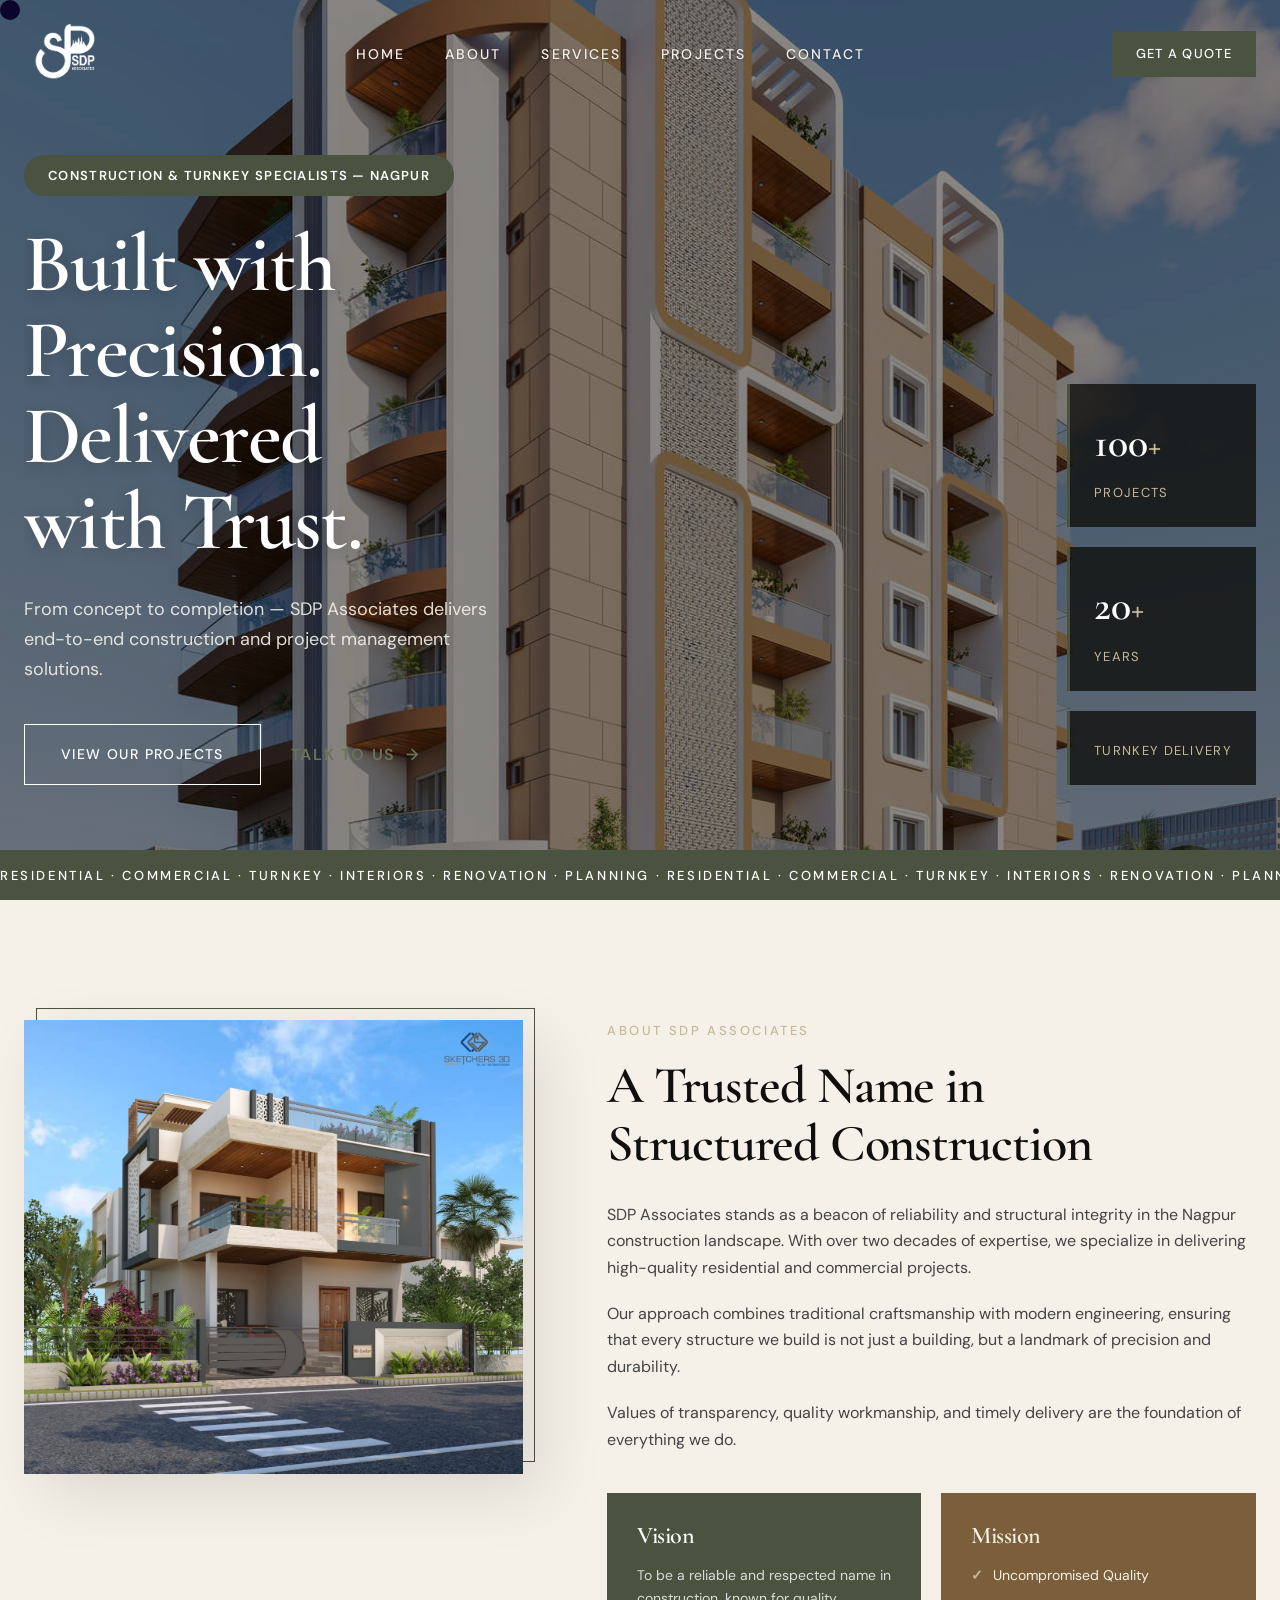
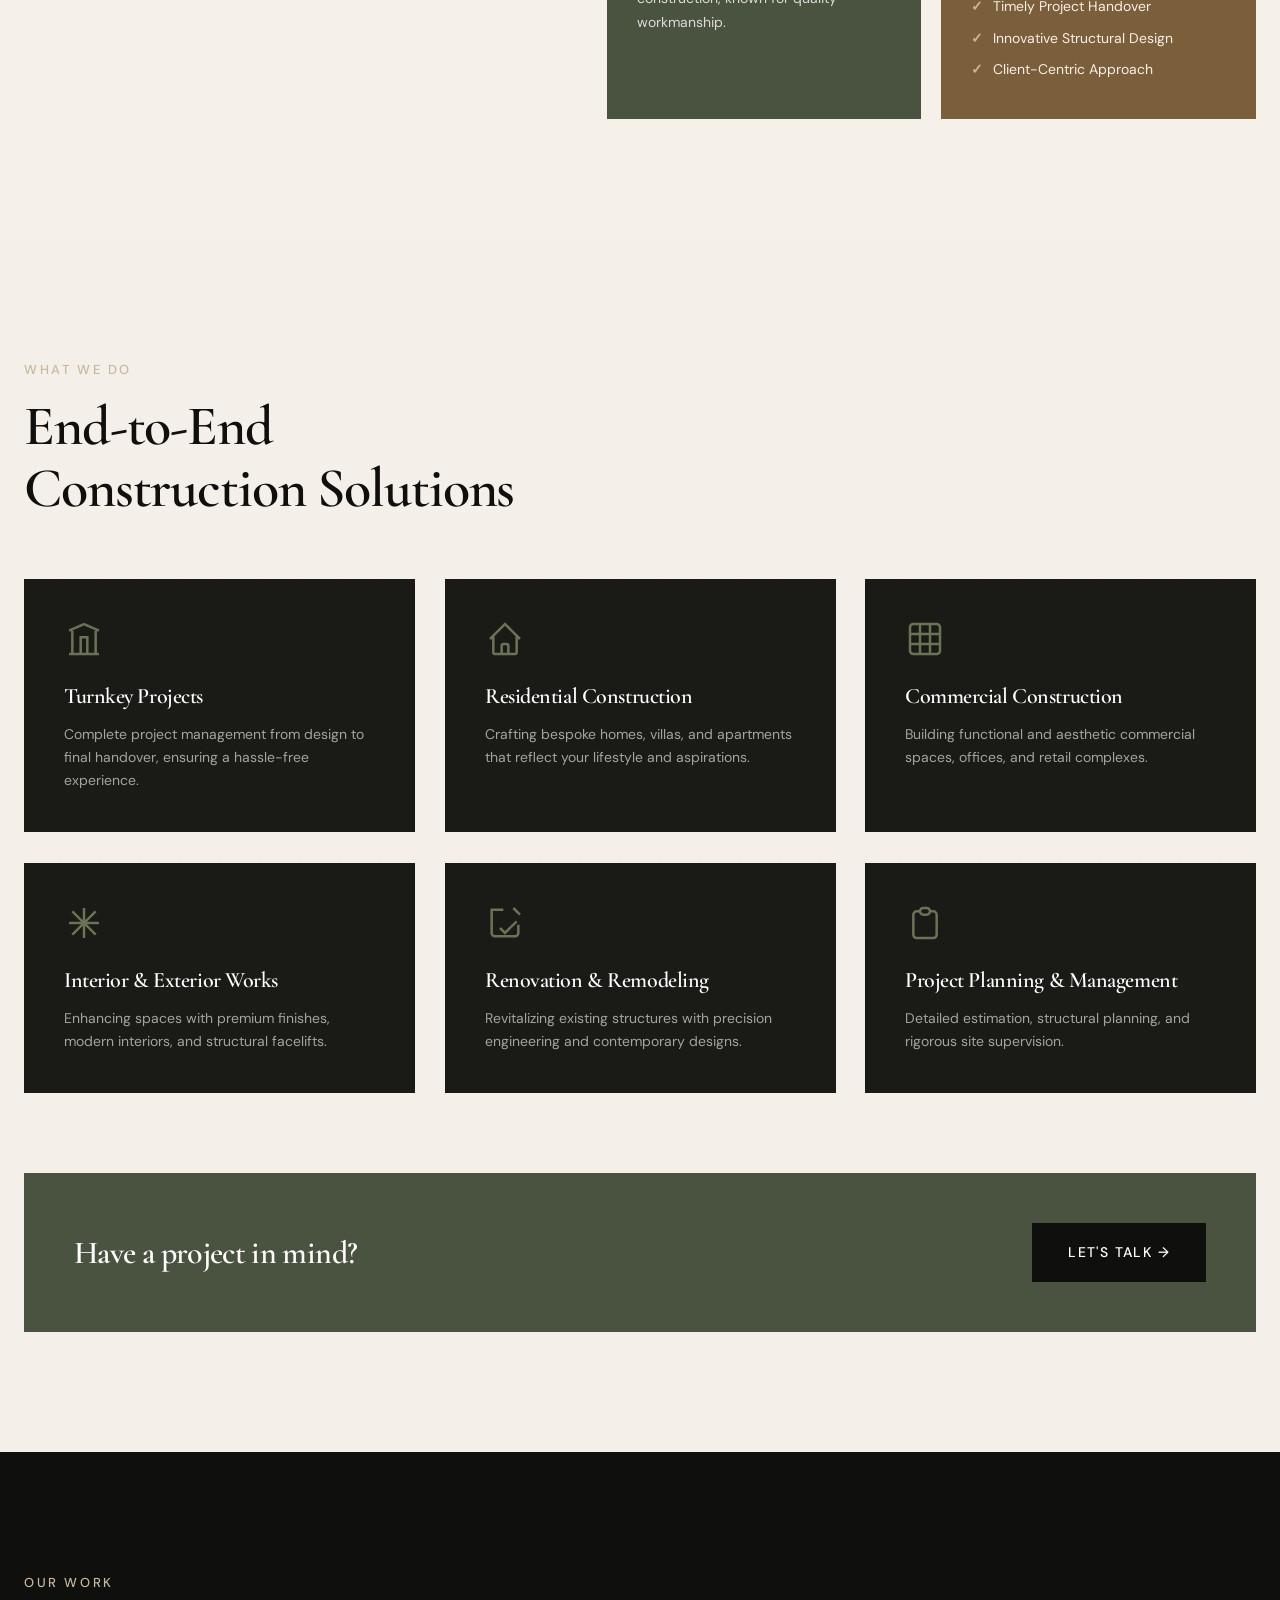
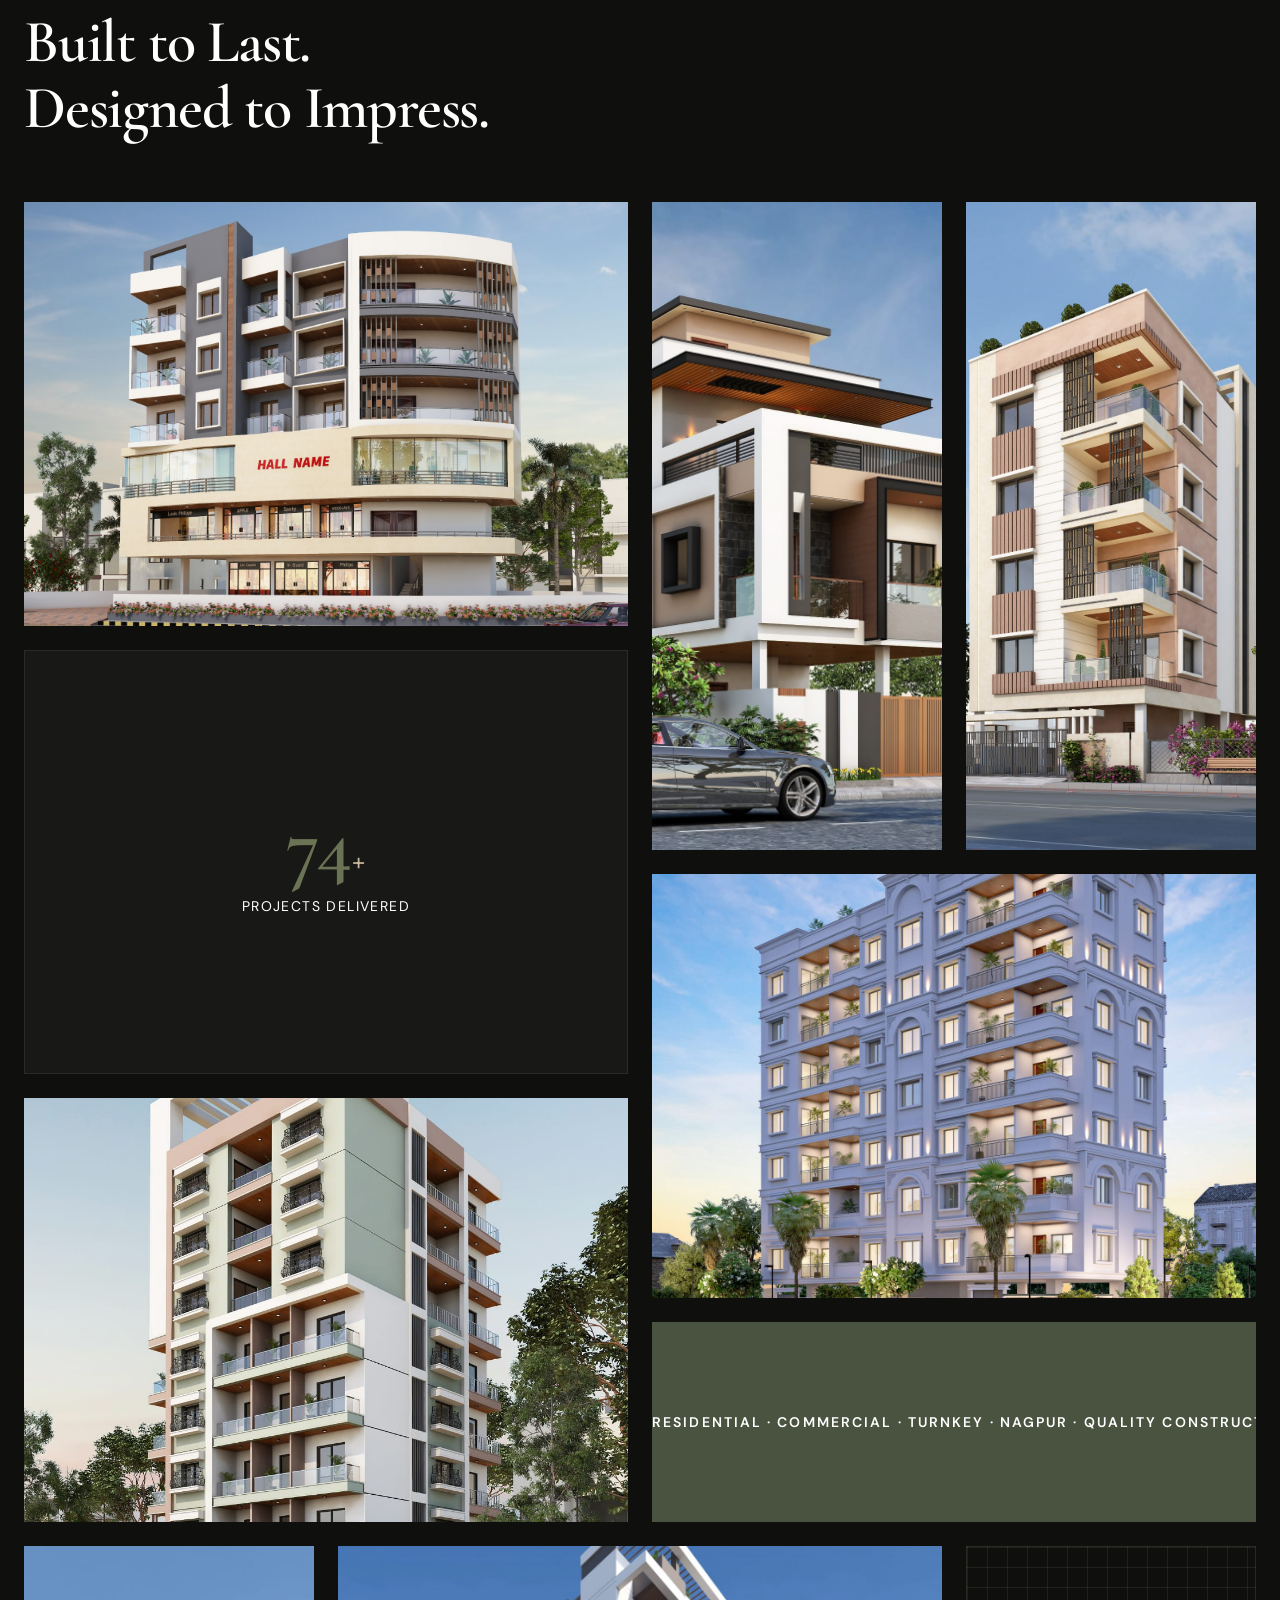
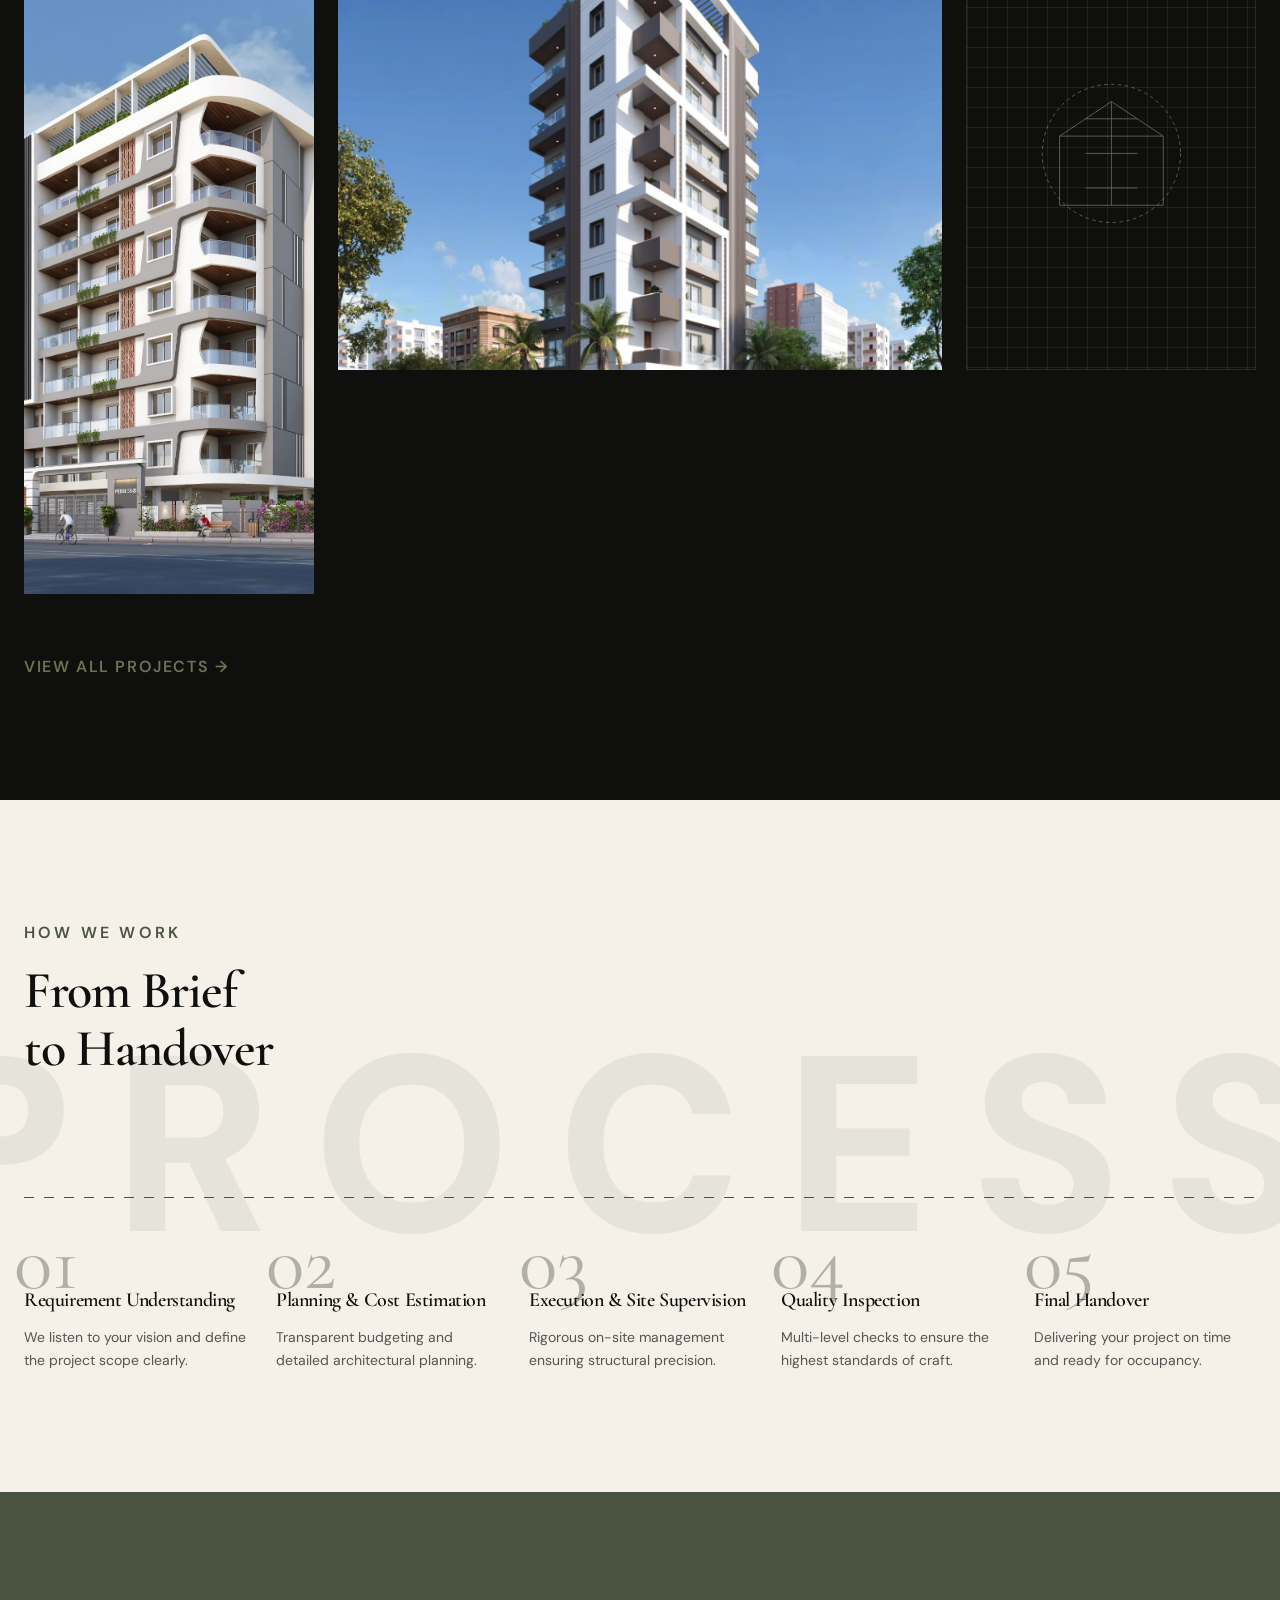
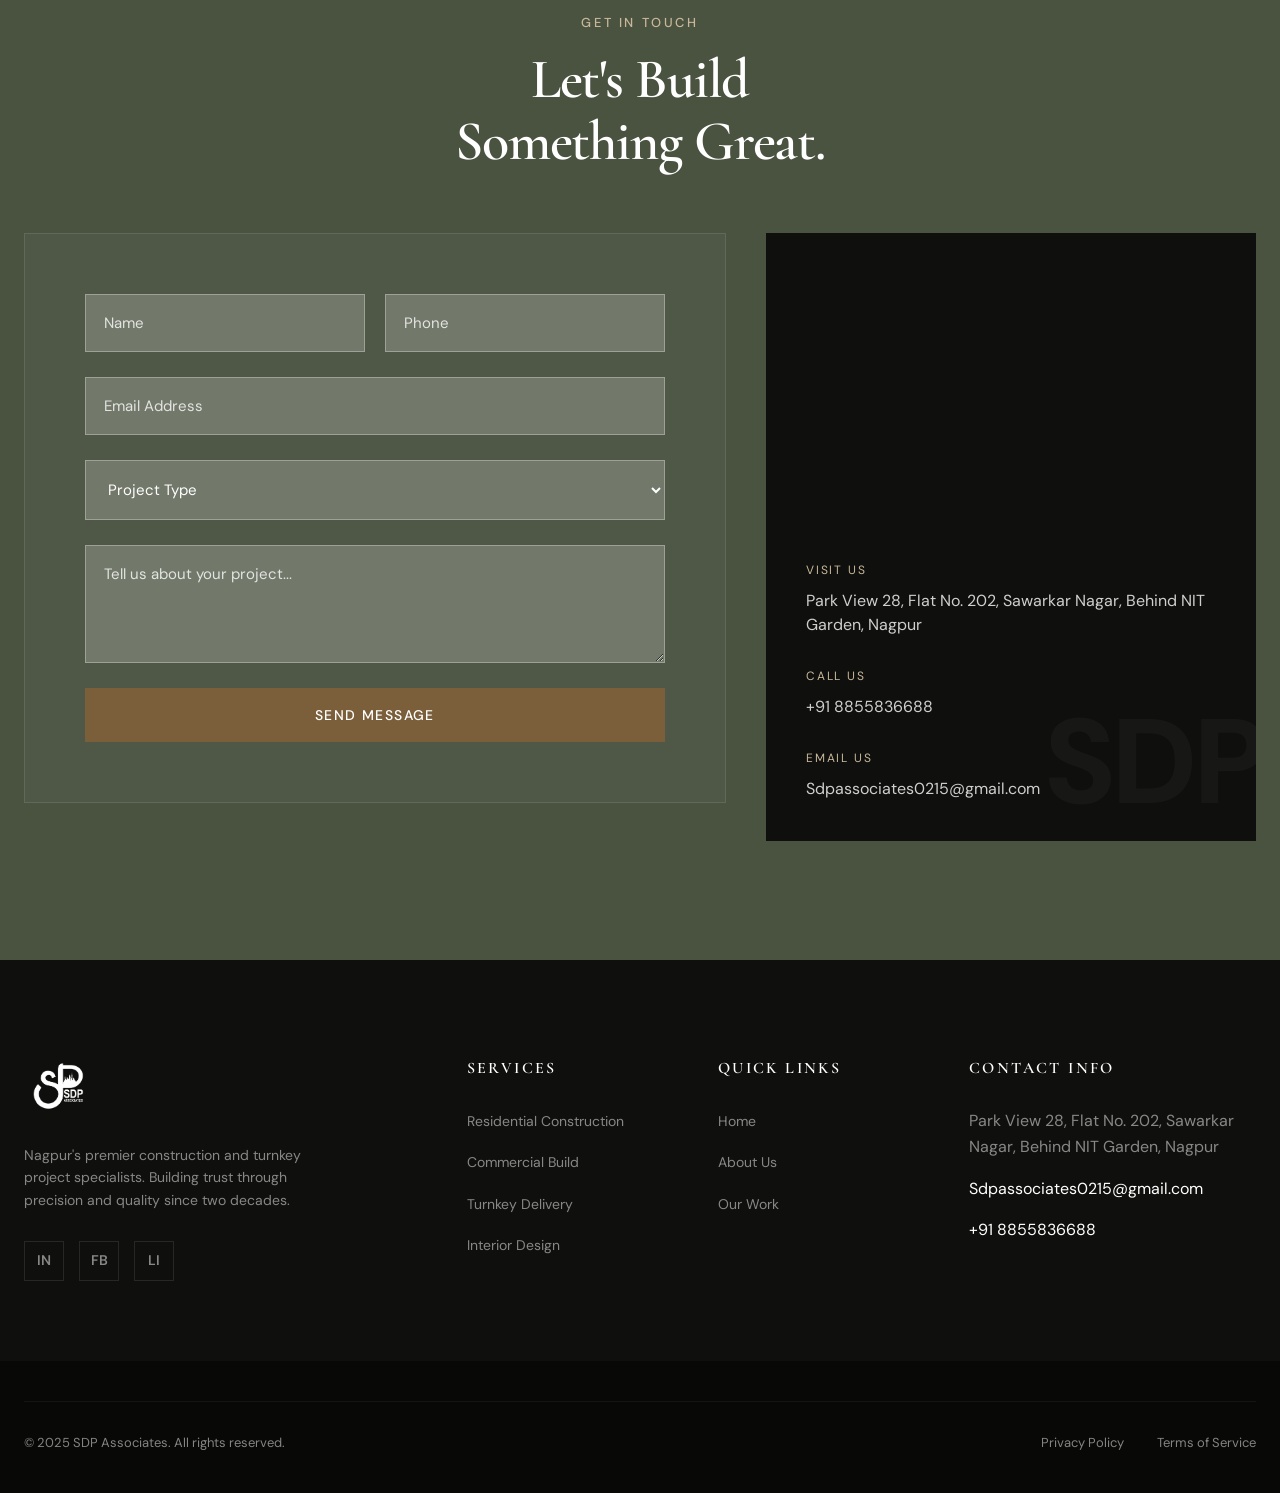
<file: index.html>
<!DOCTYPE html>
<html lang="en">
<head>
    <meta charset="UTF-8">
    <meta name="viewport" content="width=device-width, initial-scale=1.0">
    <title>SDP Associates | Construction & Turnkey Specialists Nagpur</title>
    <meta name="description" content="SDP Associates - Nagpur's leading construction and turnkey project specialist firm. Built with precision, delivered with trust.">
    
    <!-- Google Fonts -->
    <link rel="preconnect" href="https://fonts.googleapis.com">
    <link rel="preconnect" href="https://fonts.gstatic.com" crossorigin>
    <link href="https://fonts.googleapis.com/css2?family=Cormorant+Garamond:ital,wght@0,300;0,400;0,600;1,400&family=DM+Sans:wght@400;500;700&display=swap" rel="stylesheet">
    
    <!-- Styles -->
    <link rel="stylesheet" href="assets/css/style.css">

    <!-- Favicons -->
    <link rel="apple-touch-icon" sizes="180x180" href="assets/img/apple-touch-icon.png">
    <link rel="icon" type="image/png" sizes="32x32" href="assets/img/favicon-32x32.png">
    <link rel="icon" type="image/png" sizes="16x16" href="assets/img/favicon-16x16.png">
</head>
<body>
    <div class="custom-cursor"></div>

    <!-- [1] NAVIGATION -->
        <nav class="navbar">
        <div class="container nav-content">
            <div class="logo">
                <a href="index.html"><img src="assets/img/logo.png" alt="SDP Associates Logo"></a>
            </div>
            <ul class="nav-links">
                <li><a href="index.html#home">Home</a></li>
                <li><a href="about.html">About</a></li>
                <li><a href="services.html">Services</a></li>
                <li><a href="projects.html">Projects</a></li>
                <li><a href="index.html#contact">Contact</a></li>
            </ul>
            <a href="index.html#contact" class="btn btn-primary cta-btn">Get a Quote</a>
            <div class="mobile-menu-btn">
                <span></span>
                <span></span>
            </div>
        </div>
    </nav>

    <main>
        <!-- [2] HERO SECTION -->
        <section id="home" class="hero">
            <div class="hero-bg">
                <img src="assets/img/projects/PEBBLES 21.jpg" alt="Architectural Render">
                <div class="hero-overlay"></div>
            </div>
            <div class="container hero-content">
                <div class="hero-text-block">
                    <span class="overline hero-badge">Construction & Turnkey Specialists — Nagpur</span>
                    <h1>Built with <br><span class="italic">Precision.</span><br>Delivered <br>with Trust.</h1>
                    <p class="subhead">From concept to completion — SDP Associates delivers end-to-end construction and project management solutions.</p>
                    <div class="hero-ctas">
                        <a href="#projects" class="btn btn-outline">View Our Projects</a>
                        <a href="#contact" class="text-link">Talk to Us <span class="arrow">→</span></a>
                    </div>
                </div>
                <div class="hero-stats">
                    <div class="stat-card">
                        <span class="stat-number" data-target="100">0</span><span class="stat-plus">+</span>
                        <span class="stat-label">Projects</span>
                    </div>
                    <div class="stat-card">
                        <span class="stat-number" data-target="20">0</span><span class="stat-plus">+</span>
                        <span class="stat-label">Years</span>
                    </div>
                    <div class="stat-card">
                        <span class="stat-label">Turnkey Delivery</span>
                    </div>
                </div>
            </div>
            <div class="hero-ticker">
                <div class="ticker-content">
                    <span>RESIDENTIAL · COMMERCIAL · TURNKEY · INTERIORS · RENOVATION · PLANNING · </span>
                    <span>RESIDENTIAL · COMMERCIAL · TURNKEY · INTERIORS · RENOVATION · PLANNING · </span>
                </div>
            </div>
        </section>

        <!-- [3] ABOUT SECTION -->
        <section id="about" class="about">
            <div class="container grid">
                <div class="about-image-col">
                    <div class="image-wrapper reveal-left">
                        <img src="assets/img/projects/LONKAR ELEVATION.jpg.jpeg" alt="Dufare View Elevation">
                        <div class="image-frame"></div>
                    </div>
                </div>
                <div class="about-text-col reveal-right">
                    <span class="overline">About SDP Associates</span>
                    <h2>A Trusted Name in <br>Structured Construction</h2>
                    <p>SDP Associates stands as a beacon of reliability and structural integrity in the Nagpur construction landscape. With over two decades of expertise, we specialize in delivering high-quality residential and commercial projects.</p>
                    <p>Our approach combines traditional craftsmanship with modern engineering, ensuring that every structure we build is not just a building, but a landmark of precision and durability.</p>
                    <p>Values of transparency, quality workmanship, and timely delivery are the foundation of everything we do.</p>
                    
                    <div class="about-callouts">
                        <div class="vision-box">
                            <h3>Vision</h3>
                            <p>To be a reliable and respected name in construction, known for quality workmanship.</p>
                        </div>
                        <div class="mission-box">
                            <h3>Mission</h3>
                            <ul>
                                <li><span>✓</span> Uncompromised Quality</li>
                                <li><span>✓</span> Timely Project Handover</li>
                                <li><span>✓</span> Innovative Structural Design</li>
                                <li><span>✓</span> Client-Centric Approach</li>
                            </ul>
                        </div>
                    </div>
                </div>
            </div>
        </section>

        <!-- [4] SERVICES SECTION -->
        <section id="services" class="services">
            <div class="container">
                <div class="services-header reveal-up">
                    <span class="overline">What We Do</span>
                    <h2>End-to-End <br>Construction Solutions</h2>
                </div>
                <div class="services-grid grid">
                    <!-- Service 1 -->
                    <div class="service-card reveal-up">
                        <div class="service-icon">
                            <svg viewBox="0 0 24 24" fill="none" stroke="currentColor" stroke-width="1.5">
                                <path d="M3 21h18M3 7l9-4 9 4M5 7v14M19 7v14M10 21V11h4v10" />
                            </svg>
                        </div>
                        <h3>Turnkey Projects</h3>
                        <p>Complete project management from design to final handover, ensuring a hassle-free experience.</p>
                    </div>
                    <!-- Service 2 -->
                    <div class="service-card reveal-up" style="transition-delay: 0.1s;">
                        <div class="service-icon">
                            <svg viewBox="0 0 24 24" fill="none" stroke="currentColor" stroke-width="1.5">
                                <path d="M3 12l2-2m0 0l7-7 7 7M5 10v10a1 1 0 001 1h3m10-11l2 2m-2-2v10a1 1 0 01-1 1h-3m-6 0a1 1 0 001-1v-4a1 1 0 011-1h2a1 1 0 011 1v4a1 1 0 001 1m-6 0h6" />
                            </svg>
                        </div>
                        <h3>Residential Construction</h3>
                        <p>Crafting bespoke homes, villas, and apartments that reflect your lifestyle and aspirations.</p>
                    </div>
                    <!-- Service 3 -->
                    <div class="service-card reveal-up" style="transition-delay: 0.2s;">
                        <div class="service-icon">
                            <svg viewBox="0 0 24 24" fill="none" stroke="currentColor" stroke-width="1.5">
                                <rect x="3" y="3" width="18" height="18" rx="2" />
                                <path d="M9 3v18M15 3v18M3 9h18M3 15h18" />
                            </svg>
                        </div>
                        <h3>Commercial Construction</h3>
                        <p>Building functional and aesthetic commercial spaces, offices, and retail complexes.</p>
                    </div>
                    <!-- Service 4 -->
                    <div class="service-card reveal-up">
                        <div class="service-icon">
                            <svg viewBox="0 0 24 24" fill="none" stroke="currentColor" stroke-width="1.5">
                                <path d="M12 3v18M3 12h18M5 5l14 14M19 5L5 19" />
                            </svg>
                        </div>
                        <h3>Interior & Exterior Works</h3>
                        <p>Enhancing spaces with premium finishes, modern interiors, and structural facelifts.</p>
                    </div>
                    <!-- Service 5 -->
                    <div class="service-card reveal-up" style="transition-delay: 0.1s;">
                        <div class="service-icon">
                            <svg viewBox="0 0 24 24" fill="none" stroke="currentColor" stroke-width="1.5">
                                <path d="M11 4H4v14a2 2 0 002 2h12a2 2 0 002-2v-5M9 15l3 3 7-7M17 3l4 4" />
                            </svg>
                        </div>
                        <h3>Renovation & Remodeling</h3>
                        <p>Revitalizing existing structures with precision engineering and contemporary designs.</p>
                    </div>
                    <!-- Service 6 -->
                    <div class="service-card reveal-up" style="transition-delay: 0.2s;">
                        <div class="service-icon">
                            <svg viewBox="0 0 24 24" fill="none" stroke="currentColor" stroke-width="1.5">
                                <path d="M9 5H7a2 2 0 00-2 2v12a2 2 0 002 2h10a2 2 0 002-2V7a2 2 0 00-2-2h-2M9 5a2 2 0 002 2h2a2 2 0 002-2M9 5a2 2 0 012-2h2a2 2 0 012 2" />
                            </svg>
                        </div>
                        <h3>Project Planning & Management</h3>
                        <p>Detailed estimation, structural planning, and rigorous site supervision.</p>
                    </div>
                </div>
                <div class="services-cta-strip reveal-up">
                    <h3>Have a project in mind?</h3>
                    <a href="#contact" class="btn btn-dark">Let's Talk →</a>
                </div>
            </div>
        </section>

        <!-- [5] PROJECTS GALLERY -->
        <section id="projects" class="projects">
            <div class="container">
                <div class="projects-header reveal-up">
                    <span class="overline">Our Work</span>
                    <h2>Built to Last. <br>Designed to Impress.</h2>
                </div>
                <div class="projects-masonry">
                    <!-- Row 1 -->
                    <a href="project-skyraa-one.html" class="project-item landscape reveal-up">
                        <img src="assets/img/projects/SKYRAA ONE.jpg.jpeg" alt="Skyraa One">
                        <div class="project-overlay">
                            <h3>Skyraa One</h3>
                            <span>High-Rise / Turnkey</span>
                        </div>
                    </a>
                    <a href="project-dufare-view.html" class="project-item portrait reveal-up">
                        <img src="assets/img/projects/DUFARE VIEW.jpg.jpeg" alt="Dufare View">
                        <div class="project-overlay">
                            <h3>Dufare View</h3>
                            <span>Residential / Villa</span>
                        </div>
                    </a>
                    <a href="project-panke-pratap-nagar.html" class="project-item portrait reveal-up">
                        <img src="assets/img/projects/PANKE PRATAP NAGAR.jpeg" alt="Panke Pratap Nagar">
                        <div class="project-overlay">
                            <h3>Panke Pratap Nagar</h3>
                            <span>Residential / Apartment</span>
                        </div>
                    </a>

                    <!-- Row 3 - Fill Gap 1 -->
                    <div class="project-filler stats-card reveal-up" style="grid-column: span 6; grid-row: span 2;">
                        <div class="filler-content">
                            <span class="stat-number" data-target="100">0</span><span class="stat-plus">+</span>
                            <span class="stat-label">Projects Delivered</span>
                        </div>
                    </div>
                    <a href="project-pebbles-19.html" class="project-item landscape reveal-up">
                        <img src="assets/img/projects/pebbles19.jpg" alt="Pebbles 19">
                        <div class="project-overlay">
                            <h3>Pebbles 19</h3>
                            <span>Mid-Rise Series</span>
                        </div>
                    </a>

                    <!-- Row 5 - Fill Gap 2 -->
                    <a href="project-vastushilp-2.html" class="project-item landscape reveal-up">
                        <img src="assets/img/projects/VASTUSHILP-2.jpg.jpeg" alt="Vastushilp 2">
                        <div class="project-overlay">
                            <h3>Vastushilp 2</h3>
                            <span>Commercial / Mixed</span>
                        </div>
                    </a>
                    <div class="project-filler ticker-filler reveal-up" style="grid-column: span 6; grid-row: span 1;">
                        <div class="ticker-wrap">
                            <div class="ticker-move">
                                <span>RESIDENTIAL · COMMERCIAL · TURNKEY · NAGPUR · QUALITY CONSTRUCTION · </span>
                                <span>RESIDENTIAL · COMMERCIAL · TURNKEY · NAGPUR · QUALITY CONSTRUCTION · </span>
                            </div>
                        </div>
                    </div>

                    <!-- Row 6 -->
                    <a href="project-pebbles-20.html" class="project-item portrait reveal-up">
                        <img src="assets/img/projects/PEBBLES 20.jpeg" alt="Pebbles 20">
                        <div class="project-overlay">
                            <h3>Pebbles 20</h3>
                            <span>Residential / Complex</span>
                        </div>
                    </a>
                    <a href="project-vastushilp-3.html" class="project-item landscape reveal-up">
                        <img src="assets/img/projects/VASTUSHILP-3.jpg.jpeg" alt="Vastushilp 3">
                        <div class="project-overlay">
                            <h3>Vastushilp 3</h3>
                            <span>Commercial / Mixed</span>
                        </div>
                    </a>

                    <!-- Fill Gap 3 -->
                    <div class="project-filler blueprint-filler reveal-up" style="grid-column: span 3; grid-row: span 2;">
                        <div class="blueprint-graphic">
                            <svg viewBox="0 0 100 100" fill="none" stroke="currentColor" stroke-width="0.5">
                                <path d="M20 80V40L50 20L80 40V80H20Z" />
                                <path d="M20 40H80M50 20V80M35 30L65 30M35 50L65 50M35 70L65 70" />
                                <circle cx="50" cy="50" r="40" stroke-dasharray="2 2" />
                            </svg>
                        </div>
                    </div>
                </div>
                <div class="projects-footer reveal-up">
                    <a href="projects.html" class="text-link">View All Projects →</a>
                </div>
            </div>
        </section>

        <!-- [6] PROCESS SECTION -->
        <section id="process" class="process">
            <div class="process-watermark">PROCESS</div>
            <div class="container">
                <div class="process-header reveal-up">
                    <span class="overline">How We Work</span>
                    <h2>From Brief <br>to Handover</h2>
                </div>
                <div class="process-timeline">
                    <div class="process-line"></div>
                    <div class="process-steps">
                        <div class="process-step reveal-up">
                            <span class="step-number">01</span>
                            <h3>Requirement Understanding</h3>
                            <p>We listen to your vision and define the project scope clearly.</p>
                        </div>
                        <div class="process-step reveal-up">
                            <span class="step-number">02</span>
                            <h3>Planning & Cost Estimation</h3>
                            <p>Transparent budgeting and detailed architectural planning.</p>
                        </div>
                        <div class="process-step reveal-up">
                            <span class="step-number">03</span>
                            <h3>Execution & Site Supervision</h3>
                            <p>Rigorous on-site management ensuring structural precision.</p>
                        </div>
                        <div class="process-step reveal-up">
                            <span class="step-number">04</span>
                            <h3>Quality Inspection</h3>
                            <p>Multi-level checks to ensure the highest standards of craft.</p>
                        </div>
                        <div class="process-step reveal-up">
                            <span class="step-number">05</span>
                            <h3>Final Handover</h3>
                            <p>Delivering your project on time and ready for occupancy.</p>
                        </div>
                    </div>
                </div>
            </div>
        </section>

        <section id="contact" class="contact">
            <div class="container contact-wrapper">
                <div class="contact-header reveal-up">
                    <span class="overline" style="color: var(--accent-tan);">Get in Touch</span>
                    <h2>Let's Build <br>Something Great.</h2>
                </div>
                
                <div class="contact-grid">
                    <div class="contact-form-card reveal-left">
                        <form id="contact-form">
                            <div class="form-row">
                                <div class="form-group">
                                    <input type="text" id="name" placeholder="Name" required>
                                </div>
                                <div class="form-group">
                                    <input type="tel" id="phone" placeholder="Phone" required>
                                </div>
                            </div>
                            <div class="form-group">
                                <input type="email" id="email" placeholder="Email Address" required>
                            </div>
                            <div class="form-group">
                                <select id="project-type" required>
                                    <option value="" disabled selected>Project Type</option>
                                    <option value="residential">Residential Construction</option>
                                    <option value="commercial">Commercial Construction</option>
                                    <option value="turnkey">Turnkey Project</option>
                                    <option value="renovation">Renovation & Remodeling</option>
                                </select>
                            </div>
                            <div class="form-group">
                                <textarea id="message" placeholder="Tell us about your project..." rows="4"></textarea>
                            </div>
                            <button type="submit" class="btn btn-secondary btn-full">Send Message</button>
                        </form>
                    </div>
                    
                    <div class="contact-details-card reveal-right">
                        <div class="map-container">
                            <iframe src="https://www.google.com/maps/embed?pb=!1m18!1m12!1m3!1d3722.0079505839753!2d79.0679363!3d21.1122492!2m3!1f0!2f0!3f0!3m2!1i1024!2i768!4f13.1!3m3!1m2!1s0x3bd4bf7dd7dcaa89%3A0x445a05e540ae8ffa!2sSDP%20ASSOCIATES!5e0!3m2!1sen!2sin!4v1777662279170!5m2!1sen!2sin" width="100%" height="250" style="border:0;" allowfullscreen="" loading="lazy" referrerpolicy="no-referrer-when-downgrade"></iframe>
                        </div>
                        <div class="info-grid">
                            <div class="info-item">
                                <span class="info-label">Visit Us</span>
                                <p>Park View 28, Flat No. 202, Sawarkar Nagar, Behind NIT Garden, Nagpur</p>
                            </div>
                            <div class="info-item">
                                <span class="info-label">Call Us</span>
                                <p>+91 8855836688</p>
                            </div>
                            <div class="info-item">
                                <span class="info-label">Email Us</span>
                                <p>Sdpassociates0215@gmail.com</p>
                            </div>
                        </div>
                        <div class="sdp-watermark-small">SDP</div>
                    </div>
                </div>
            </div>
        </section>
    </main>

    <!-- [8] FOOTER -->
    <footer class="footer">
        <div class="container footer-grid">
            <div class="footer-col brand-col">
                <img src="assets/img/logo.png" alt="SDP Associates Logo" class="footer-logo">
                <p class="footer-desc">Nagpur's premier construction and turnkey project specialists. Building trust through precision and quality since two decades.</p>
                <div class="social-links">
                    <a href="#" class="social-icon">IN</a>
                    <a href="#" class="social-icon">FB</a>
                    <a href="#" class="social-icon">LI</a>
                </div>
            </div>
            
            <div class="footer-col links-col">
                <h4>Services</h4>
                <ul>
                    <li><a href="services.html">Residential Construction</a></li>
                    <li><a href="services.html">Commercial Build</a></li>
                    <li><a href="services.html">Turnkey Delivery</a></li>
                    <li><a href="services.html">Interior Design</a></li>
                </ul>
            </div>
            
            <div class="footer-col links-col">
                <h4>Quick Links</h4>
                <ul>
                    <li><a href="index.html#home">Home</a></li>
                    <li><a href="about.html">About Us</a></li>
                    <li><a href="projects.html">Our Work</a></li>
                </ul>
            </div>
            
            <div class="footer-col contact-col">
                <h4>Contact Info</h4>
                <p>Park View 28, Flat No. 202, Sawarkar Nagar, Behind NIT Garden, Nagpur</p>
                <p class="contact-link">Sdpassociates0215@gmail.com</p>
                <p class="contact-link">+91 8855836688</p>
            </div>
        </div>
        <div class="footer-bottom">
            <div class="container">
                <div class="footer-divider"></div>
                <div class="footer-bottom-content">
                    <p>&copy; 2025 SDP Associates. All rights reserved.</p>
                    <div class="footer-legal">
                        <a href="#">Privacy Policy</a>
                        <a href="#">Terms of Service</a>
                    </div>
                </div>
            </div>
        </div>
    </footer>

    <!-- Scripts -->
    <script src="assets/js/script.js"></script>
</body>
</html>
</file>
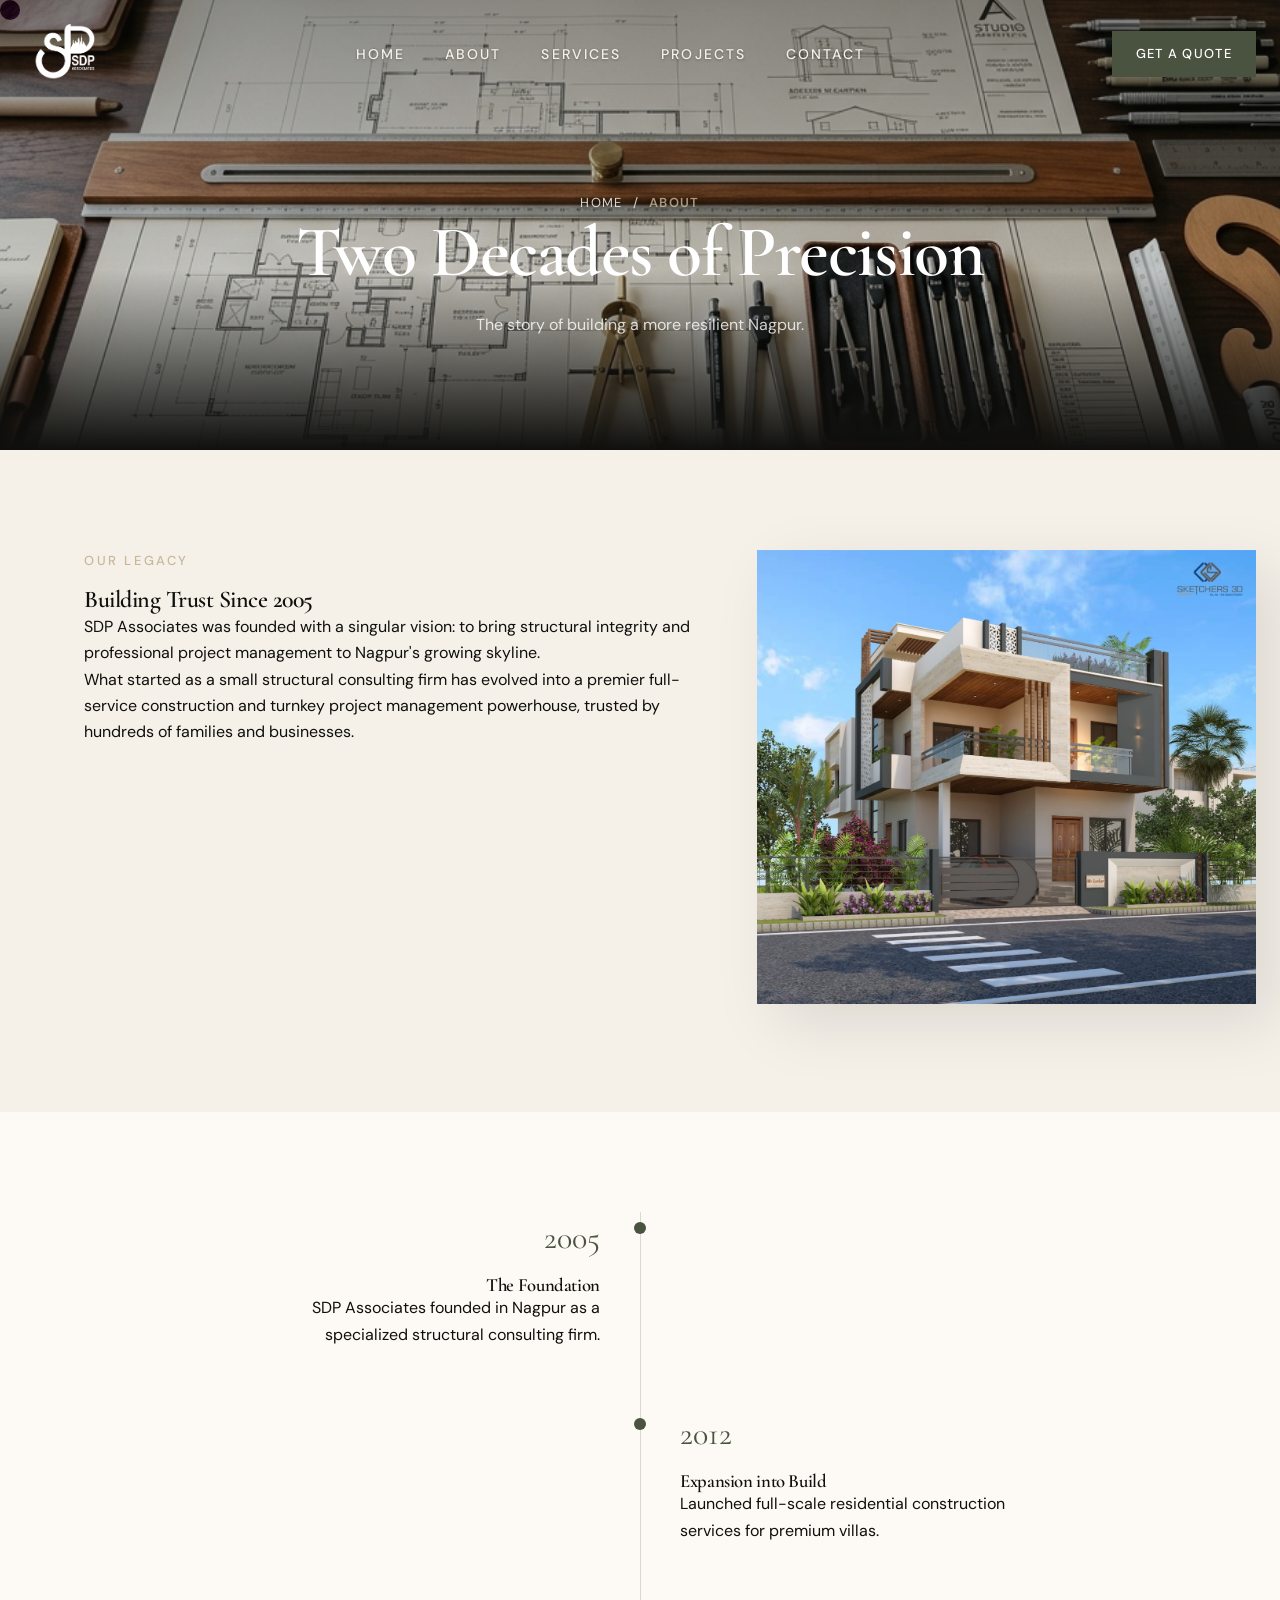
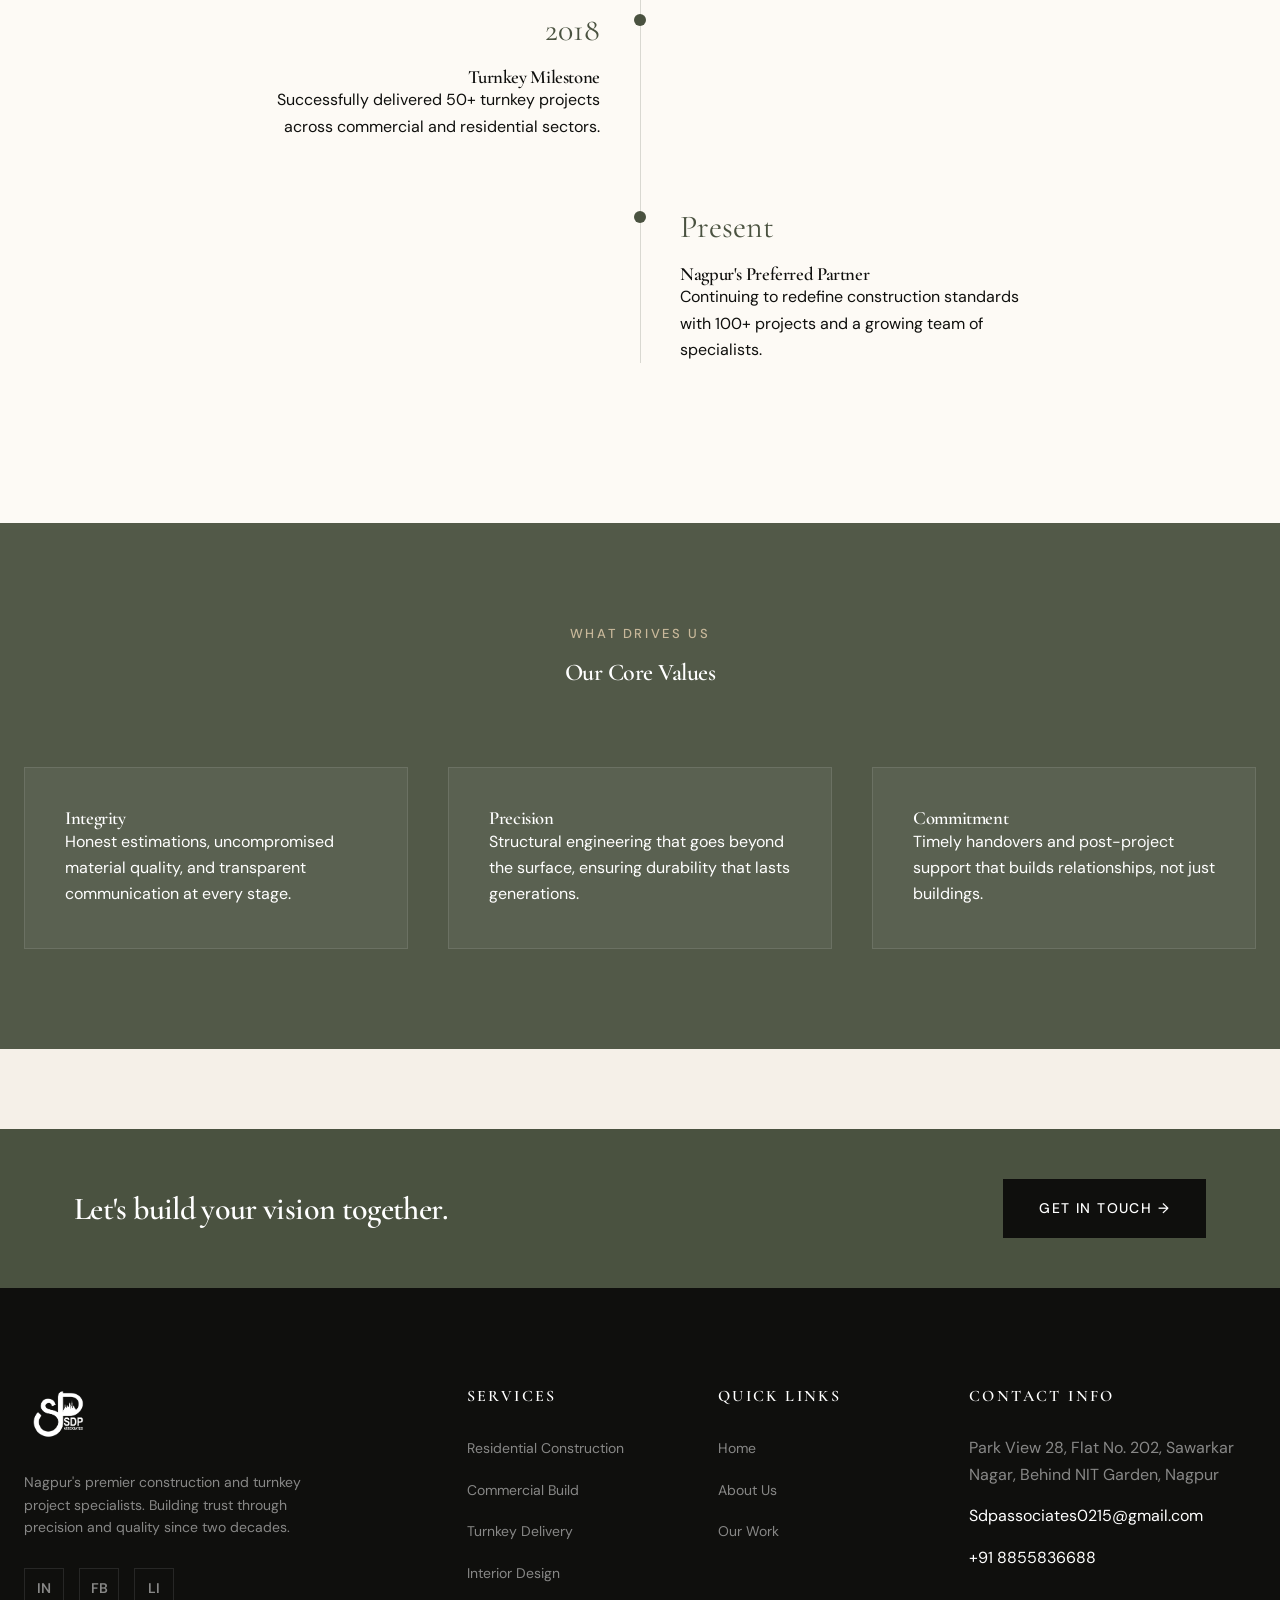
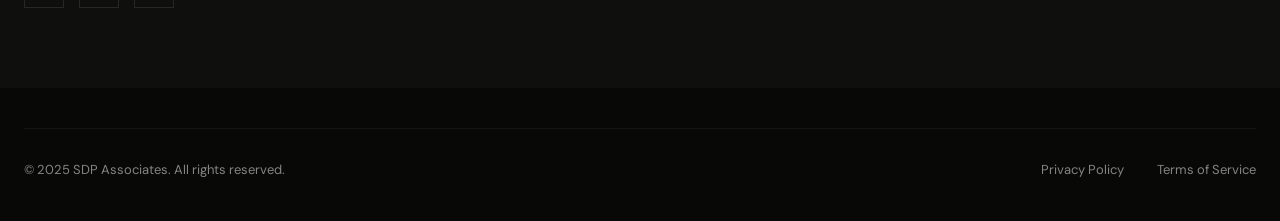
<file: about.html>
<!DOCTYPE html>
<html lang="en">
<head>
    <meta charset="UTF-8">
    <meta name="viewport" content="width=device-width, initial-scale=1.0">
    <title>About Us | SDP Associates | Nagpur</title>
    <meta name="description" content="Discover the story, mission, and values of SDP Associates. Nagpur's trusted construction firm with over 20 years of experience.">
    
    <!-- Google Fonts -->
    <link rel="preconnect" href="https://fonts.googleapis.com">
    <link rel="preconnect" href="https://fonts.gstatic.com" crossorigin>
    <link href="https://fonts.googleapis.com/css2?family=Cormorant+Garamond:ital,wght@0,300;0,400;0,600;1,400&family=DM+Sans:wght@400;500;700&display=swap" rel="stylesheet">
    
    <!-- Styles -->
    <link rel="stylesheet" href="assets/css/style.css">
    <link rel="stylesheet" href="assets/css/shared.css">
    <style>
        .timeline-section {
            padding: 100px 0;
            background: #fdfaf5;
        }
        .timeline {
            position: relative;
            max-width: 900px;
            margin: 0 auto;
        }
        .timeline::before {
            content: '';
            position: absolute;
            top: 0; left: 50%;
            width: 1px; height: 100%;
            background: var(--primary-olive);
            opacity: 0.2;
        }
        .timeline-item {
            margin-bottom: 60px;
            position: relative;
            width: 50%;
            padding: 0 40px;
        }
        .timeline-item:nth-child(odd) { left: 0; text-align: right; }
        .timeline-item:nth-child(even) { left: 50%; text-align: left; }
        .timeline-year {
            font-family: var(--font-heading);
            font-size: 32px;
            color: var(--primary-olive);
            margin-bottom: 10px;
        }
        .timeline-dot {
            position: absolute;
            top: 10px;
            width: 12px; height: 12px;
            background: var(--primary-olive);
            border-radius: 50%;
            z-index: 2;
        }
        .timeline-item:nth-child(odd) .timeline-dot { right: -6px; }
        .timeline-item:nth-child(even) .timeline-dot { left: -6px; }
        
        .values-section {
            background-image: url('assets/img/about_accent.png');
            background-size: cover;
            background-attachment: fixed;
            position: relative;
            color: white;
        }
        .values-section::before {
            content: '';
            position: absolute;
            top: 0; left: 0; width: 100%; height: 100%;
            background: rgba(74, 82, 64, 0.95);
        }
        .values-grid {
            display: grid;
            grid-template-columns: repeat(3, 1fr);
            gap: 40px;
            position: relative;
            z-index: 2;
        }
        .value-card {
            background: rgba(255,255,255,0.05);
            padding: 40px;
            border: 1px solid rgba(255,255,255,0.1);
        }
        @media (max-width: 768px) {
            .timeline-item { width: 100%; padding-left: 30px; text-align: left !important; }
            .timeline::before { left: 0; }
            .timeline-item:nth-child(even) { left: 0; }
            .timeline-dot { left: -6px !important; }
            .values-grid { grid-template-columns: 1fr; }
        }
    </style>

    <!-- Favicons -->
    <link rel="apple-touch-icon" sizes="180x180" href="assets/img/apple-touch-icon.png">
    <link rel="icon" type="image/png" sizes="32x32" href="assets/img/favicon-32x32.png">
    <link rel="icon" type="image/png" sizes="16x16" href="assets/img/favicon-16x16.png">
</head>
<body>
    <div class="custom-cursor"></div>

    <!-- NAVIGATION -->
        <nav class="navbar">
        <div class="container nav-content">
            <div class="logo">
                <a href="index.html"><img src="assets/img/logo.png" alt="SDP Associates Logo"></a>
            </div>
            <ul class="nav-links">
                <li><a href="index.html#home">Home</a></li>
                <li><a href="about.html" class="active">About</a></li>
                <li><a href="services.html">Services</a></li>
                <li><a href="projects.html">Projects</a></li>
                <li><a href="index.html#contact">Contact</a></li>
            </ul>
            <a href="index.html#contact" class="btn btn-primary cta-btn">Get a Quote</a>
            <div class="mobile-menu-btn">
                <span></span>
                <span></span>
            </div>
        </div>
    </nav>

    <main>
        <!-- HERO SECTION -->
        <section class="inner-page-hero">
            <div class="inner-hero-bg">
                <img src="assets/img/about_hero.png" alt="About SDP Associates">
                <div class="hero-overlay"></div>
            </div>
            <div class="container inner-hero-content">
                <div class="breadcrumb">
                    <a href="index.html">Home</a> / <span>About</span>
                </div>
                <h1>Two Decades of Precision</h1>
                <p class="subhead" style="max-width: 600px; margin: 0 auto; opacity: 0.8;">The story of building a more resilient Nagpur.</p>
            </div>
        </section>

        <!-- STORY SECTION -->
        <section class="page-section">
            <div class="container">
                <div class="grid">
                    <div class="about-text-col reveal-up">
                        <span class="overline">Our Legacy</span>
                        <h2>Building Trust Since 2005</h2>
                        <p>SDP Associates was founded with a singular vision: to bring structural integrity and professional project management to Nagpur's growing skyline.</p>
                        <p>What started as a small structural consulting firm has evolved into a premier full-service construction and turnkey project management powerhouse, trusted by hundreds of families and businesses.</p>
                    </div>
                    <div class="about-image-col reveal-up">
                        <img src="assets/img/projects/LONKAR ELEVATION.jpg.jpeg" alt="SDP Legacy" style="width: 100%; box-shadow: 20px 20px 60px rgba(0,0,0,0.1);">
                    </div>
                </div>
            </div>
        </section>

        <!-- TIMELINE SECTION -->
        <section class="timeline-section">
            <div class="container">
                <div class="timeline">
                    <div class="timeline-item reveal-up">
                        <div class="timeline-dot"></div>
                        <div class="timeline-year">2005</div>
                        <h3>The Foundation</h3>
                        <p>SDP Associates founded in Nagpur as a specialized structural consulting firm.</p>
                    </div>
                    <div class="timeline-item reveal-up">
                        <div class="timeline-dot"></div>
                        <div class="timeline-year">2012</div>
                        <h3>Expansion into Build</h3>
                        <p>Launched full-scale residential construction services for premium villas.</p>
                    </div>
                    <div class="timeline-item reveal-up">
                        <div class="timeline-dot"></div>
                        <div class="timeline-year">2018</div>
                        <h3>Turnkey Milestone</h3>
                        <p>Successfully delivered 50+ turnkey projects across commercial and residential sectors.</p>
                    </div>
                    <div class="timeline-item reveal-up">
                        <div class="timeline-dot"></div>
                        <div class="timeline-year">Present</div>
                        <h3>Nagpur's Preferred Partner</h3>
                        <p>Continuing to redefine construction standards with 100+ projects and a growing team of specialists.</p>
                    </div>
                </div>
            </div>
        </section>

        <!-- VALUES SECTION -->
        <section class="values-section page-section">
            <div class="container">
                <div class="reveal-up" style="text-align: center; margin-bottom: 80px; position: relative; z-index: 2;">
                    <span class="overline" style="color: var(--accent-tan);">What Drives Us</span>
                    <h2 style="color: white;">Our Core Values</h2>
                </div>
                <div class="values-grid">
                    <div class="value-card reveal-up">
                        <h3>Integrity</h3>
                        <p>Honest estimations, uncompromised material quality, and transparent communication at every stage.</p>
                    </div>
                    <div class="value-card reveal-up" style="transition-delay: 0.1s;">
                        <h3>Precision</h3>
                        <p>Structural engineering that goes beyond the surface, ensuring durability that lasts generations.</p>
                    </div>
                    <div class="value-card reveal-up" style="transition-delay: 0.2s;">
                        <h3>Commitment</h3>
                        <p>Timely handovers and post-project support that builds relationships, not just buildings.</p>
                    </div>
                </div>
            </div>
        </section>

        <section class="services-cta-strip">
            <div class="container cta-strip-content">
                <h3 style="color: white; font-size: 32px; margin: 0;">Let's build your vision together.</h3>
                <a href="index.html#contact" class="btn btn-dark">Get in Touch →</a>
            </div>
        </section>
    </main>

    <!-- FOOTER -->
    <footer class="footer">
        <div class="container footer-grid">
            <div class="footer-col brand-col">
                <img src="assets/img/logo.png" alt="SDP Associates Logo" class="footer-logo">
                <p class="footer-desc">Nagpur's premier construction and turnkey project specialists. Building trust through precision and quality since two decades.</p>
                <div class="social-links">
                    <a href="#" class="social-icon">IN</a>
                    <a href="#" class="social-icon">FB</a>
                    <a href="#" class="social-icon">LI</a>
                </div>
            </div>
            
            <div class="footer-col links-col">
                <h4>Services</h4>
                <ul>
                    <li><a href="services.html">Residential Construction</a></li>
                    <li><a href="services.html">Commercial Build</a></li>
                    <li><a href="services.html">Turnkey Delivery</a></li>
                    <li><a href="services.html">Interior Design</a></li>
                </ul>
            </div>
            
            <div class="footer-col links-col">
                <h4>Quick Links</h4>
                <ul>
                    <li><a href="index.html#home">Home</a></li>
                    <li><a href="about.html">About Us</a></li>
                    <li><a href="projects.html">Our Work</a></li>
                </ul>
            </div>
            
            <div class="footer-col contact-col">
                <h4>Contact Info</h4>
                <p>Park View 28, Flat No. 202, Sawarkar Nagar, Behind NIT Garden, Nagpur</p>
                <p class="contact-link">Sdpassociates0215@gmail.com</p>
                <p class="contact-link">+91 8855836688</p>
            </div>
        </div>
        <div class="footer-bottom">
            <div class="container">
                <div class="footer-divider"></div>
                <div class="footer-bottom-content">
                    <p>&copy; 2025 SDP Associates. All rights reserved.</p>
                    <div class="footer-legal">
                        <a href="#">Privacy Policy</a>
                        <a href="#">Terms of Service</a>
                    </div>
                </div>
            </div>
        </div>
    </footer>

    <!-- Scripts -->
    <script src="assets/js/shared.js"></script>
</body>
</html>
</file>
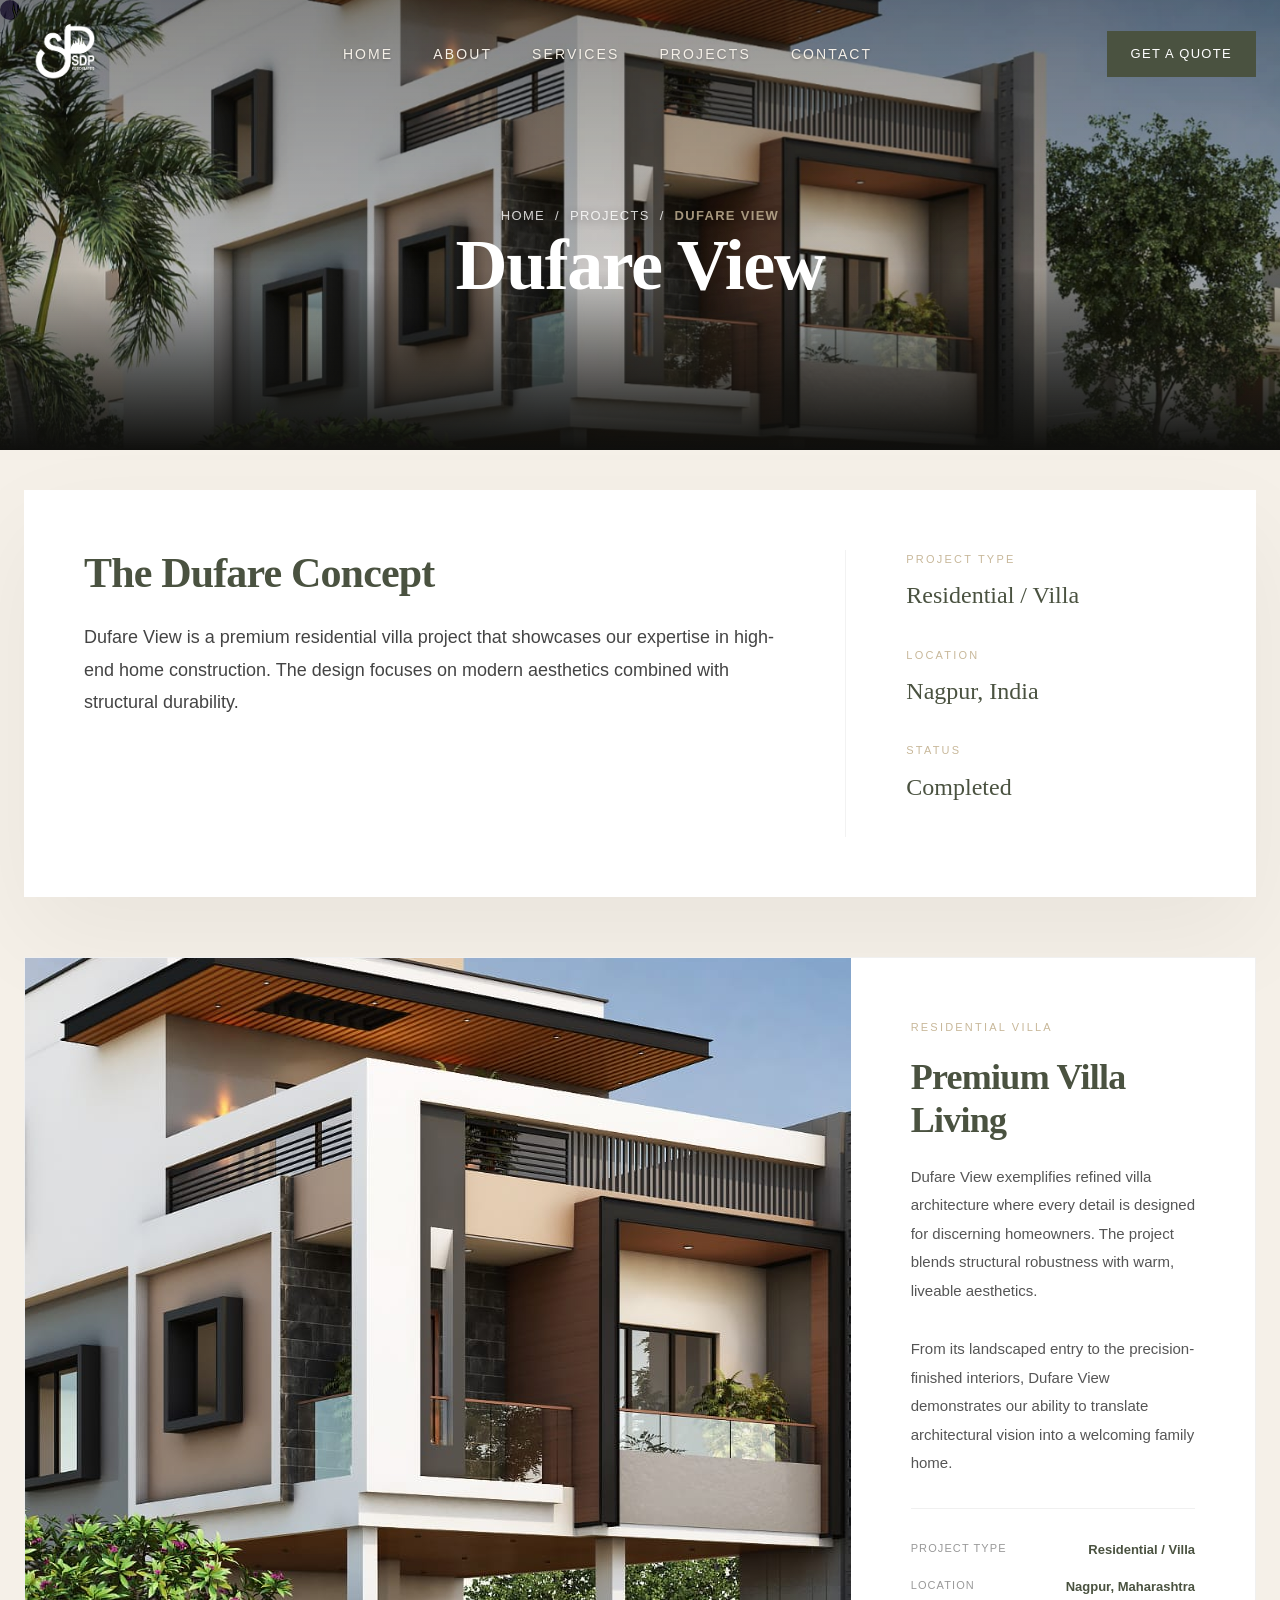
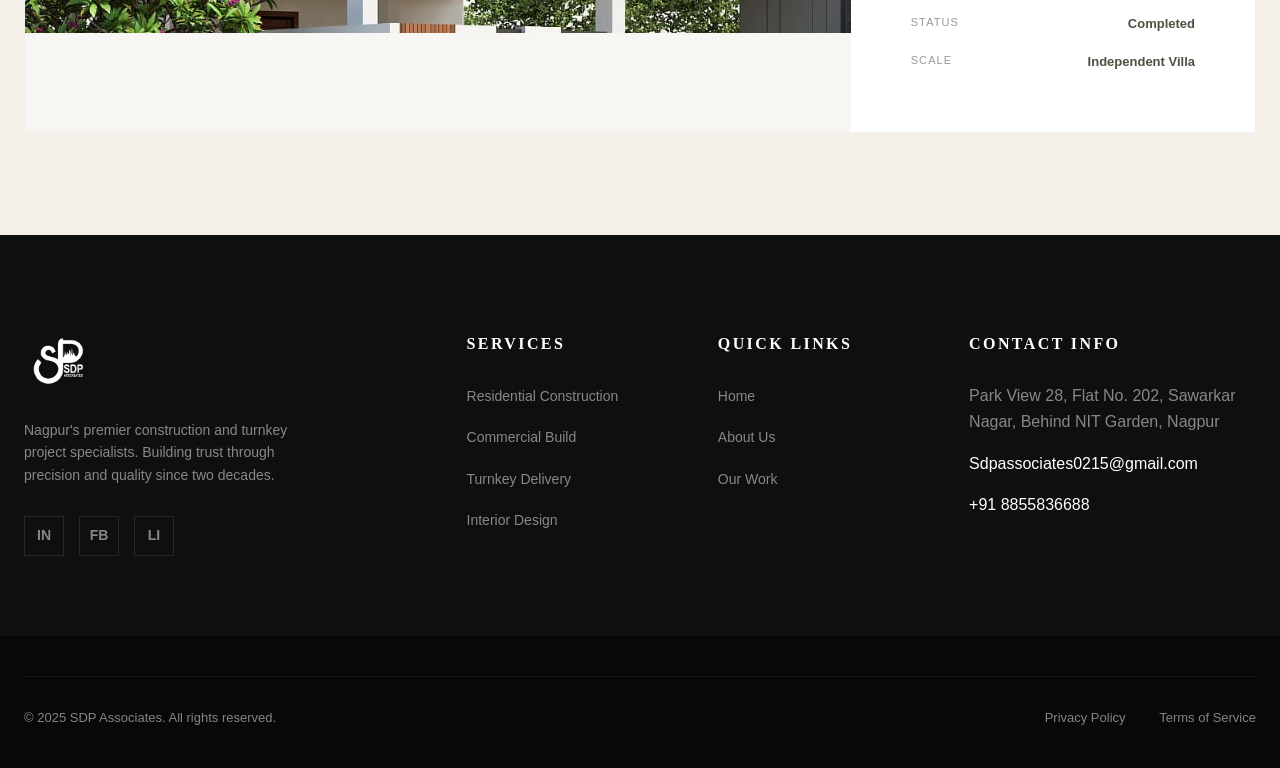
<file: project-dufare-view.html>
<!DOCTYPE html>
<html lang="en">
<head>
    <meta charset="UTF-8">
    <meta name="viewport" content="width=device-width, initial-scale=1.0">
    <title>Dufare View | Project Portfolio | SDP Associates</title>
    <!-- Styles -->
    <link rel="stylesheet" href="assets/css/style.css">
    <link rel="stylesheet" href="assets/css/shared.css">

    <!-- Favicons -->
    <link rel="apple-touch-icon" sizes="180x180" href="assets/img/apple-touch-icon.png">
    <link rel="icon" type="image/png" sizes="32x32" href="assets/img/favicon-32x32.png">
    <link rel="icon" type="image/png" sizes="16x16" href="assets/img/favicon-16x16.png">
</head>
<body>
    <div class="custom-cursor"></div>
        <nav class="navbar">
        <div class="container nav-content">
            <div class="logo">
                <a href="index.html"><img src="assets/img/logo.png" alt="SDP Associates Logo"></a>
            </div>
            <ul class="nav-links">
                <li><a href="index.html#home">Home</a></li>
                <li><a href="about.html">About</a></li>
                <li><a href="services.html">Services</a></li>
                <li><a href="projects.html" class="active">Projects</a></li>
                <li><a href="index.html#contact">Contact</a></li>
            </ul>
            <a href="index.html#contact" class="btn btn-primary cta-btn">Get a Quote</a>
            <div class="mobile-menu-btn">
                <span></span>
                <span></span>
            </div>
        </div>
    </nav>
    <main>
        <section class="inner-page-hero">
            <div class="inner-hero-bg">
                <img src="assets/img/projects/DUFARE VIEW.jpg.jpeg" alt="Dufare View">
                <div class="hero-overlay"></div>
            </div>
            <div class="container inner-hero-content">
                <div class="breadcrumb"><a href="index.html">Home</a> / <a href="projects.html">Projects</a> / <span>Dufare View</span></div>
                <h1>Dufare View</h1>
            </div>
        </section>
        <section class="page-section">
            <div class="container">
                <div class="project-detail-grid">
                    <div class="project-overview-header reveal-up">
                        <div class="project-info-main">
                            <h2>The Dufare Concept</h2>
                            <p class="project-desc">Dufare View is a premium residential villa project that showcases our expertise in high-end home construction. The design focuses on modern aesthetics combined with structural durability.</p>
                        </div>
                        <div class="project-specs-sidebar">
                            <div class="spec-item">
                                <label>Project Type</label>
                                <value>Residential / Villa</value>
                            </div>
                            <div class="spec-item">
                                <label>Location</label>
                                <value>Nagpur, India</value>
                            </div>
                            <div class="spec-item">
                                <label>Status</label>
                                <value>Completed</value>
                            </div>
                        </div>
                    </div>

                                        <div class="gallery-grid">
                        <div class="project-image-block reveal-up">
                            <div class="image-side">
                                <img src="assets/img/projects/DUFARE VIEW.jpg.jpeg" alt="Dufare View">
                            </div>
                            <div class="content-side">
                                <span class="content-tag">Residential Villa</span>
                                <h3>Premium Villa Living</h3>
                                <p>Dufare View exemplifies refined villa architecture where every detail is designed for discerning homeowners. The project blends structural robustness with warm, liveable aesthetics.</p>
                                <p>From its landscaped entry to the precision-finished interiors, Dufare View demonstrates our ability to translate architectural vision into a welcoming family home.</p>
                                <div class="content-specs">
                                    <div class="content-spec-row">
                                        <span>Project Type</span>
                                        <span>Residential / Villa</span>
                                    </div>
                                    <div class="content-spec-row">
                                        <span>Location</span>
                                        <span>Nagpur, Maharashtra</span>
                                    </div>
                                    <div class="content-spec-row">
                                        <span>Status</span>
                                        <span>Completed</span>
                                    </div>
                                    <div class="content-spec-row">
                                        <span>Scale</span>
                                        <span>Independent Villa</span>
                                    </div>
                                </div>
                            </div>
                        </div>
                    </div>
                </div>
            </div>
        </section>
    </main>
    <footer class="footer">
        <div class="container footer-grid">
            <div class="footer-col brand-col">
                <img src="assets/img/logo.png" alt="SDP Associates Logo" class="footer-logo">
                <p class="footer-desc">Nagpur's premier construction and turnkey project specialists. Building trust through precision and quality since two decades.</p>
                <div class="social-links">
                    <a href="#" class="social-icon">IN</a>
                    <a href="#" class="social-icon">FB</a>
                    <a href="#" class="social-icon">LI</a>
                </div>
            </div>
            
            <div class="footer-col links-col">
                <h4>Services</h4>
                <ul>
                    <li><a href="services.html">Residential Construction</a></li>
                    <li><a href="services.html">Commercial Build</a></li>
                    <li><a href="services.html">Turnkey Delivery</a></li>
                    <li><a href="services.html">Interior Design</a></li>
                </ul>
            </div>
            
            <div class="footer-col links-col">
                <h4>Quick Links</h4>
                <ul>
                    <li><a href="index.html#home">Home</a></li>
                    <li><a href="about.html">About Us</a></li>
                    <li><a href="projects.html">Our Work</a></li>
                </ul>
            </div>
            
            <div class="footer-col contact-col">
                <h4>Contact Info</h4>
                <p>Park View 28, Flat No. 202, Sawarkar Nagar, Behind NIT Garden, Nagpur</p>
                <p class="contact-link">Sdpassociates0215@gmail.com</p>
                <p class="contact-link">+91 8855836688</p>
            </div>
        </div>
        <div class="footer-bottom">
            <div class="container">
                <div class="footer-divider"></div>
                <div class="footer-bottom-content">
                    <p>&copy; 2025 SDP Associates. All rights reserved.</p>
                    <div class="footer-legal">
                        <a href="#">Privacy Policy</a>
                        <a href="#">Terms of Service</a>
                    </div>
                </div>
            </div>
        </div>
    </footer>
    <script src="assets/js/shared.js"></script>
</body>
</html>
</file>
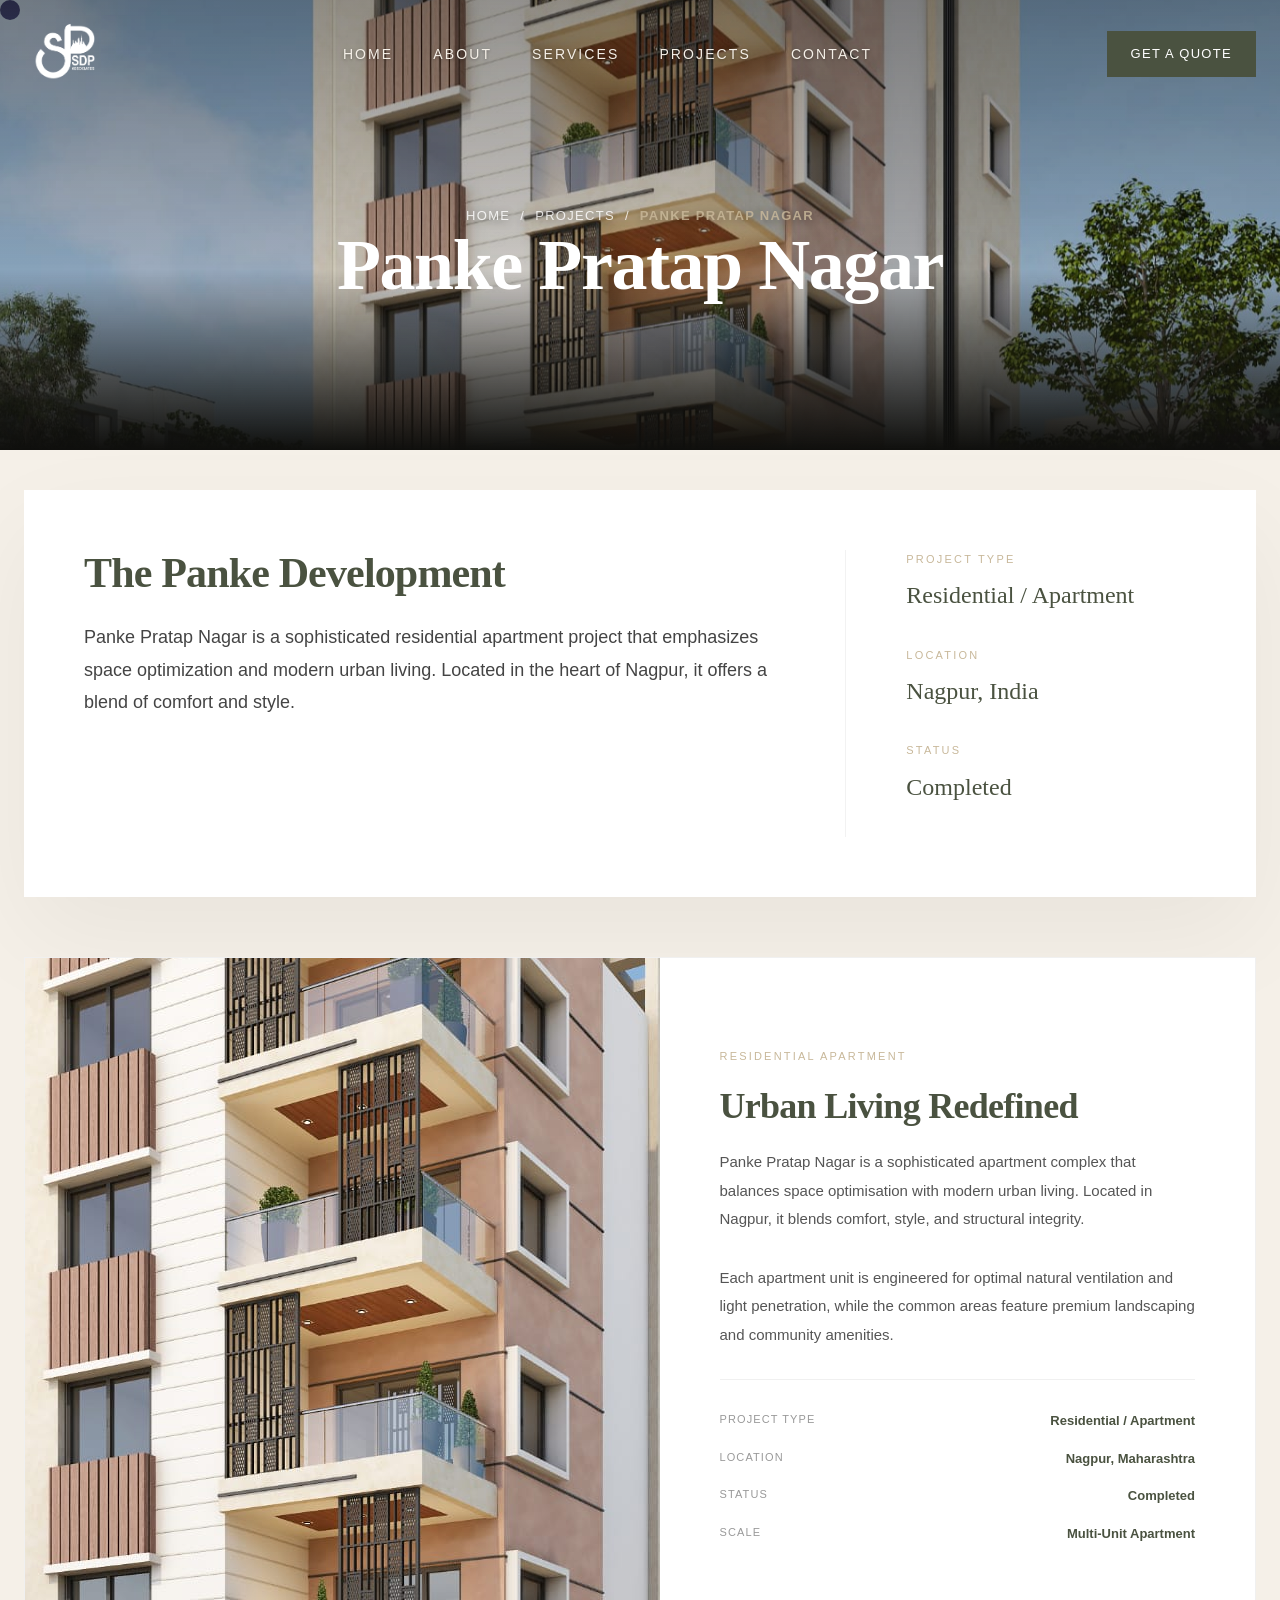
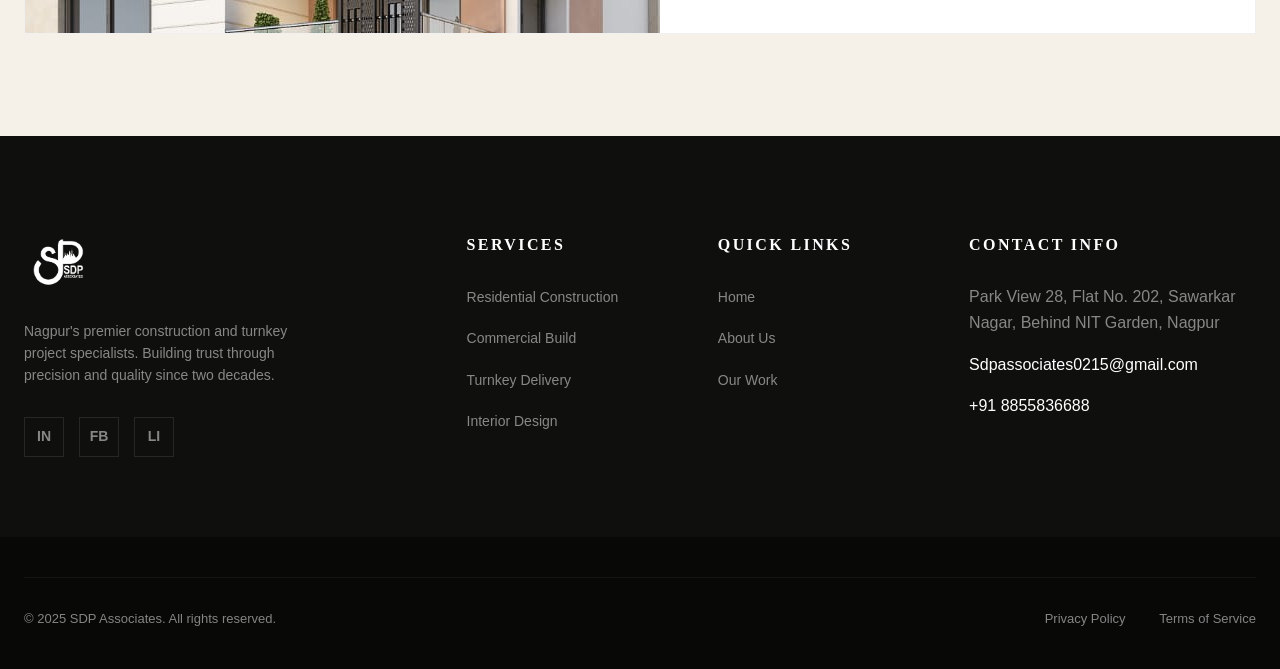
<file: project-panke-pratap-nagar.html>
<!DOCTYPE html>
<html lang="en">
<head>
    <meta charset="UTF-8">
    <meta name="viewport" content="width=device-width, initial-scale=1.0">
    <title>Panke Pratap Nagar | Project Portfolio | SDP Associates</title>
    <link rel="stylesheet" href="assets/css/style.css">
    <link rel="stylesheet" href="assets/css/shared.css">

    <!-- Favicons -->
    <link rel="apple-touch-icon" sizes="180x180" href="assets/img/apple-touch-icon.png">
    <link rel="icon" type="image/png" sizes="32x32" href="assets/img/favicon-32x32.png">
    <link rel="icon" type="image/png" sizes="16x16" href="assets/img/favicon-16x16.png">
</head>
<body>
    <div class="custom-cursor"></div>
        <nav class="navbar">
        <div class="container nav-content">
            <div class="logo">
                <a href="index.html"><img src="assets/img/logo.png" alt="SDP Associates Logo"></a>
            </div>
            <ul class="nav-links">
                <li><a href="index.html#home">Home</a></li>
                <li><a href="about.html">About</a></li>
                <li><a href="services.html">Services</a></li>
                <li><a href="projects.html" class="active">Projects</a></li>
                <li><a href="index.html#contact">Contact</a></li>
            </ul>
            <a href="index.html#contact" class="btn btn-primary cta-btn">Get a Quote</a>
            <div class="mobile-menu-btn">
                <span></span>
                <span></span>
            </div>
        </div>
    </nav>
    <main>
        <section class="inner-page-hero">
            <div class="inner-hero-bg">
                <img src="assets/img/projects/PANKE PRATAP NAGAR.jpeg" alt="Panke Pratap Nagar">
                <div class="hero-overlay"></div>
            </div>
            <div class="container inner-hero-content">
                <div class="breadcrumb"><a href="index.html">Home</a> / <a href="projects.html">Projects</a> / <span>Panke Pratap Nagar</span></div>
                <h1>Panke Pratap Nagar</h1>
            </div>
        </section>
        <section class="page-section">
            <div class="container">
                <div class="project-detail-grid">
                    <div class="project-overview-header reveal-up">
                        <div class="project-info-main">
                            <h2>The Panke Development</h2>
                            <p class="project-desc">Panke Pratap Nagar is a sophisticated residential apartment project that emphasizes space optimization and modern urban living. Located in the heart of Nagpur, it offers a blend of comfort and style.</p>
                        </div>
                        <div class="project-specs-sidebar">
                            <div class="spec-item">
                                <label>Project Type</label>
                                <value>Residential / Apartment</value>
                            </div>
                            <div class="spec-item">
                                <label>Location</label>
                                <value>Nagpur, India</value>
                            </div>
                            <div class="spec-item">
                                <label>Status</label>
                                <value>Completed</value>
                            </div>
                        </div>
                    </div>

                                        <div class="gallery-grid">
                        <div class="project-image-block reveal-up">
                            <div class="image-side">
                                <img src="assets/img/projects/PANKE PRATAP NAGAR.jpeg" alt="Panke Pratap Nagar">
                            </div>
                            <div class="content-side">
                                <span class="content-tag">Residential Apartment</span>
                                <h3>Urban Living Redefined</h3>
                                <p>Panke Pratap Nagar is a sophisticated apartment complex that balances space optimisation with modern urban living. Located in Nagpur, it blends comfort, style, and structural integrity.</p>
                                <p>Each apartment unit is engineered for optimal natural ventilation and light penetration, while the common areas feature premium landscaping and community amenities.</p>
                                <div class="content-specs">
                                    <div class="content-spec-row">
                                        <span>Project Type</span>
                                        <span>Residential / Apartment</span>
                                    </div>
                                    <div class="content-spec-row">
                                        <span>Location</span>
                                        <span>Nagpur, Maharashtra</span>
                                    </div>
                                    <div class="content-spec-row">
                                        <span>Status</span>
                                        <span>Completed</span>
                                    </div>
                                    <div class="content-spec-row">
                                        <span>Scale</span>
                                        <span>Multi-Unit Apartment</span>
                                    </div>
                                </div>
                            </div>
                        </div>
                    </div>
                </div>
            </div>
        </section>
    </main>
    <footer class="footer">
        <div class="container footer-grid">
            <div class="footer-col brand-col">
                <img src="assets/img/logo.png" alt="SDP Associates Logo" class="footer-logo">
                <p class="footer-desc">Nagpur's premier construction and turnkey project specialists. Building trust through precision and quality since two decades.</p>
                <div class="social-links">
                    <a href="#" class="social-icon">IN</a>
                    <a href="#" class="social-icon">FB</a>
                    <a href="#" class="social-icon">LI</a>
                </div>
            </div>
            
            <div class="footer-col links-col">
                <h4>Services</h4>
                <ul>
                    <li><a href="services.html">Residential Construction</a></li>
                    <li><a href="services.html">Commercial Build</a></li>
                    <li><a href="services.html">Turnkey Delivery</a></li>
                    <li><a href="services.html">Interior Design</a></li>
                </ul>
            </div>
            
            <div class="footer-col links-col">
                <h4>Quick Links</h4>
                <ul>
                    <li><a href="index.html#home">Home</a></li>
                    <li><a href="about.html">About Us</a></li>
                    <li><a href="projects.html">Our Work</a></li>
                </ul>
            </div>
            
            <div class="footer-col contact-col">
                <h4>Contact Info</h4>
                <p>Park View 28, Flat No. 202, Sawarkar Nagar, Behind NIT Garden, Nagpur</p>
                <p class="contact-link">Sdpassociates0215@gmail.com</p>
                <p class="contact-link">+91 8855836688</p>
            </div>
        </div>
        <div class="footer-bottom">
            <div class="container">
                <div class="footer-divider"></div>
                <div class="footer-bottom-content">
                    <p>&copy; 2025 SDP Associates. All rights reserved.</p>
                    <div class="footer-legal">
                        <a href="#">Privacy Policy</a>
                        <a href="#">Terms of Service</a>
                    </div>
                </div>
            </div>
        </div>
    </footer>
    <script src="assets/js/shared.js"></script>
</body>
</html>
</file>
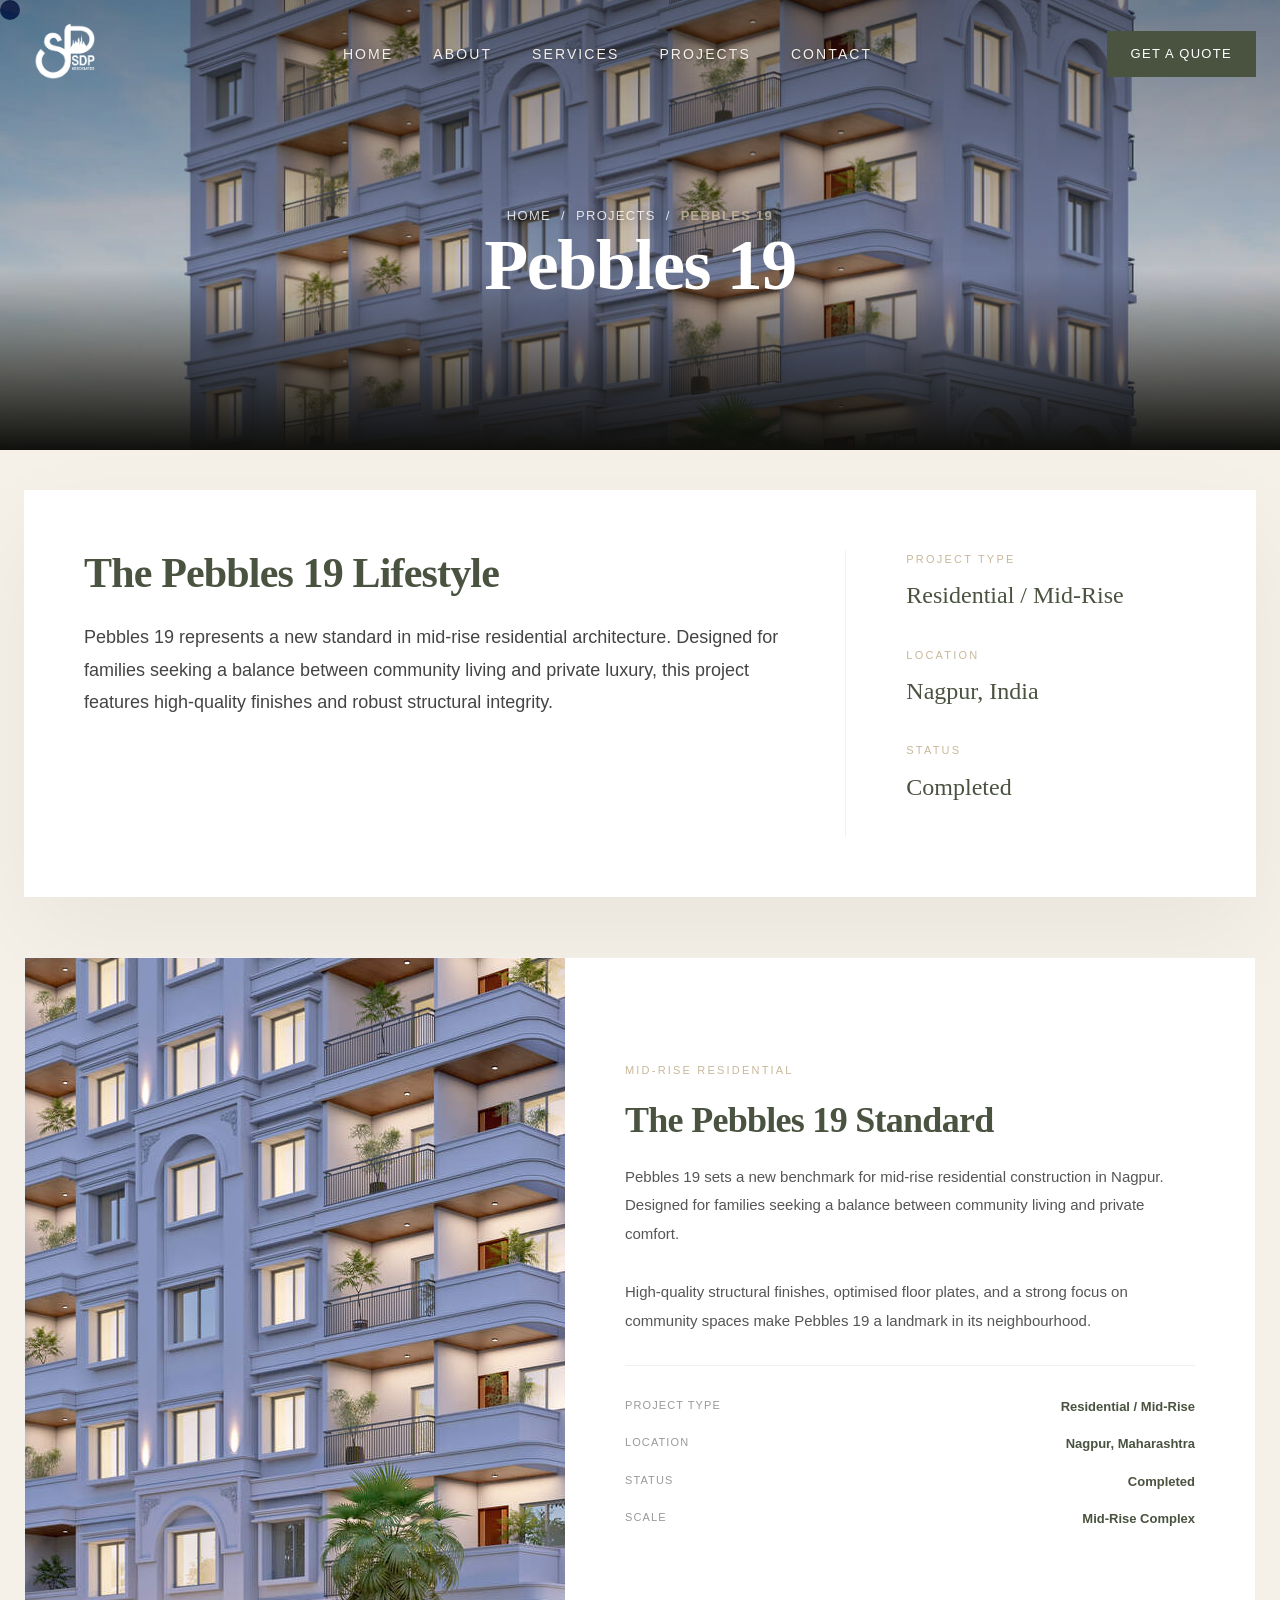
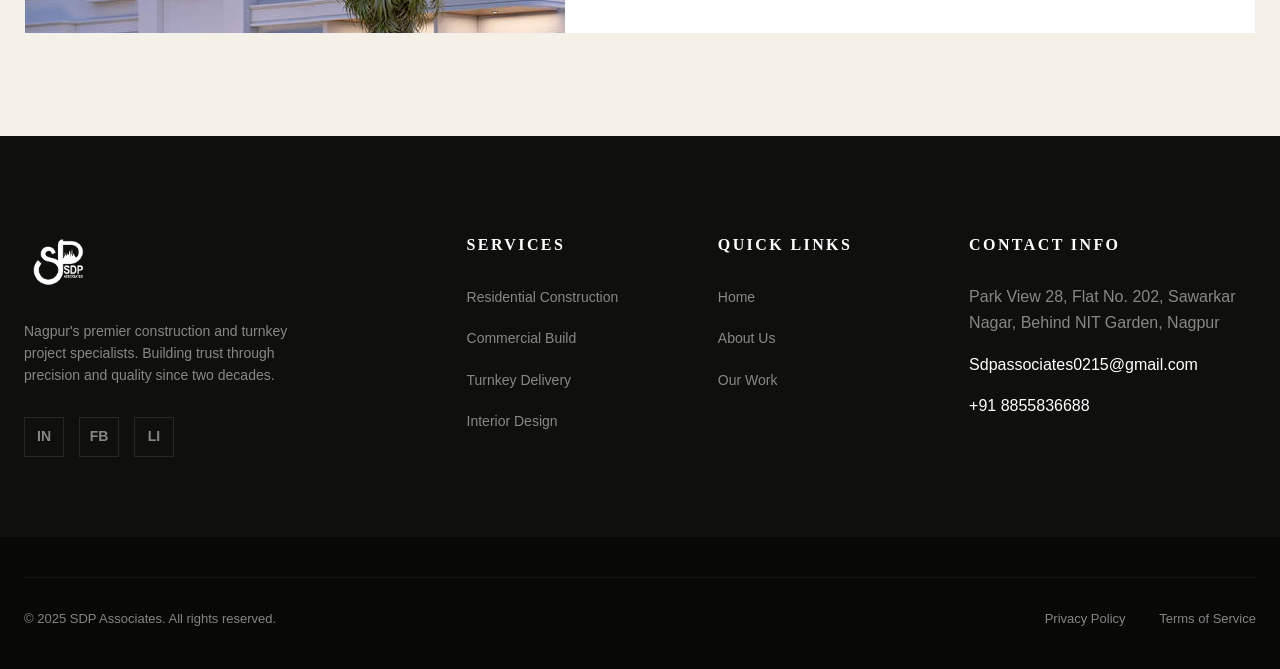
<file: project-pebbles-19.html>
<!DOCTYPE html>
<html lang="en">
<head>
    <meta charset="UTF-8">
    <meta name="viewport" content="width=device-width, initial-scale=1.0">
    <title>Pebbles 19 | Project Portfolio | SDP Associates</title>
    <link rel="stylesheet" href="assets/css/style.css">
    <link rel="stylesheet" href="assets/css/shared.css">

    <!-- Favicons -->
    <link rel="apple-touch-icon" sizes="180x180" href="assets/img/apple-touch-icon.png">
    <link rel="icon" type="image/png" sizes="32x32" href="assets/img/favicon-32x32.png">
    <link rel="icon" type="image/png" sizes="16x16" href="assets/img/favicon-16x16.png">
</head>
<body>
    <div class="custom-cursor"></div>
        <nav class="navbar">
        <div class="container nav-content">
            <div class="logo">
                <a href="index.html"><img src="assets/img/logo.png" alt="SDP Associates Logo"></a>
            </div>
            <ul class="nav-links">
                <li><a href="index.html#home">Home</a></li>
                <li><a href="about.html">About</a></li>
                <li><a href="services.html">Services</a></li>
                <li><a href="projects.html" class="active">Projects</a></li>
                <li><a href="index.html#contact">Contact</a></li>
            </ul>
            <a href="index.html#contact" class="btn btn-primary cta-btn">Get a Quote</a>
            <div class="mobile-menu-btn">
                <span></span>
                <span></span>
            </div>
        </div>
    </nav>
    <main>
        <section class="inner-page-hero">
            <div class="inner-hero-bg">
                <img src="assets/img/projects/pebbles19.jpg" alt="Pebbles 19">
                <div class="hero-overlay"></div>
            </div>
            <div class="container inner-hero-content">
                <div class="breadcrumb"><a href="index.html">Home</a> / <a href="projects.html">Projects</a> / <span>Pebbles 19</span></div>
                <h1>Pebbles 19</h1>
            </div>
        </section>
        <section class="page-section">
            <div class="container">
                <div class="project-detail-grid">
                    <div class="project-overview-header reveal-up">
                        <div class="project-info-main">
                            <h2>The Pebbles 19 Lifestyle</h2>
                            <p class="project-desc">Pebbles 19 represents a new standard in mid-rise residential architecture. Designed for families seeking a balance between community living and private luxury, this project features high-quality finishes and robust structural integrity.</p>
                        </div>
                        <div class="project-specs-sidebar">
                            <div class="spec-item">
                                <label>Project Type</label>
                                <value>Residential / Mid-Rise</value>
                            </div>
                            <div class="spec-item">
                                <label>Location</label>
                                <value>Nagpur, India</value>
                            </div>
                            <div class="spec-item">
                                <label>Status</label>
                                <value>Completed</value>
                            </div>
                        </div>
                    </div>

                                        <div class="gallery-grid">
                        <div class="project-image-block reveal-up">
                            <div class="image-side">
                                <img src="assets/img/projects/pebbles19.jpg" alt="Pebbles 19">
                            </div>
                            <div class="content-side">
                                <span class="content-tag">Mid-Rise Residential</span>
                                <h3>The Pebbles 19 Standard</h3>
                                <p>Pebbles 19 sets a new benchmark for mid-rise residential construction in Nagpur. Designed for families seeking a balance between community living and private comfort.</p>
                                <p>High-quality structural finishes, optimised floor plates, and a strong focus on community spaces make Pebbles 19 a landmark in its neighbourhood.</p>
                                <div class="content-specs">
                                    <div class="content-spec-row">
                                        <span>Project Type</span>
                                        <span>Residential / Mid-Rise</span>
                                    </div>
                                    <div class="content-spec-row">
                                        <span>Location</span>
                                        <span>Nagpur, Maharashtra</span>
                                    </div>
                                    <div class="content-spec-row">
                                        <span>Status</span>
                                        <span>Completed</span>
                                    </div>
                                    <div class="content-spec-row">
                                        <span>Scale</span>
                                        <span>Mid-Rise Complex</span>
                                    </div>
                                </div>
                            </div>
                        </div>
                    </div>
                </div>
            </div>
        </section>
    </main>
    <footer class="footer">
        <div class="container footer-grid">
            <div class="footer-col brand-col">
                <img src="assets/img/logo.png" alt="SDP Associates Logo" class="footer-logo">
                <p class="footer-desc">Nagpur's premier construction and turnkey project specialists. Building trust through precision and quality since two decades.</p>
                <div class="social-links">
                    <a href="#" class="social-icon">IN</a>
                    <a href="#" class="social-icon">FB</a>
                    <a href="#" class="social-icon">LI</a>
                </div>
            </div>
            
            <div class="footer-col links-col">
                <h4>Services</h4>
                <ul>
                    <li><a href="services.html">Residential Construction</a></li>
                    <li><a href="services.html">Commercial Build</a></li>
                    <li><a href="services.html">Turnkey Delivery</a></li>
                    <li><a href="services.html">Interior Design</a></li>
                </ul>
            </div>
            
            <div class="footer-col links-col">
                <h4>Quick Links</h4>
                <ul>
                    <li><a href="index.html#home">Home</a></li>
                    <li><a href="about.html">About Us</a></li>
                    <li><a href="projects.html">Our Work</a></li>
                </ul>
            </div>
            
            <div class="footer-col contact-col">
                <h4>Contact Info</h4>
                <p>Park View 28, Flat No. 202, Sawarkar Nagar, Behind NIT Garden, Nagpur</p>
                <p class="contact-link">Sdpassociates0215@gmail.com</p>
                <p class="contact-link">+91 8855836688</p>
            </div>
        </div>
        <div class="footer-bottom">
            <div class="container">
                <div class="footer-divider"></div>
                <div class="footer-bottom-content">
                    <p>&copy; 2025 SDP Associates. All rights reserved.</p>
                    <div class="footer-legal">
                        <a href="#">Privacy Policy</a>
                        <a href="#">Terms of Service</a>
                    </div>
                </div>
            </div>
        </div>
    </footer>
    <script src="assets/js/shared.js"></script>
</body>
</html>
</file>
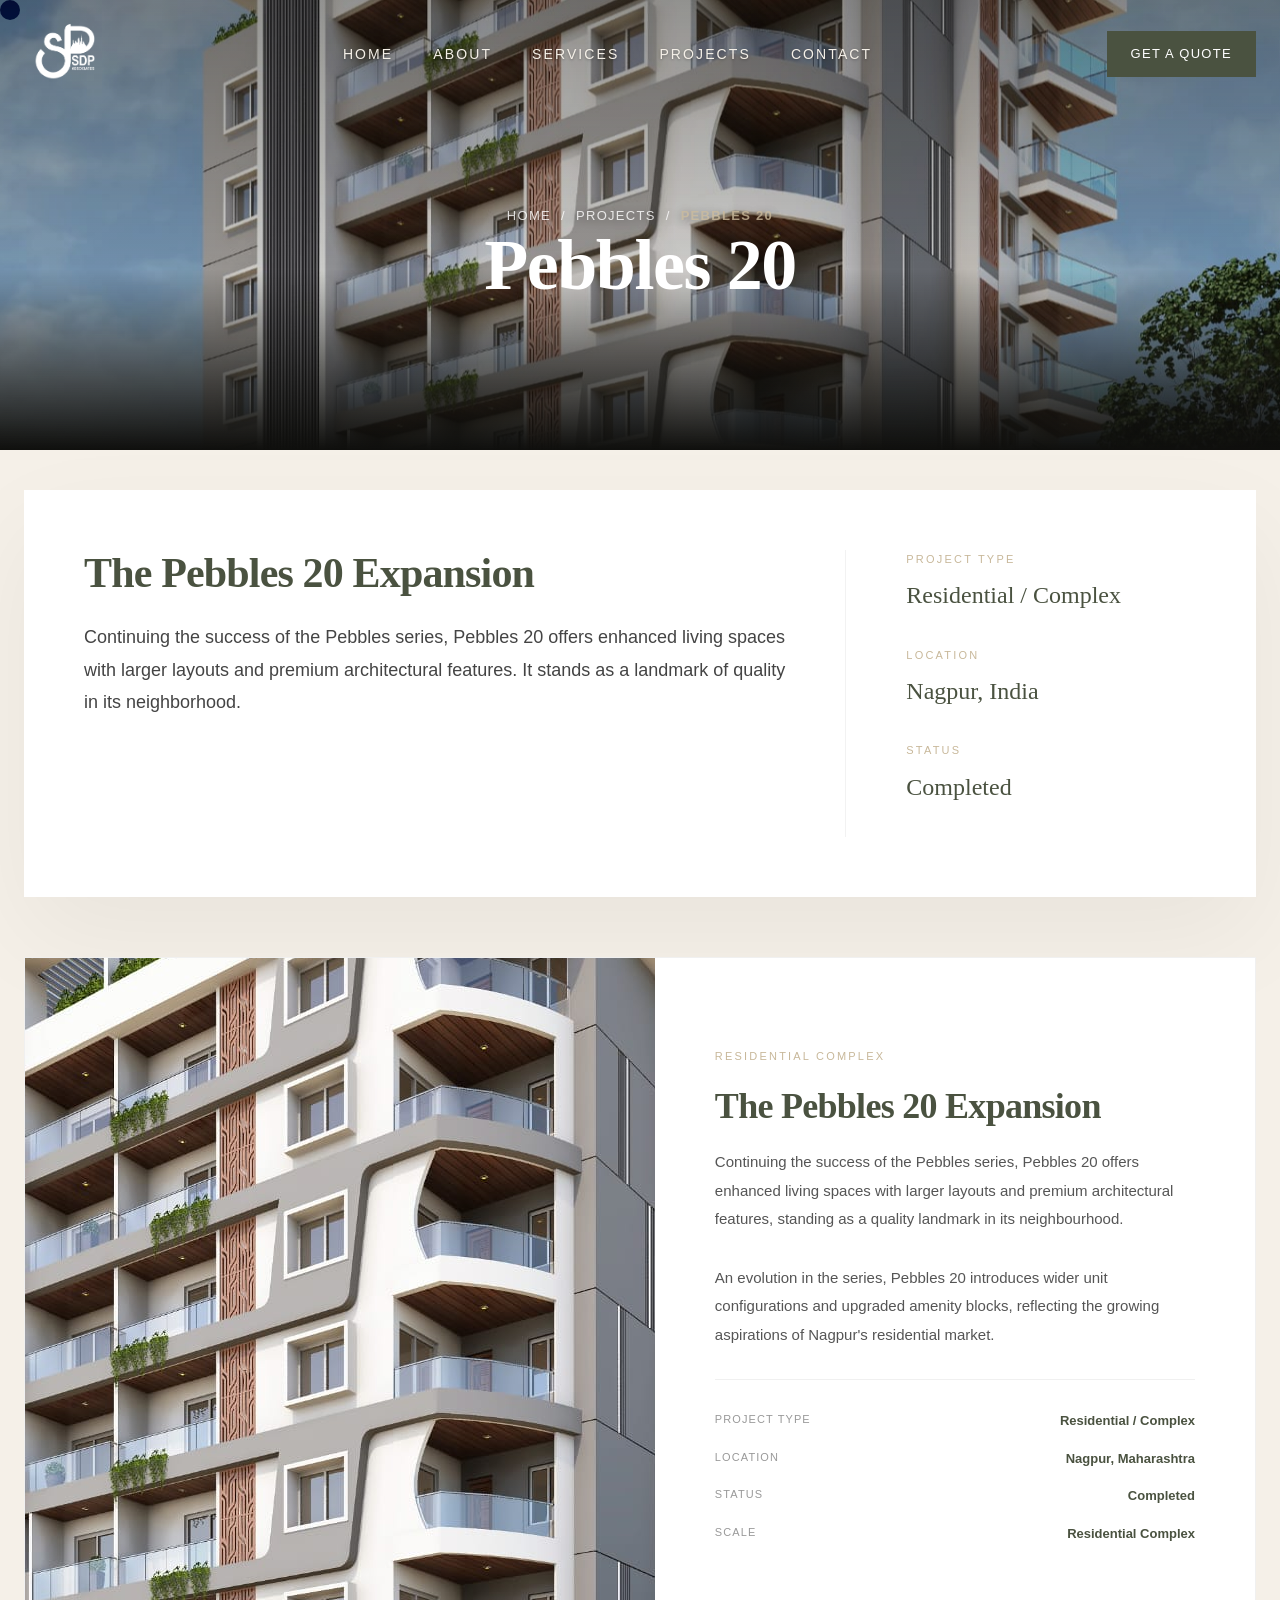
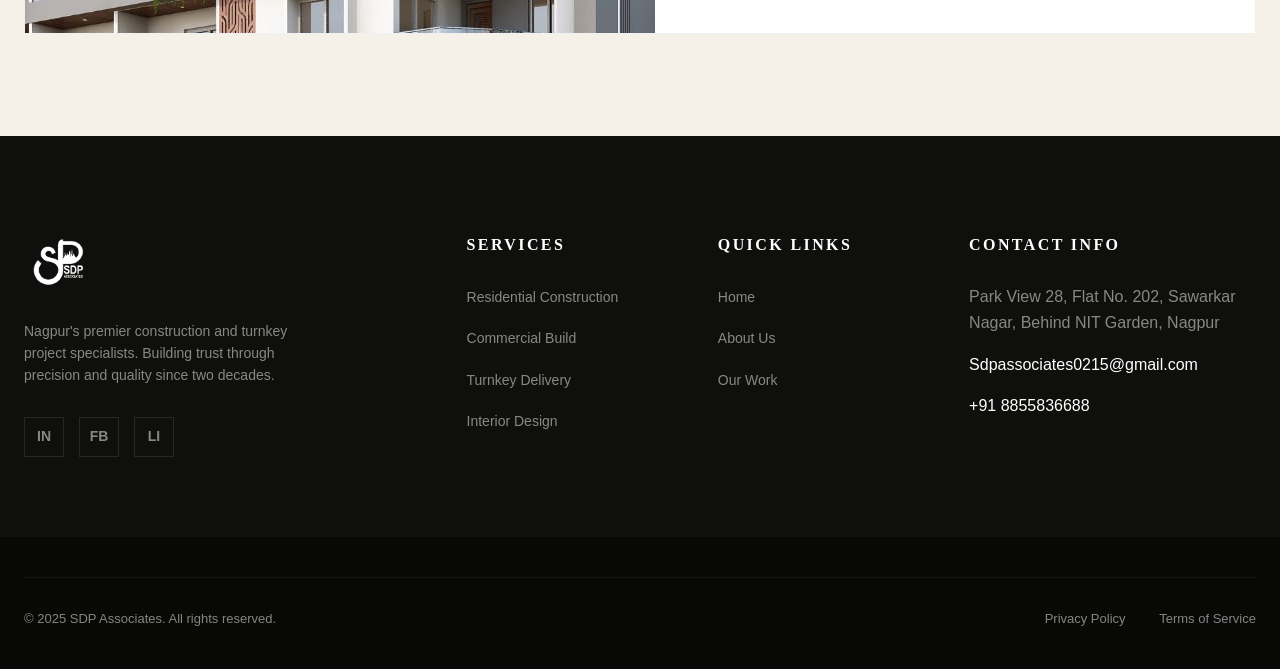
<file: project-pebbles-20.html>
<!DOCTYPE html>
<html lang="en">
<head>
    <meta charset="UTF-8">
    <meta name="viewport" content="width=device-width, initial-scale=1.0">
    <title>Pebbles 20 | Project Portfolio | SDP Associates</title>
    <link rel="stylesheet" href="assets/css/style.css">
    <link rel="stylesheet" href="assets/css/shared.css">

    <!-- Favicons -->
    <link rel="apple-touch-icon" sizes="180x180" href="assets/img/apple-touch-icon.png">
    <link rel="icon" type="image/png" sizes="32x32" href="assets/img/favicon-32x32.png">
    <link rel="icon" type="image/png" sizes="16x16" href="assets/img/favicon-16x16.png">
</head>
<body>
    <div class="custom-cursor"></div>
        <nav class="navbar">
        <div class="container nav-content">
            <div class="logo">
                <a href="index.html"><img src="assets/img/logo.png" alt="SDP Associates Logo"></a>
            </div>
            <ul class="nav-links">
                <li><a href="index.html#home">Home</a></li>
                <li><a href="about.html">About</a></li>
                <li><a href="services.html">Services</a></li>
                <li><a href="projects.html" class="active">Projects</a></li>
                <li><a href="index.html#contact">Contact</a></li>
            </ul>
            <a href="index.html#contact" class="btn btn-primary cta-btn">Get a Quote</a>
            <div class="mobile-menu-btn">
                <span></span>
                <span></span>
            </div>
        </div>
    </nav>
    <main>
        <section class="inner-page-hero">
            <div class="inner-hero-bg">
                <img src="assets/img/projects/PEBBLES 20.jpeg" alt="Pebbles 20">
                <div class="hero-overlay"></div>
            </div>
            <div class="container inner-hero-content">
                <div class="breadcrumb"><a href="index.html">Home</a> / <a href="projects.html">Projects</a> / <span>Pebbles 20</span></div>
                <h1>Pebbles 20</h1>
            </div>
        </section>
        <section class="page-section">
            <div class="container">
                <div class="project-detail-grid">
                    <div class="project-overview-header reveal-up">
                        <div class="project-info-main">
                            <h2>The Pebbles 20 Expansion</h2>
                            <p class="project-desc">Continuing the success of the Pebbles series, Pebbles 20 offers enhanced living spaces with larger layouts and premium architectural features. It stands as a landmark of quality in its neighborhood.</p>
                        </div>
                        <div class="project-specs-sidebar">
                            <div class="spec-item">
                                <label>Project Type</label>
                                <value>Residential / Complex</value>
                            </div>
                            <div class="spec-item">
                                <label>Location</label>
                                <value>Nagpur, India</value>
                            </div>
                            <div class="spec-item">
                                <label>Status</label>
                                <value>Completed</value>
                            </div>
                        </div>
                    </div>

                                        <div class="gallery-grid">
                        <div class="project-image-block reveal-up">
                            <div class="image-side">
                                <img src="assets/img/projects/PEBBLES 20.jpeg" alt="Pebbles 20">
                            </div>
                            <div class="content-side">
                                <span class="content-tag">Residential Complex</span>
                                <h3>The Pebbles 20 Expansion</h3>
                                <p>Continuing the success of the Pebbles series, Pebbles 20 offers enhanced living spaces with larger layouts and premium architectural features, standing as a quality landmark in its neighbourhood.</p>
                                <p>An evolution in the series, Pebbles 20 introduces wider unit configurations and upgraded amenity blocks, reflecting the growing aspirations of Nagpur's residential market.</p>
                                <div class="content-specs">
                                    <div class="content-spec-row">
                                        <span>Project Type</span>
                                        <span>Residential / Complex</span>
                                    </div>
                                    <div class="content-spec-row">
                                        <span>Location</span>
                                        <span>Nagpur, Maharashtra</span>
                                    </div>
                                    <div class="content-spec-row">
                                        <span>Status</span>
                                        <span>Completed</span>
                                    </div>
                                    <div class="content-spec-row">
                                        <span>Scale</span>
                                        <span>Residential Complex</span>
                                    </div>
                                </div>
                            </div>
                        </div>
                    </div>
                </div>
            </div>
        </section>
    </main>
    <footer class="footer">
        <div class="container footer-grid">
            <div class="footer-col brand-col">
                <img src="assets/img/logo.png" alt="SDP Associates Logo" class="footer-logo">
                <p class="footer-desc">Nagpur's premier construction and turnkey project specialists. Building trust through precision and quality since two decades.</p>
                <div class="social-links">
                    <a href="#" class="social-icon">IN</a>
                    <a href="#" class="social-icon">FB</a>
                    <a href="#" class="social-icon">LI</a>
                </div>
            </div>
            
            <div class="footer-col links-col">
                <h4>Services</h4>
                <ul>
                    <li><a href="services.html">Residential Construction</a></li>
                    <li><a href="services.html">Commercial Build</a></li>
                    <li><a href="services.html">Turnkey Delivery</a></li>
                    <li><a href="services.html">Interior Design</a></li>
                </ul>
            </div>
            
            <div class="footer-col links-col">
                <h4>Quick Links</h4>
                <ul>
                    <li><a href="index.html#home">Home</a></li>
                    <li><a href="about.html">About Us</a></li>
                    <li><a href="projects.html">Our Work</a></li>
                </ul>
            </div>
            
            <div class="footer-col contact-col">
                <h4>Contact Info</h4>
                <p>Park View 28, Flat No. 202, Sawarkar Nagar, Behind NIT Garden, Nagpur</p>
                <p class="contact-link">Sdpassociates0215@gmail.com</p>
                <p class="contact-link">+91 8855836688</p>
            </div>
        </div>
        <div class="footer-bottom">
            <div class="container">
                <div class="footer-divider"></div>
                <div class="footer-bottom-content">
                    <p>&copy; 2025 SDP Associates. All rights reserved.</p>
                    <div class="footer-legal">
                        <a href="#">Privacy Policy</a>
                        <a href="#">Terms of Service</a>
                    </div>
                </div>
            </div>
        </div>
    </footer>
    <script src="assets/js/shared.js"></script>
</body>
</html>
</file>
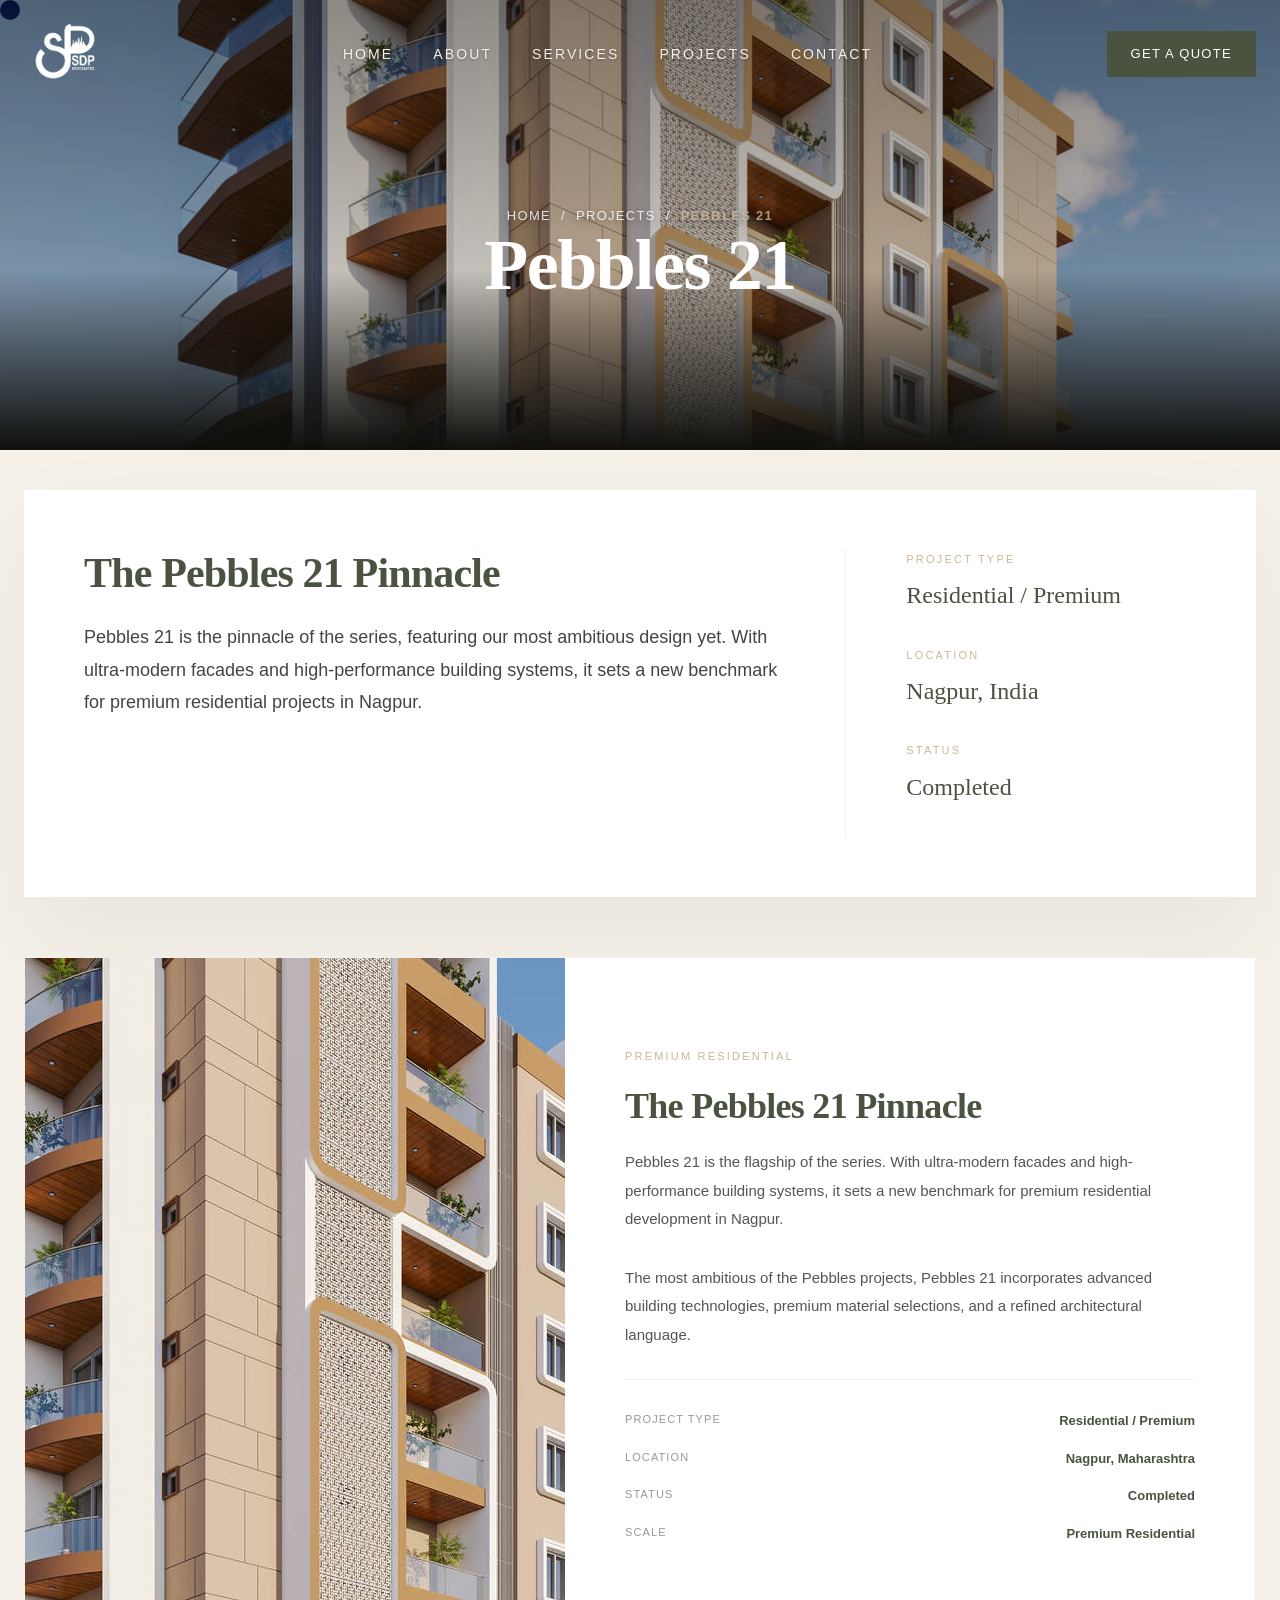
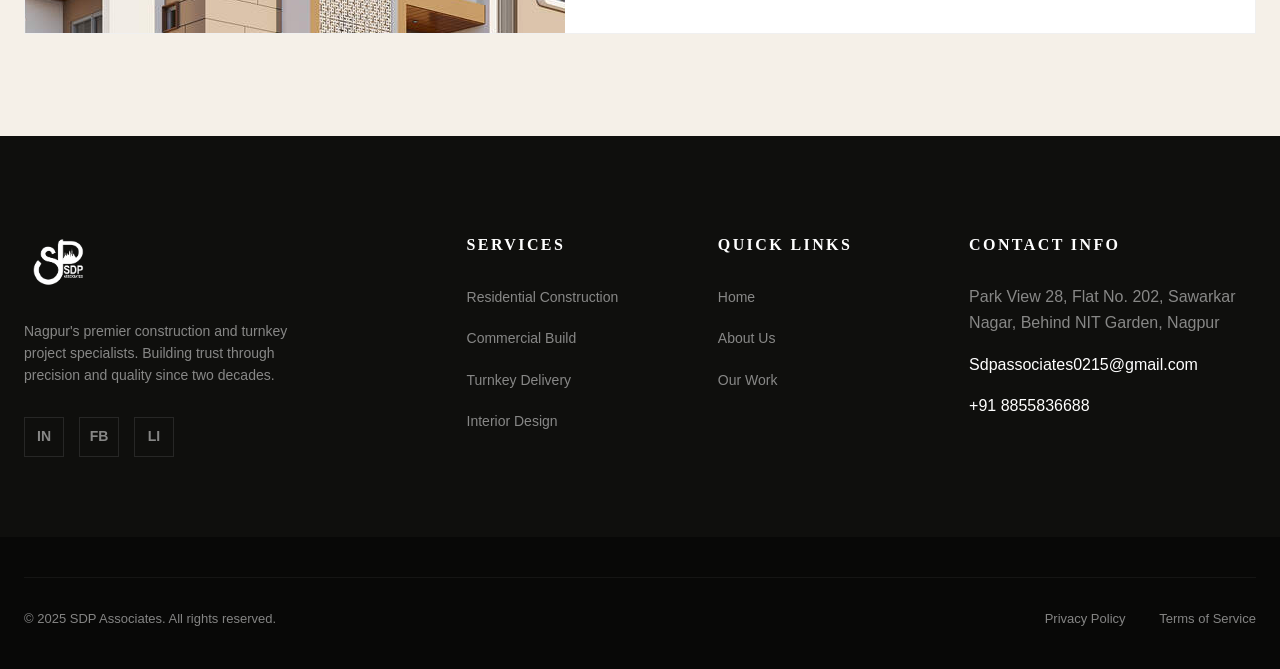
<file: project-pebbles-21.html>
<!DOCTYPE html>
<html lang="en">
<head>
    <meta charset="UTF-8">
    <meta name="viewport" content="width=device-width, initial-scale=1.0">
    <title>Pebbles 21 | Project Portfolio | SDP Associates</title>
    <link rel="stylesheet" href="assets/css/style.css">
    <link rel="stylesheet" href="assets/css/shared.css">

    <!-- Favicons -->
    <link rel="apple-touch-icon" sizes="180x180" href="assets/img/apple-touch-icon.png">
    <link rel="icon" type="image/png" sizes="32x32" href="assets/img/favicon-32x32.png">
    <link rel="icon" type="image/png" sizes="16x16" href="assets/img/favicon-16x16.png">
</head>
<body>
    <div class="custom-cursor"></div>
        <nav class="navbar">
        <div class="container nav-content">
            <div class="logo">
                <a href="index.html"><img src="assets/img/logo.png" alt="SDP Associates Logo"></a>
            </div>
            <ul class="nav-links">
                <li><a href="index.html#home">Home</a></li>
                <li><a href="about.html">About</a></li>
                <li><a href="services.html">Services</a></li>
                <li><a href="projects.html" class="active">Projects</a></li>
                <li><a href="index.html#contact">Contact</a></li>
            </ul>
            <a href="index.html#contact" class="btn btn-primary cta-btn">Get a Quote</a>
            <div class="mobile-menu-btn">
                <span></span>
                <span></span>
            </div>
        </div>
    </nav>
    <main>
        <section class="inner-page-hero">
            <div class="inner-hero-bg">
                <img src="assets/img/projects/PEBBLES 21.jpg" alt="Pebbles 21">
                <div class="hero-overlay"></div>
            </div>
            <div class="container inner-hero-content">
                <div class="breadcrumb"><a href="index.html">Home</a> / <a href="projects.html">Projects</a> / <span>Pebbles 21</span></div>
                <h1>Pebbles 21</h1>
            </div>
        </section>
        <section class="page-section">
            <div class="container">
                <div class="project-detail-grid">
                    <div class="project-overview-header reveal-up">
                        <div class="project-info-main">
                            <h2>The Pebbles 21 Pinnacle</h2>
                            <p class="project-desc">Pebbles 21 is the pinnacle of the series, featuring our most ambitious design yet. With ultra-modern facades and high-performance building systems, it sets a new benchmark for premium residential projects in Nagpur.</p>
                        </div>
                        <div class="project-specs-sidebar">
                            <div class="spec-item">
                                <label>Project Type</label>
                                <value>Residential / Premium</value>
                            </div>
                            <div class="spec-item">
                                <label>Location</label>
                                <value>Nagpur, India</value>
                            </div>
                            <div class="spec-item">
                                <label>Status</label>
                                <value>Completed</value>
                            </div>
                        </div>
                    </div>

                                        <div class="gallery-grid">
                        <div class="project-image-block reveal-up">
                            <div class="image-side">
                                <img src="assets/img/projects/PEBBLES 21.jpg" alt="Pebbles 21">
                            </div>
                            <div class="content-side">
                                <span class="content-tag">Premium Residential</span>
                                <h3>The Pebbles 21 Pinnacle</h3>
                                <p>Pebbles 21 is the flagship of the series. With ultra-modern facades and high-performance building systems, it sets a new benchmark for premium residential development in Nagpur.</p>
                                <p>The most ambitious of the Pebbles projects, Pebbles 21 incorporates advanced building technologies, premium material selections, and a refined architectural language.</p>
                                <div class="content-specs">
                                    <div class="content-spec-row">
                                        <span>Project Type</span>
                                        <span>Residential / Premium</span>
                                    </div>
                                    <div class="content-spec-row">
                                        <span>Location</span>
                                        <span>Nagpur, Maharashtra</span>
                                    </div>
                                    <div class="content-spec-row">
                                        <span>Status</span>
                                        <span>Completed</span>
                                    </div>
                                    <div class="content-spec-row">
                                        <span>Scale</span>
                                        <span>Premium Residential</span>
                                    </div>
                                </div>
                            </div>
                        </div>
                    </div>
                </div>
            </div>
        </section>
    </main>
    <footer class="footer">
        <div class="container footer-grid">
            <div class="footer-col brand-col">
                <img src="assets/img/logo.png" alt="SDP Associates Logo" class="footer-logo">
                <p class="footer-desc">Nagpur's premier construction and turnkey project specialists. Building trust through precision and quality since two decades.</p>
                <div class="social-links">
                    <a href="#" class="social-icon">IN</a>
                    <a href="#" class="social-icon">FB</a>
                    <a href="#" class="social-icon">LI</a>
                </div>
            </div>
            
            <div class="footer-col links-col">
                <h4>Services</h4>
                <ul>
                    <li><a href="services.html">Residential Construction</a></li>
                    <li><a href="services.html">Commercial Build</a></li>
                    <li><a href="services.html">Turnkey Delivery</a></li>
                    <li><a href="services.html">Interior Design</a></li>
                </ul>
            </div>
            
            <div class="footer-col links-col">
                <h4>Quick Links</h4>
                <ul>
                    <li><a href="index.html#home">Home</a></li>
                    <li><a href="about.html">About Us</a></li>
                    <li><a href="projects.html">Our Work</a></li>
                </ul>
            </div>
            
            <div class="footer-col contact-col">
                <h4>Contact Info</h4>
                <p>Park View 28, Flat No. 202, Sawarkar Nagar, Behind NIT Garden, Nagpur</p>
                <p class="contact-link">Sdpassociates0215@gmail.com</p>
                <p class="contact-link">+91 8855836688</p>
            </div>
        </div>
        <div class="footer-bottom">
            <div class="container">
                <div class="footer-divider"></div>
                <div class="footer-bottom-content">
                    <p>&copy; 2025 SDP Associates. All rights reserved.</p>
                    <div class="footer-legal">
                        <a href="#">Privacy Policy</a>
                        <a href="#">Terms of Service</a>
                    </div>
                </div>
            </div>
        </div>
    </footer>
    <script src="assets/js/shared.js"></script>
</body>
</html>
</file>
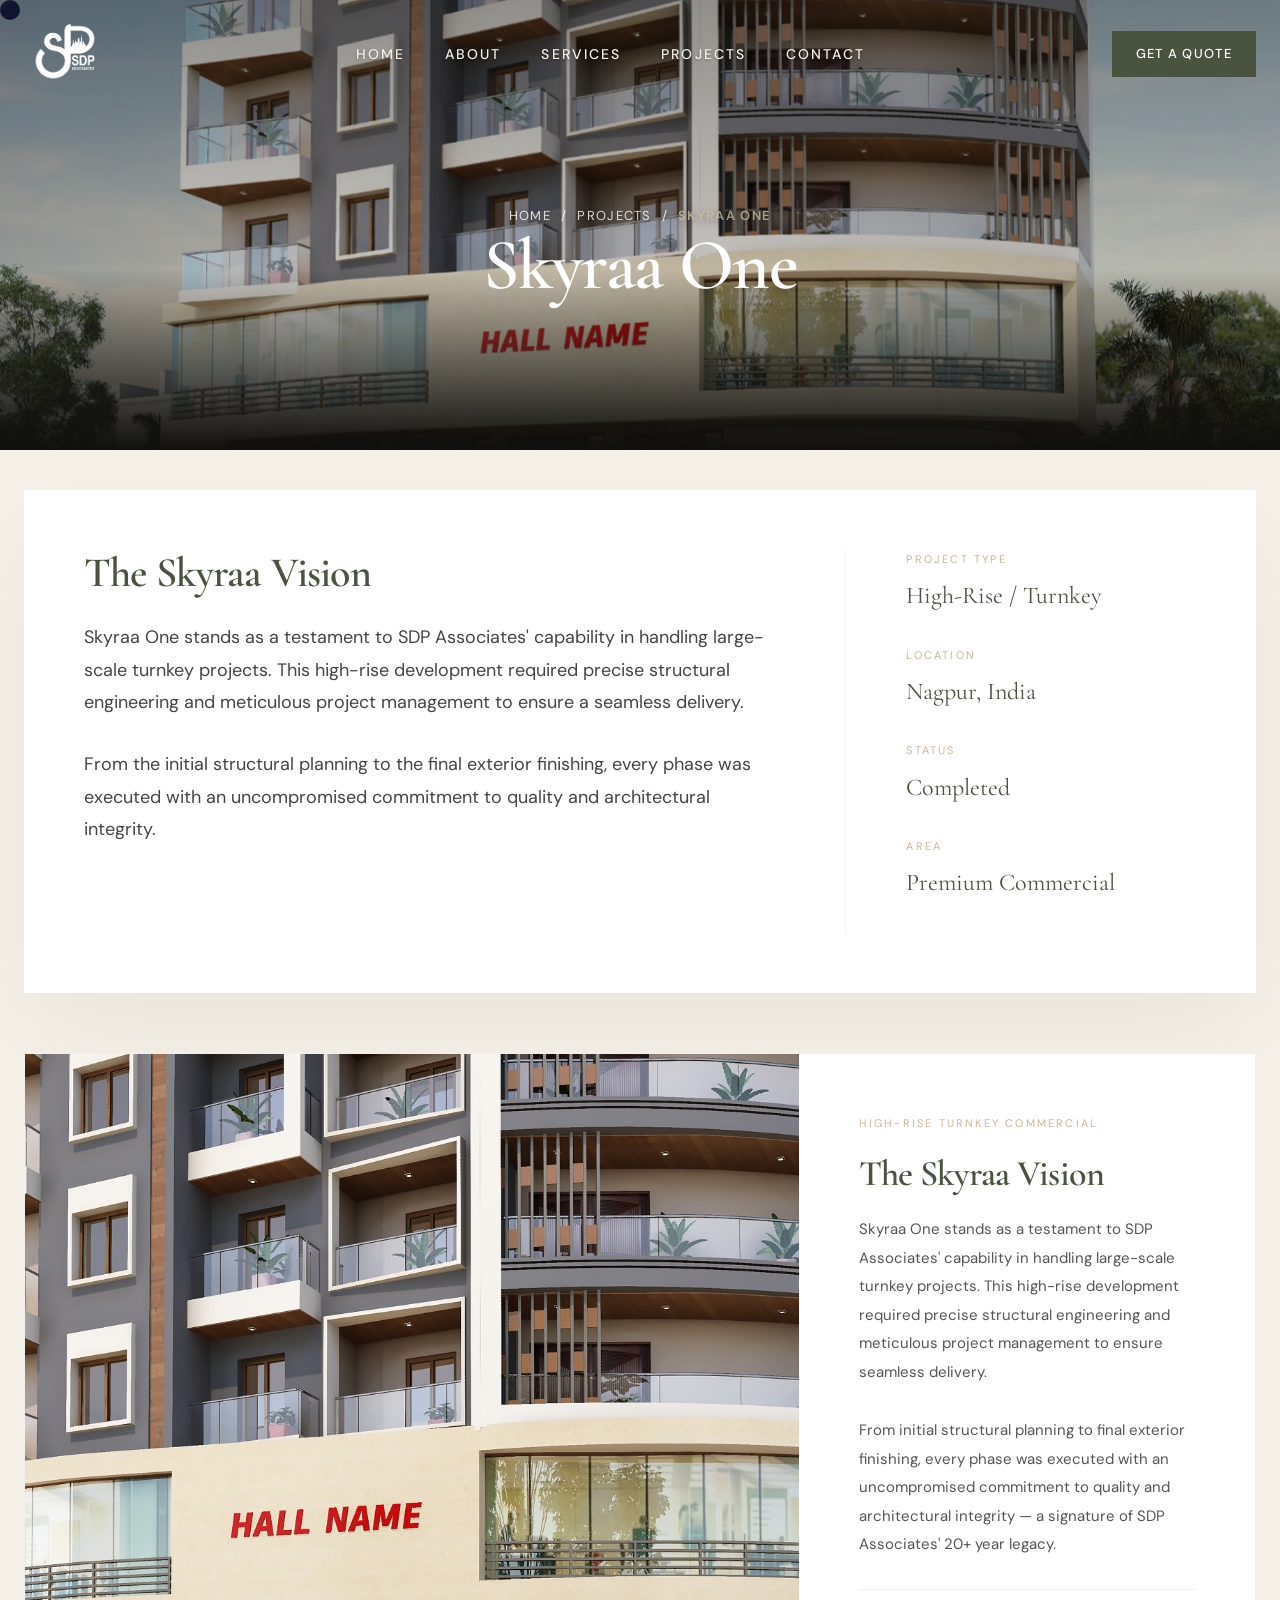
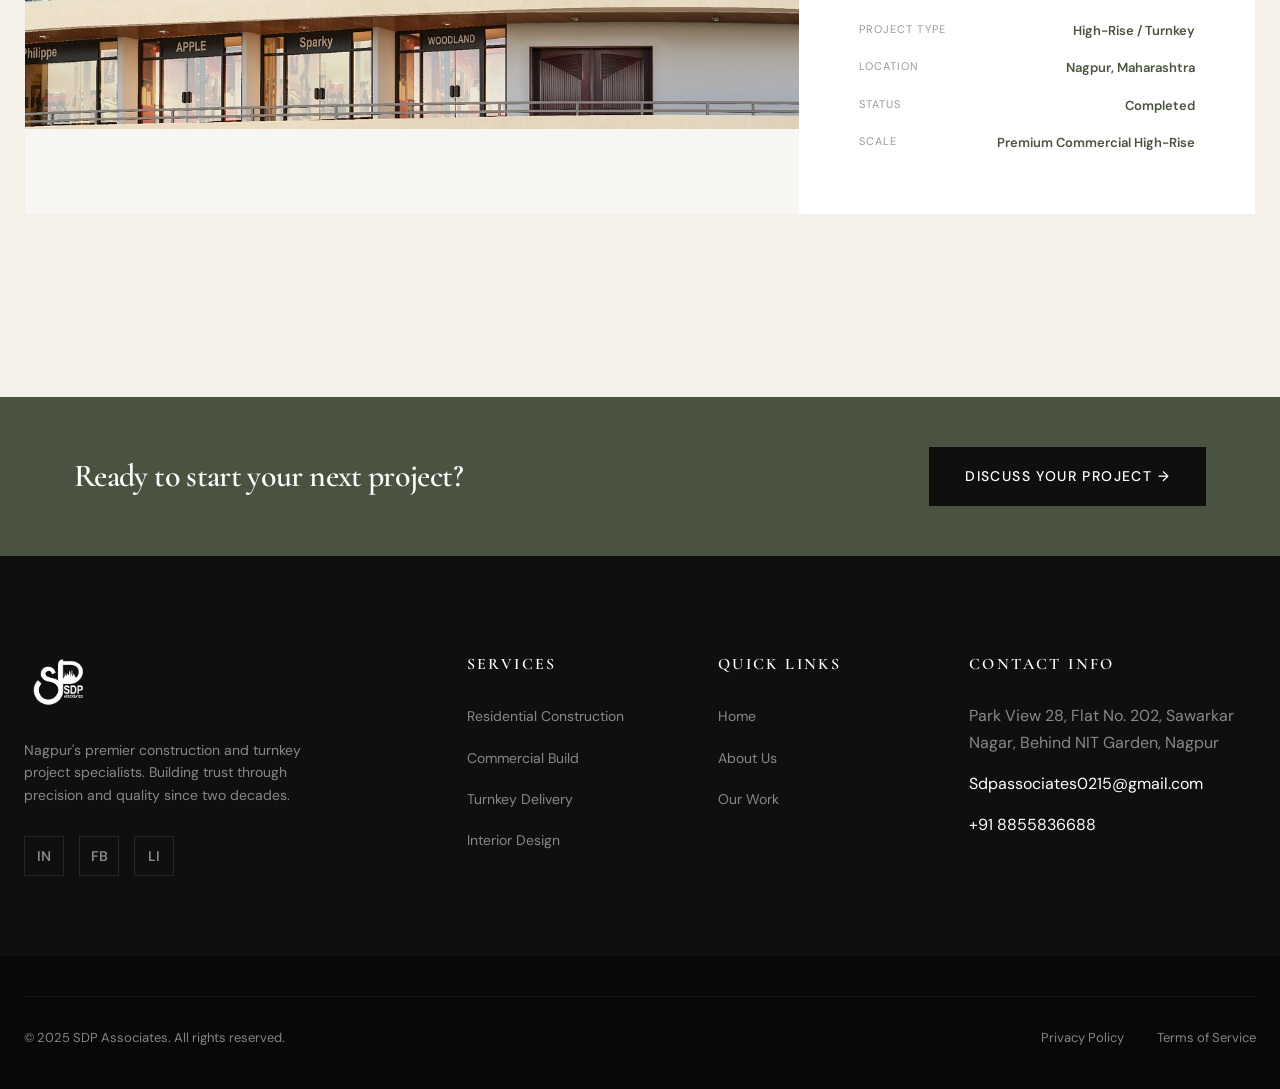
<file: project-skyraa-one.html>
<!DOCTYPE html>
<html lang="en">
<head>
    <meta charset="UTF-8">
    <meta name="viewport" content="width=device-width, initial-scale=1.0">
    <title>Skyraa One | Project Portfolio | SDP Associates</title>
    <meta name="description" content="Detailed overview of Skyraa One - a premier high-rise turnkey project by SDP Associates in Nagpur.">
    
    <!-- Google Fonts -->
    <link rel="preconnect" href="https://fonts.googleapis.com">
    <link rel="preconnect" href="https://fonts.gstatic.com" crossorigin>
    <link href="https://fonts.googleapis.com/css2?family=Cormorant+Garamond:ital,wght@0,300;0,400;0,600;1,400&family=DM+Sans:wght@400;500;700&display=swap" rel="stylesheet">
    
    <!-- Styles -->
    <link rel="stylesheet" href="assets/css/style.css">
    <link rel="stylesheet" href="assets/css/shared.css">

    <!-- Favicons -->
    <link rel="apple-touch-icon" sizes="180x180" href="assets/img/apple-touch-icon.png">
    <link rel="icon" type="image/png" sizes="32x32" href="assets/img/favicon-32x32.png">
    <link rel="icon" type="image/png" sizes="16x16" href="assets/img/favicon-16x16.png">
</head>
<body>
    <div class="custom-cursor"></div>

    <!-- NAVIGATION -->
        <nav class="navbar">
        <div class="container nav-content">
            <div class="logo">
                <a href="index.html"><img src="assets/img/logo.png" alt="SDP Associates Logo"></a>
            </div>
            <ul class="nav-links">
                <li><a href="index.html#home">Home</a></li>
                <li><a href="about.html">About</a></li>
                <li><a href="services.html">Services</a></li>
                <li><a href="projects.html" class="active">Projects</a></li>
                <li><a href="index.html#contact">Contact</a></li>
            </ul>
            <a href="index.html#contact" class="btn btn-primary cta-btn">Get a Quote</a>
            <div class="mobile-menu-btn">
                <span></span>
                <span></span>
            </div>
        </div>
    </nav>

    <main>
        <!-- PROJECT HERO -->
        <section class="inner-page-hero">
            <div class="inner-hero-bg">
                <img src="assets/img/projects/SKYRAA ONE.jpg.jpeg" alt="Skyraa One">
                <div class="hero-overlay"></div>
            </div>
            <div class="container inner-hero-content">
                <div class="breadcrumb">
                    <a href="index.html">Home</a> / <a href="projects.html">Projects</a> / <span>Skyraa One</span>
                </div>
                <h1>Skyraa One</h1>
            </div>
        </section>

        <!-- PROJECT CONTENT -->
        <section class="page-section">
            <div class="container">
                <div class="project-detail-grid">
                    <div class="project-overview-header reveal-up">
                        <div class="project-info-main">
                            <h2>The Skyraa Vision</h2>
                            <p class="project-desc">Skyraa One stands as a testament to SDP Associates' capability in handling large-scale turnkey projects. This high-rise development required precise structural engineering and meticulous project management to ensure a seamless delivery.</p>
                            <p class="project-desc">From the initial structural planning to the final exterior finishing, every phase was executed with an uncompromised commitment to quality and architectural integrity.</p>
                        </div>
                        <div class="project-specs-sidebar">
                            <div class="spec-item">
                                <label>Project Type</label>
                                <value>High-Rise / Turnkey</value>
                            </div>
                            <div class="spec-item">
                                <label>Location</label>
                                <value>Nagpur, India</value>
                            </div>
                            <div class="spec-item">
                                <label>Status</label>
                                <value>Completed</value>
                            </div>
                            <div class="spec-item">
                                <label>Area</label>
                                <value>Premium Commercial</value>
                            </div>
                        </div>
                    </div>

                    <div class="gallery-grid">
                        <div class="project-image-block reveal-up">
                            <div class="image-side">
                                <img src="assets/img/projects/SKYRAA ONE.jpg.jpeg" alt="Skyraa One Main View">
                            </div>
                            <div class="content-side">
                                <span class="content-tag">High-Rise Turnkey Commercial</span>
                                <h3>The Skyraa Vision</h3>
                                <p>Skyraa One stands as a testament to SDP Associates' capability in handling large-scale turnkey projects. This high-rise development required precise structural engineering and meticulous project management to ensure seamless delivery.</p>
                                <p>From initial structural planning to final exterior finishing, every phase was executed with an uncompromised commitment to quality and architectural integrity — a signature of SDP Associates' 20+ year legacy.</p>
                                <div class="content-specs">
                                    <div class="content-spec-row">
                                        <span>Project Type</span>
                                        <span>High-Rise / Turnkey</span>
                                    </div>
                                    <div class="content-spec-row">
                                        <span>Location</span>
                                        <span>Nagpur, Maharashtra</span>
                                    </div>
                                    <div class="content-spec-row">
                                        <span>Status</span>
                                        <span>Completed</span>
                                    </div>
                                    <div class="content-spec-row">
                                        <span>Scale</span>
                                        <span>Premium Commercial High-Rise</span>
                                    </div>
                                </div>
                            </div>
                        </div>
                    </div>
                </div>
            </div>
        </section>

        <!-- CTA SECTION -->
        <section class="services-cta-strip">
            <div class="container cta-strip-content">
                <h3 style="color: white; font-size: 32px; margin: 0;">Ready to start your next project?</h3>
                <a href="index.html#contact" class="btn btn-dark">Discuss Your Project →</a>
            </div>
        </section>
    </main>

    <!-- FOOTER -->
    <footer class="footer">
        <div class="container footer-grid">
            <div class="footer-col brand-col">
                <img src="assets/img/logo.png" alt="SDP Associates Logo" class="footer-logo">
                <p class="footer-desc">Nagpur's premier construction and turnkey project specialists. Building trust through precision and quality since two decades.</p>
                <div class="social-links">
                    <a href="#" class="social-icon">IN</a>
                    <a href="#" class="social-icon">FB</a>
                    <a href="#" class="social-icon">LI</a>
                </div>
            </div>
            
            <div class="footer-col links-col">
                <h4>Services</h4>
                <ul>
                    <li><a href="services.html">Residential Construction</a></li>
                    <li><a href="services.html">Commercial Build</a></li>
                    <li><a href="services.html">Turnkey Delivery</a></li>
                    <li><a href="services.html">Interior Design</a></li>
                </ul>
            </div>
            
            <div class="footer-col links-col">
                <h4>Quick Links</h4>
                <ul>
                    <li><a href="index.html#home">Home</a></li>
                    <li><a href="about.html">About Us</a></li>
                    <li><a href="projects.html">Our Work</a></li>
                </ul>
            </div>
            
            <div class="footer-col contact-col">
                <h4>Contact Info</h4>
                <p>Park View 28, Flat No. 202, Sawarkar Nagar, Behind NIT Garden, Nagpur</p>
                <p class="contact-link">Sdpassociates0215@gmail.com</p>
                <p class="contact-link">+91 8855836688</p>
            </div>
        </div>
        <div class="footer-bottom">
            <div class="container">
                <div class="footer-divider"></div>
                <div class="footer-bottom-content">
                    <p>&copy; 2025 SDP Associates. All rights reserved.</p>
                    <div class="footer-legal">
                        <a href="#">Privacy Policy</a>
                        <a href="#">Terms of Service</a>
                    </div>
                </div>
            </div>
        </div>
    </footer>

    <!-- Scripts -->
    <script src="assets/js/shared.js"></script>
</body>
</html>
</file>
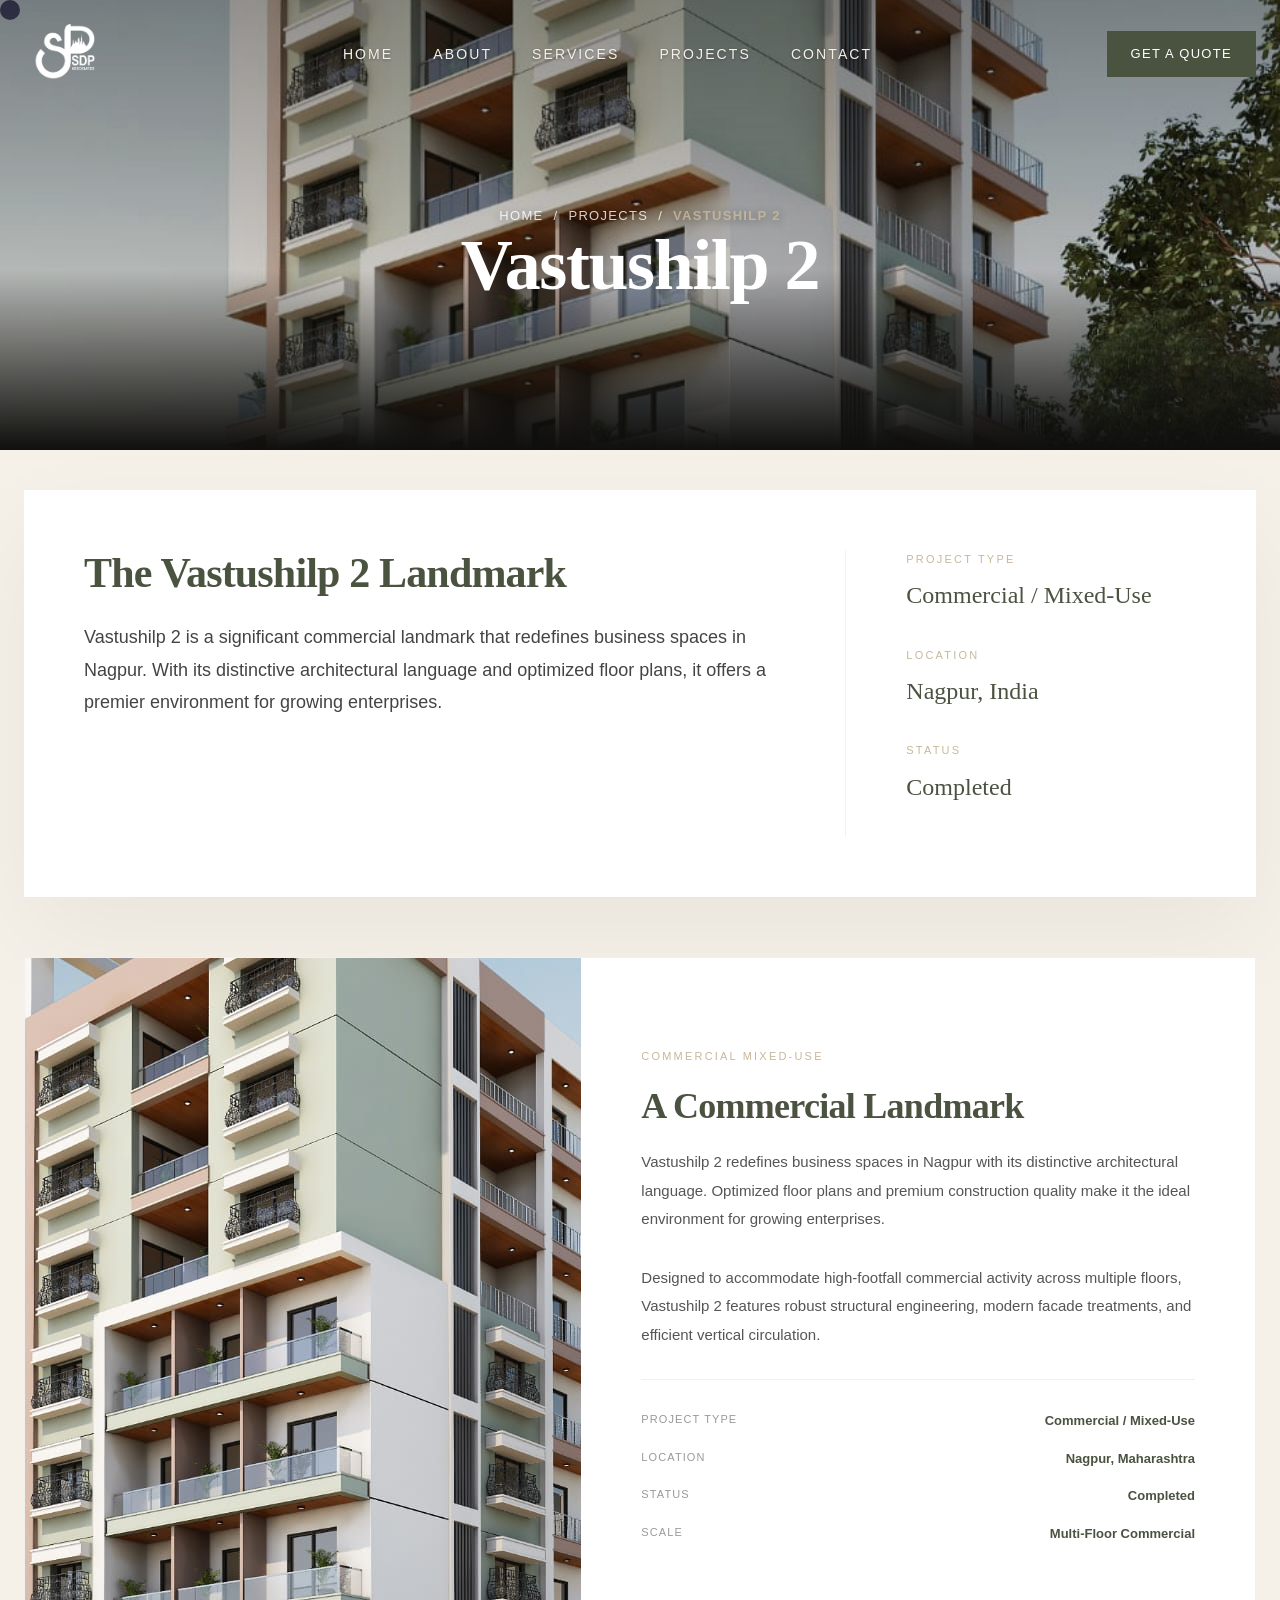
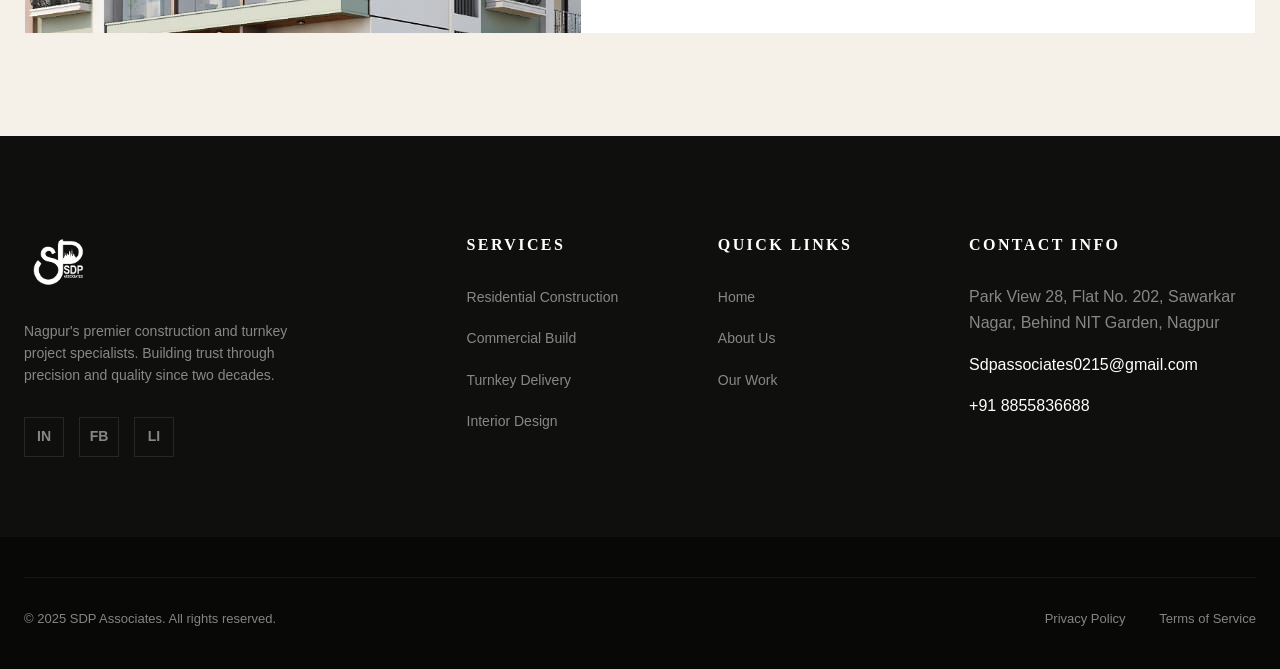
<file: project-vastushilp-2.html>
<!DOCTYPE html>
<html lang="en">
<head>
    <meta charset="UTF-8">
    <meta name="viewport" content="width=device-width, initial-scale=1.0">
    <title>Vastushilp 2 | Project Portfolio | SDP Associates</title>
    <link rel="stylesheet" href="assets/css/style.css">
    <link rel="stylesheet" href="assets/css/shared.css">

    <!-- Favicons -->
    <link rel="apple-touch-icon" sizes="180x180" href="assets/img/apple-touch-icon.png">
    <link rel="icon" type="image/png" sizes="32x32" href="assets/img/favicon-32x32.png">
    <link rel="icon" type="image/png" sizes="16x16" href="assets/img/favicon-16x16.png">
</head>
<body>
    <div class="custom-cursor"></div>
        <nav class="navbar">
        <div class="container nav-content">
            <div class="logo">
                <a href="index.html"><img src="assets/img/logo.png" alt="SDP Associates Logo"></a>
            </div>
            <ul class="nav-links">
                <li><a href="index.html#home">Home</a></li>
                <li><a href="about.html">About</a></li>
                <li><a href="services.html">Services</a></li>
                <li><a href="projects.html" class="active">Projects</a></li>
                <li><a href="index.html#contact">Contact</a></li>
            </ul>
            <a href="index.html#contact" class="btn btn-primary cta-btn">Get a Quote</a>
            <div class="mobile-menu-btn">
                <span></span>
                <span></span>
            </div>
        </div>
    </nav>
    <main>
        <section class="inner-page-hero">
            <div class="inner-hero-bg">
                <img src="assets/img/projects/VASTUSHILP-2.jpg.jpeg" alt="Vastushilp 2">
                <div class="hero-overlay"></div>
            </div>
            <div class="container inner-hero-content">
                <div class="breadcrumb"><a href="index.html">Home</a> / <a href="projects.html">Projects</a> / <span>Vastushilp 2</span></div>
                <h1>Vastushilp 2</h1>
            </div>
        </section>
        <section class="page-section">
            <div class="container">
                <div class="project-detail-grid">
                    <div class="project-overview-header reveal-up">
                        <div class="project-info-main">
                            <h2>The Vastushilp 2 Landmark</h2>
                            <p class="project-desc">Vastushilp 2 is a significant commercial landmark that redefines business spaces in Nagpur. With its distinctive architectural language and optimized floor plans, it offers a premier environment for growing enterprises.</p>
                        </div>
                        <div class="project-specs-sidebar">
                            <div class="spec-item">
                                <label>Project Type</label>
                                <value>Commercial / Mixed-Use</value>
                            </div>
                            <div class="spec-item">
                                <label>Location</label>
                                <value>Nagpur, India</value>
                            </div>
                            <div class="spec-item">
                                <label>Status</label>
                                <value>Completed</value>
                            </div>
                        </div>
                    </div>

                                        <div class="gallery-grid">
                        <div class="project-image-block reveal-up">
                            <div class="image-side">
                                <img src="assets/img/projects/VASTUSHILP-2.jpg.jpeg" alt="Vastushilp 2">
                            </div>
                            <div class="content-side">
                                <span class="content-tag">Commercial Mixed-Use</span>
                                <h3>A Commercial Landmark</h3>
                                <p>Vastushilp 2 redefines business spaces in Nagpur with its distinctive architectural language. Optimized floor plans and premium construction quality make it the ideal environment for growing enterprises.</p>
                                <p>Designed to accommodate high-footfall commercial activity across multiple floors, Vastushilp 2 features robust structural engineering, modern facade treatments, and efficient vertical circulation.</p>
                                <div class="content-specs">
                                    <div class="content-spec-row">
                                        <span>Project Type</span>
                                        <span>Commercial / Mixed-Use</span>
                                    </div>
                                    <div class="content-spec-row">
                                        <span>Location</span>
                                        <span>Nagpur, Maharashtra</span>
                                    </div>
                                    <div class="content-spec-row">
                                        <span>Status</span>
                                        <span>Completed</span>
                                    </div>
                                    <div class="content-spec-row">
                                        <span>Scale</span>
                                        <span>Multi-Floor Commercial</span>
                                    </div>
                                </div>
                            </div>
                        </div>
                    </div>
                </div>
            </div>
        </section>
    </main>
    <footer class="footer">
        <div class="container footer-grid">
            <div class="footer-col brand-col">
                <img src="assets/img/logo.png" alt="SDP Associates Logo" class="footer-logo">
                <p class="footer-desc">Nagpur's premier construction and turnkey project specialists. Building trust through precision and quality since two decades.</p>
                <div class="social-links">
                    <a href="#" class="social-icon">IN</a>
                    <a href="#" class="social-icon">FB</a>
                    <a href="#" class="social-icon">LI</a>
                </div>
            </div>
            
            <div class="footer-col links-col">
                <h4>Services</h4>
                <ul>
                    <li><a href="services.html">Residential Construction</a></li>
                    <li><a href="services.html">Commercial Build</a></li>
                    <li><a href="services.html">Turnkey Delivery</a></li>
                    <li><a href="services.html">Interior Design</a></li>
                </ul>
            </div>
            
            <div class="footer-col links-col">
                <h4>Quick Links</h4>
                <ul>
                    <li><a href="index.html#home">Home</a></li>
                    <li><a href="about.html">About Us</a></li>
                    <li><a href="projects.html">Our Work</a></li>
                </ul>
            </div>
            
            <div class="footer-col contact-col">
                <h4>Contact Info</h4>
                <p>Park View 28, Flat No. 202, Sawarkar Nagar, Behind NIT Garden, Nagpur</p>
                <p class="contact-link">Sdpassociates0215@gmail.com</p>
                <p class="contact-link">+91 8855836688</p>
            </div>
        </div>
        <div class="footer-bottom">
            <div class="container">
                <div class="footer-divider"></div>
                <div class="footer-bottom-content">
                    <p>&copy; 2025 SDP Associates. All rights reserved.</p>
                    <div class="footer-legal">
                        <a href="#">Privacy Policy</a>
                        <a href="#">Terms of Service</a>
                    </div>
                </div>
            </div>
        </div>
    </footer>
    <script src="assets/js/shared.js"></script>
</body>
</html>
</file>
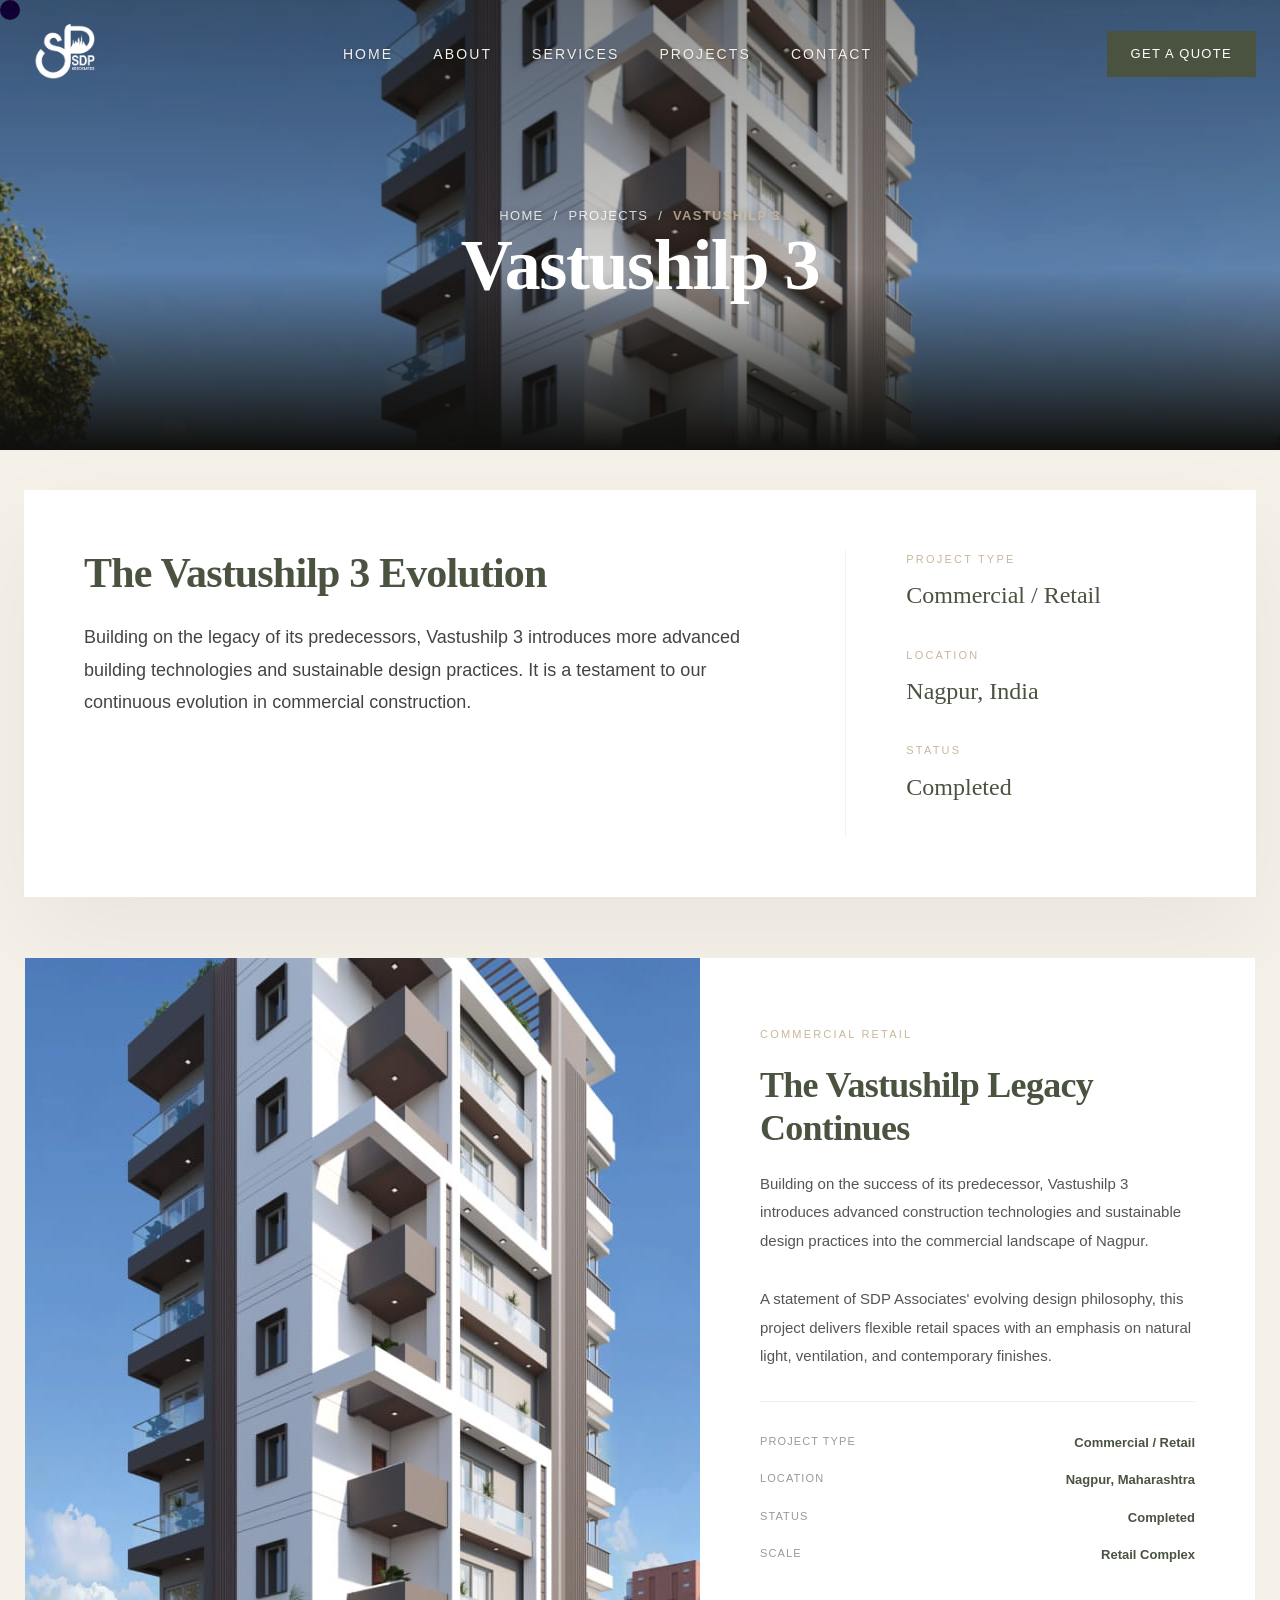
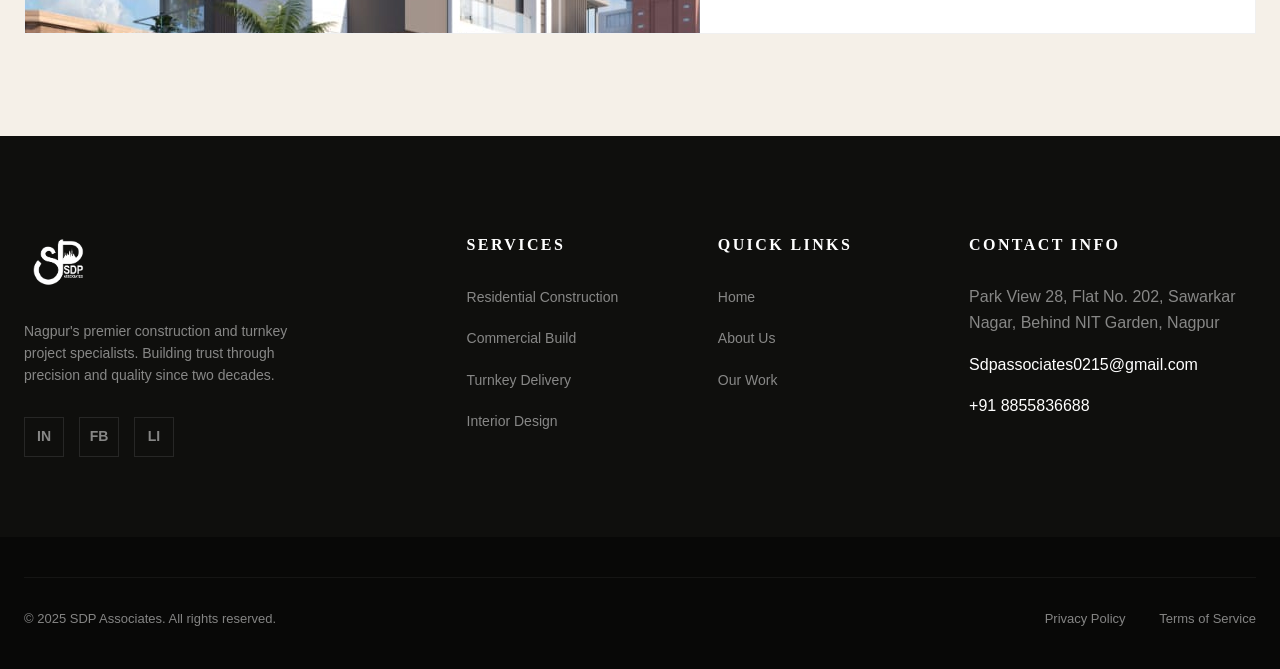
<file: project-vastushilp-3.html>
<!DOCTYPE html>
<html lang="en">
<head>
    <meta charset="UTF-8">
    <meta name="viewport" content="width=device-width, initial-scale=1.0">
    <title>Vastushilp 3 | Project Portfolio | SDP Associates</title>
    <link rel="stylesheet" href="assets/css/style.css">
    <link rel="stylesheet" href="assets/css/shared.css">

    <!-- Favicons -->
    <link rel="apple-touch-icon" sizes="180x180" href="assets/img/apple-touch-icon.png">
    <link rel="icon" type="image/png" sizes="32x32" href="assets/img/favicon-32x32.png">
    <link rel="icon" type="image/png" sizes="16x16" href="assets/img/favicon-16x16.png">
</head>
<body>
    <div class="custom-cursor"></div>
        <nav class="navbar">
        <div class="container nav-content">
            <div class="logo">
                <a href="index.html"><img src="assets/img/logo.png" alt="SDP Associates Logo"></a>
            </div>
            <ul class="nav-links">
                <li><a href="index.html#home">Home</a></li>
                <li><a href="about.html">About</a></li>
                <li><a href="services.html">Services</a></li>
                <li><a href="projects.html" class="active">Projects</a></li>
                <li><a href="index.html#contact">Contact</a></li>
            </ul>
            <a href="index.html#contact" class="btn btn-primary cta-btn">Get a Quote</a>
            <div class="mobile-menu-btn">
                <span></span>
                <span></span>
            </div>
        </div>
    </nav>
    <main>
        <section class="inner-page-hero">
            <div class="inner-hero-bg">
                <img src="assets/img/projects/VASTUSHILP-3.jpg.jpeg" alt="Vastushilp 3">
                <div class="hero-overlay"></div>
            </div>
            <div class="container inner-hero-content">
                <div class="breadcrumb"><a href="index.html">Home</a> / <a href="projects.html">Projects</a> / <span>Vastushilp 3</span></div>
                <h1>Vastushilp 3</h1>
            </div>
        </section>
        <section class="page-section">
            <div class="container">
                <div class="project-detail-grid">
                    <div class="project-overview-header reveal-up">
                        <div class="project-info-main">
                            <h2>The Vastushilp 3 Evolution</h2>
                            <p class="project-desc">Building on the legacy of its predecessors, Vastushilp 3 introduces more advanced building technologies and sustainable design practices. It is a testament to our continuous evolution in commercial construction.</p>
                        </div>
                        <div class="project-specs-sidebar">
                            <div class="spec-item">
                                <label>Project Type</label>
                                <value>Commercial / Retail</value>
                            </div>
                            <div class="spec-item">
                                <label>Location</label>
                                <value>Nagpur, India</value>
                            </div>
                            <div class="spec-item">
                                <label>Status</label>
                                <value>Completed</value>
                            </div>
                        </div>
                    </div>

                                        <div class="gallery-grid">
                        <div class="project-image-block reveal-up">
                            <div class="image-side">
                                <img src="assets/img/projects/VASTUSHILP-3.jpg.jpeg" alt="Vastushilp 3">
                            </div>
                            <div class="content-side">
                                <span class="content-tag">Commercial Retail</span>
                                <h3>The Vastushilp Legacy Continues</h3>
                                <p>Building on the success of its predecessor, Vastushilp 3 introduces advanced construction technologies and sustainable design practices into the commercial landscape of Nagpur.</p>
                                <p>A statement of SDP Associates' evolving design philosophy, this project delivers flexible retail spaces with an emphasis on natural light, ventilation, and contemporary finishes.</p>
                                <div class="content-specs">
                                    <div class="content-spec-row">
                                        <span>Project Type</span>
                                        <span>Commercial / Retail</span>
                                    </div>
                                    <div class="content-spec-row">
                                        <span>Location</span>
                                        <span>Nagpur, Maharashtra</span>
                                    </div>
                                    <div class="content-spec-row">
                                        <span>Status</span>
                                        <span>Completed</span>
                                    </div>
                                    <div class="content-spec-row">
                                        <span>Scale</span>
                                        <span>Retail Complex</span>
                                    </div>
                                </div>
                            </div>
                        </div>
                    </div>
                </div>
            </div>
        </section>
    </main>
    <footer class="footer">
        <div class="container footer-grid">
            <div class="footer-col brand-col">
                <img src="assets/img/logo.png" alt="SDP Associates Logo" class="footer-logo">
                <p class="footer-desc">Nagpur's premier construction and turnkey project specialists. Building trust through precision and quality since two decades.</p>
                <div class="social-links">
                    <a href="#" class="social-icon">IN</a>
                    <a href="#" class="social-icon">FB</a>
                    <a href="#" class="social-icon">LI</a>
                </div>
            </div>
            
            <div class="footer-col links-col">
                <h4>Services</h4>
                <ul>
                    <li><a href="services.html">Residential Construction</a></li>
                    <li><a href="services.html">Commercial Build</a></li>
                    <li><a href="services.html">Turnkey Delivery</a></li>
                    <li><a href="services.html">Interior Design</a></li>
                </ul>
            </div>
            
            <div class="footer-col links-col">
                <h4>Quick Links</h4>
                <ul>
                    <li><a href="index.html#home">Home</a></li>
                    <li><a href="about.html">About Us</a></li>
                    <li><a href="projects.html">Our Work</a></li>
                </ul>
            </div>
            
            <div class="footer-col contact-col">
                <h4>Contact Info</h4>
                <p>Park View 28, Flat No. 202, Sawarkar Nagar, Behind NIT Garden, Nagpur</p>
                <p class="contact-link">Sdpassociates0215@gmail.com</p>
                <p class="contact-link">+91 8855836688</p>
            </div>
        </div>
        <div class="footer-bottom">
            <div class="container">
                <div class="footer-divider"></div>
                <div class="footer-bottom-content">
                    <p>&copy; 2025 SDP Associates. All rights reserved.</p>
                    <div class="footer-legal">
                        <a href="#">Privacy Policy</a>
                        <a href="#">Terms of Service</a>
                    </div>
                </div>
            </div>
        </div>
    </footer>
    <script src="assets/js/shared.js"></script>
</body>
</html>
</file>
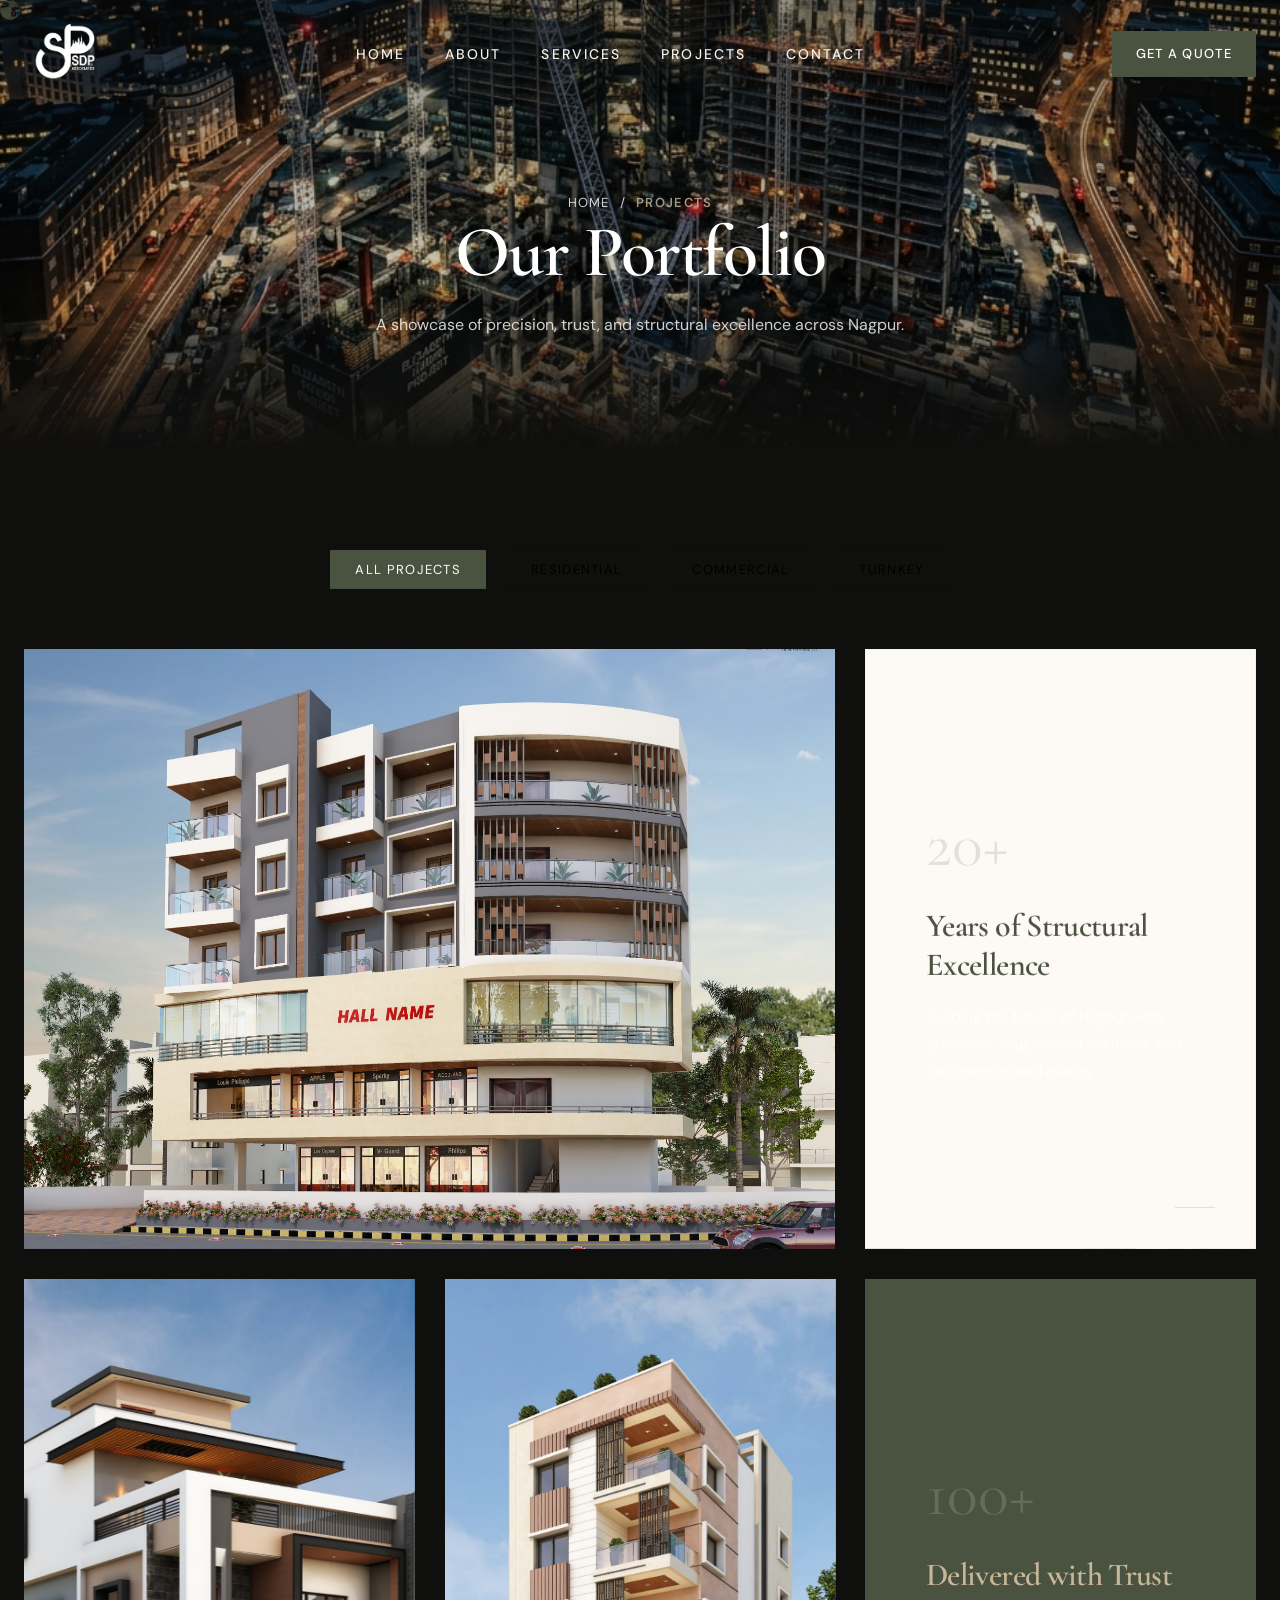
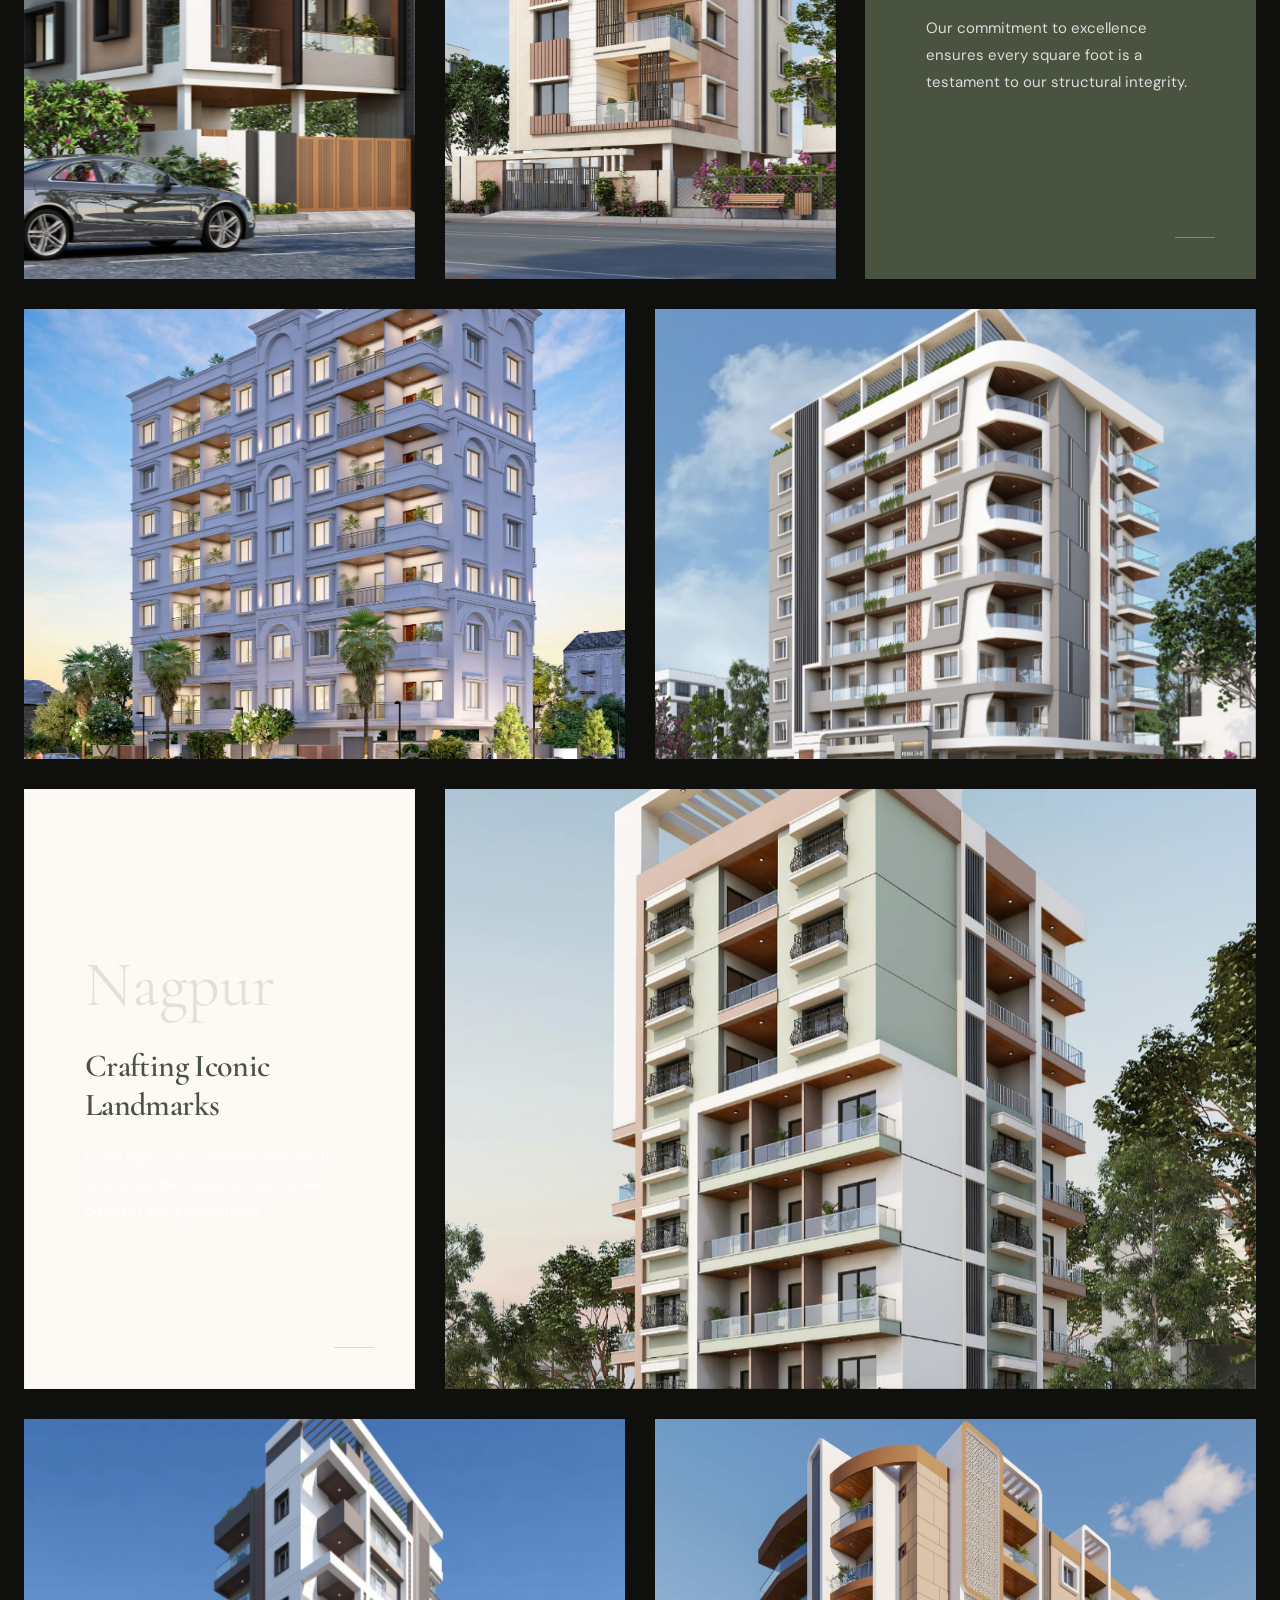
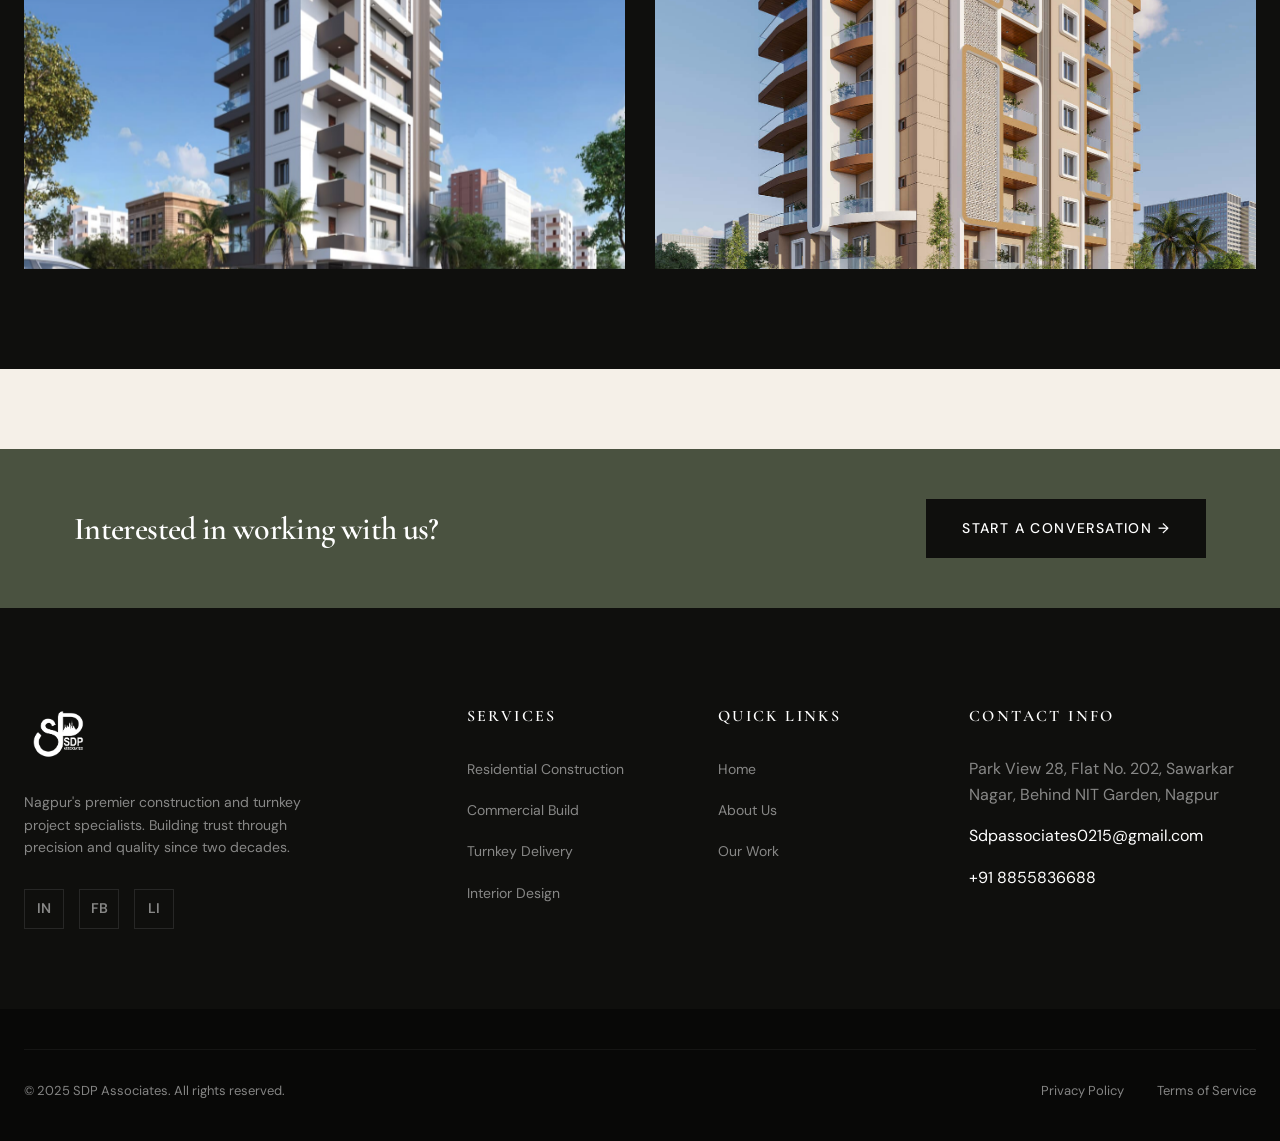
<file: projects.html>
<!DOCTYPE html>
<html lang="en">
<head>
    <meta charset="UTF-8">
    <meta name="viewport" content="width=device-width, initial-scale=1.0">
    <title>Our Projects | SDP Associates | Nagpur</title>
    <meta name="description" content="Explore the portfolio of SDP Associates. High-quality residential, commercial, and turnkey construction projects in Nagpur.">
    
    <!-- Google Fonts -->
    <link rel="preconnect" href="https://fonts.googleapis.com">
    <link rel="preconnect" href="https://fonts.gstatic.com" crossorigin>
    <link href="https://fonts.googleapis.com/css2?family=Cormorant+Garamond:ital,wght@0,300;0,400;0,600;1,400&family=DM+Sans:wght@400;500;700&display=swap" rel="stylesheet">
    
    <!-- Styles -->
    <link rel="stylesheet" href="assets/css/style.css">
    <link rel="stylesheet" href="assets/css/shared.css">

    <!-- Favicons -->
    <link rel="apple-touch-icon" sizes="180x180" href="assets/img/apple-touch-icon.png">
    <link rel="icon" type="image/png" sizes="32x32" href="assets/img/favicon-32x32.png">
    <link rel="icon" type="image/png" sizes="16x16" href="assets/img/favicon-16x16.png">
</head>
<body>
    <div class="custom-cursor"></div>

    <!-- NAVIGATION -->
        <nav class="navbar">
        <div class="container nav-content">
            <div class="logo">
                <a href="index.html"><img src="assets/img/logo.png" alt="SDP Associates Logo"></a>
            </div>
            <ul class="nav-links">
                <li><a href="index.html#home">Home</a></li>
                <li><a href="about.html">About</a></li>
                <li><a href="services.html">Services</a></li>
                <li><a href="projects.html" class="active">Projects</a></li>
                <li><a href="index.html#contact">Contact</a></li>
            </ul>
            <a href="index.html#contact" class="btn btn-primary cta-btn">Get a Quote</a>
            <div class="mobile-menu-btn">
                <span></span>
                <span></span>
            </div>
        </div>
    </nav>

    <main>
        <!-- HERO SECTION -->
        <section class="inner-page-hero">
            <div class="inner-hero-bg">
                <img src="assets/img/projects_hero.png" alt="SDP Projects Portfolio">
                <div class="hero-overlay"></div>
            </div>
            <div class="container inner-hero-content">
                <div class="breadcrumb">
                    <a href="index.html">Home</a> / <span>Projects</span>
                </div>
                <h1>Our Portfolio</h1>
                <p class="subhead" style="max-width: 600px; margin: 0 auto; opacity: 0.8;">A showcase of precision, trust, and structural excellence across Nagpur.</p>
            </div>
        </section>

        <!-- PORTFOLIO SECTION -->
        <section class="projects page-section">
            <div class="container">
                <div class="filter-bar reveal-up">
                    <button class="filter-btn active" data-filter="all">All Projects</button>
                    <button class="filter-btn" data-filter="residential">Residential</button>
                    <button class="filter-btn" data-filter="commercial">Commercial</button>
                    <button class="filter-btn" data-filter="turnkey">Turnkey</button>
                </div>

                <div class="projects-editorial-grid">
                    <!-- Row 1: LG + MD -->
                    <a href="project-skyraa-one.html" class="project-card size-lg reveal-up" data-category="turnkey commercial">
                        <img src="assets/img/projects/SKYRAA ONE.jpg.jpeg" alt="Skyraa One" loading="lazy">
                        <div class="project-card-overlay">
                            <span>01 / Commercial</span>
                            <h3>Skyraa One</h3>
                        </div>
                    </a>
                    
                    <div class="editorial-filler reveal-up">
                        <span class="filler-num">20+</span>
                        <h4>Years of Structural Excellence</h4>
                        <p>Building the future of Nagpur with precision-engineered solutions and uncompromised quality.</p>
                    </div>

                    <!-- Row 2: MD + MD + MD -->
                    <a href="project-dufare-view.html" class="project-card size-md reveal-up" data-category="residential">
                        <img src="assets/img/projects/DUFARE VIEW.jpg.jpeg" alt="Dufare View" loading="lazy">
                        <div class="project-card-overlay">
                            <span>02 / Residential</span>
                            <h3>Dufare View</h3>
                        </div>
                    </a>

                    <a href="project-panke-pratap-nagar.html" class="project-card size-md reveal-up" data-category="residential">
                        <img src="assets/img/projects/PANKE PRATAP NAGAR.jpeg" alt="Panke Pratap Nagar" loading="lazy">
                        <div class="project-card-overlay">
                            <span>03 / Apartment</span>
                            <h3>Panke Pratap Nagar</h3>
                        </div>
                    </a>

                    <div class="editorial-filler dark reveal-up">
                        <span class="filler-num">100+</span>
                        <h4>Delivered with Trust</h4>
                        <p>Our commitment to excellence ensures every square foot is a testament to our structural integrity.</p>
                    </div>

                    <!-- Row 3: SM + SM -->
                    <a href="project-pebbles-19.html" class="project-card size-sm reveal-up" data-category="residential">
                        <img src="assets/img/projects/pebbles19.jpg" alt="Pebbles 19" loading="lazy">
                        <div class="project-card-overlay">
                            <span>04 / Mid-Rise</span>
                            <h3>Pebbles 19</h3>
                        </div>
                    </a>

                    <a href="project-pebbles-20.html" class="project-card size-sm reveal-up" data-category="residential">
                        <img src="assets/img/projects/PEBBLES 20.jpeg" alt="Pebbles 20" loading="lazy">
                        <div class="project-card-overlay">
                            <span>05 / Complex</span>
                            <h3>Pebbles 20</h3>
                        </div>
                    </a>

                    <!-- Row 4: MD + LG -->
                    <div class="editorial-filler reveal-up">
                        <span class="filler-num">Nagpur</span>
                        <h4>Crafting Iconic Landmarks</h4>
                        <p>From high-rise commercial hubs to luxury residential sanctuaries, we build for the generations.</p>
                    </div>

                    <a href="project-vastushilp-2.html" class="project-card size-lg reveal-up" data-category="commercial">
                        <img src="assets/img/projects/VASTUSHILP-2.jpg.jpeg" alt="Vastushilp 2" loading="lazy">
                        <div class="project-card-overlay">
                            <span>06 / Mixed-Use</span>
                            <h3>Vastushilp 2</h3>
                        </div>
                    </a>

                    <!-- Row 5: SM + SM -->
                    <a href="project-vastushilp-3.html" class="project-card size-sm reveal-up" data-category="commercial">
                        <img src="assets/img/projects/VASTUSHILP-3.jpg.jpeg" alt="Vastushilp 3" loading="lazy">
                        <div class="project-card-overlay">
                            <span>07 / Commercial</span>
                            <h3>Vastushilp 3</h3>
                        </div>
                    </a>

                    <a href="project-pebbles-21.html" class="project-card size-sm reveal-up" data-category="residential">
                        <img src="assets/img/projects/PEBBLES 21.jpg" alt="Pebbles 21" loading="lazy">
                        <div class="project-card-overlay">
                            <span>08 / Premium</span>
                            <h3>Pebbles 21</h3>
                        </div>
                    </a>
                </div>
            </div>
        </section>

        <!-- CTA SECTION -->
        <section class="services-cta-strip">
            <div class="container cta-strip-content">
                <h3 style="color: white; font-size: 32px; margin: 0;">Interested in working with us?</h3>
                <a href="index.html#contact" class="btn btn-dark">Start a Conversation →</a>
            </div>
        </section>
    </main>

    <!-- FOOTER -->
    <footer class="footer">
        <div class="container footer-grid">
            <div class="footer-col brand-col">
                <img src="assets/img/logo.png" alt="SDP Associates Logo" class="footer-logo">
                <p class="footer-desc">Nagpur's premier construction and turnkey project specialists. Building trust through precision and quality since two decades.</p>
                <div class="social-links">
                    <a href="#" class="social-icon">IN</a>
                    <a href="#" class="social-icon">FB</a>
                    <a href="#" class="social-icon">LI</a>
                </div>
            </div>
            
            <div class="footer-col links-col">
                <h4>Services</h4>
                <ul>
                    <li><a href="services.html">Residential Construction</a></li>
                    <li><a href="services.html">Commercial Build</a></li>
                    <li><a href="services.html">Turnkey Delivery</a></li>
                    <li><a href="services.html">Interior Design</a></li>
                </ul>
            </div>
            
            <div class="footer-col links-col">
                <h4>Quick Links</h4>
                <ul>
                    <li><a href="index.html#home">Home</a></li>
                    <li><a href="about.html">About Us</a></li>
                    <li><a href="projects.html">Our Work</a></li>
                </ul>
            </div>
            
            <div class="footer-col contact-col">
                <h4>Contact Info</h4>
                <p>Park View 28, Flat No. 202, Sawarkar Nagar, Behind NIT Garden, Nagpur</p>
                <p class="contact-link">Sdpassociates0215@gmail.com</p>
                <p class="contact-link">+91 8855836688</p>
            </div>
        </div>
        <div class="footer-bottom">
            <div class="container">
                <div class="footer-divider"></div>
                <div class="footer-bottom-content">
                    <p>&copy; 2025 SDP Associates. All rights reserved.</p>
                    <div class="footer-legal">
                        <a href="#">Privacy Policy</a>
                        <a href="#">Terms of Service</a>
                    </div>
                </div>
            </div>
        </div>
    </footer>

    <!-- Scripts -->
    <script src="assets/js/shared.js"></script>
    <script>
        // Simple filtering logic
        document.querySelectorAll('.filter-btn').forEach(btn => {
            btn.addEventListener('click', () => {
                // Remove active class
                document.querySelectorAll('.filter-btn').forEach(b => b.classList.remove('active'));
                btn.classList.add('active');
                
                const filter = btn.getAttribute('data-filter');
                const items = document.querySelectorAll('.project-card');
                const fillers = document.querySelectorAll('.editorial-filler');
                
                fillers.forEach(filler => {
                    filler.style.display = (filter === 'all') ? 'flex' : 'none';
                });

                items.forEach(item => {
                    const categories = item.getAttribute('data-category');
                    if (filter === 'all' || (categories && categories.includes(filter))) {
                        item.style.display = 'block';
                    } else {
                        item.style.display = 'none';
                    }
                });
            });
        });
    </script>
</body>
</html>
</file>
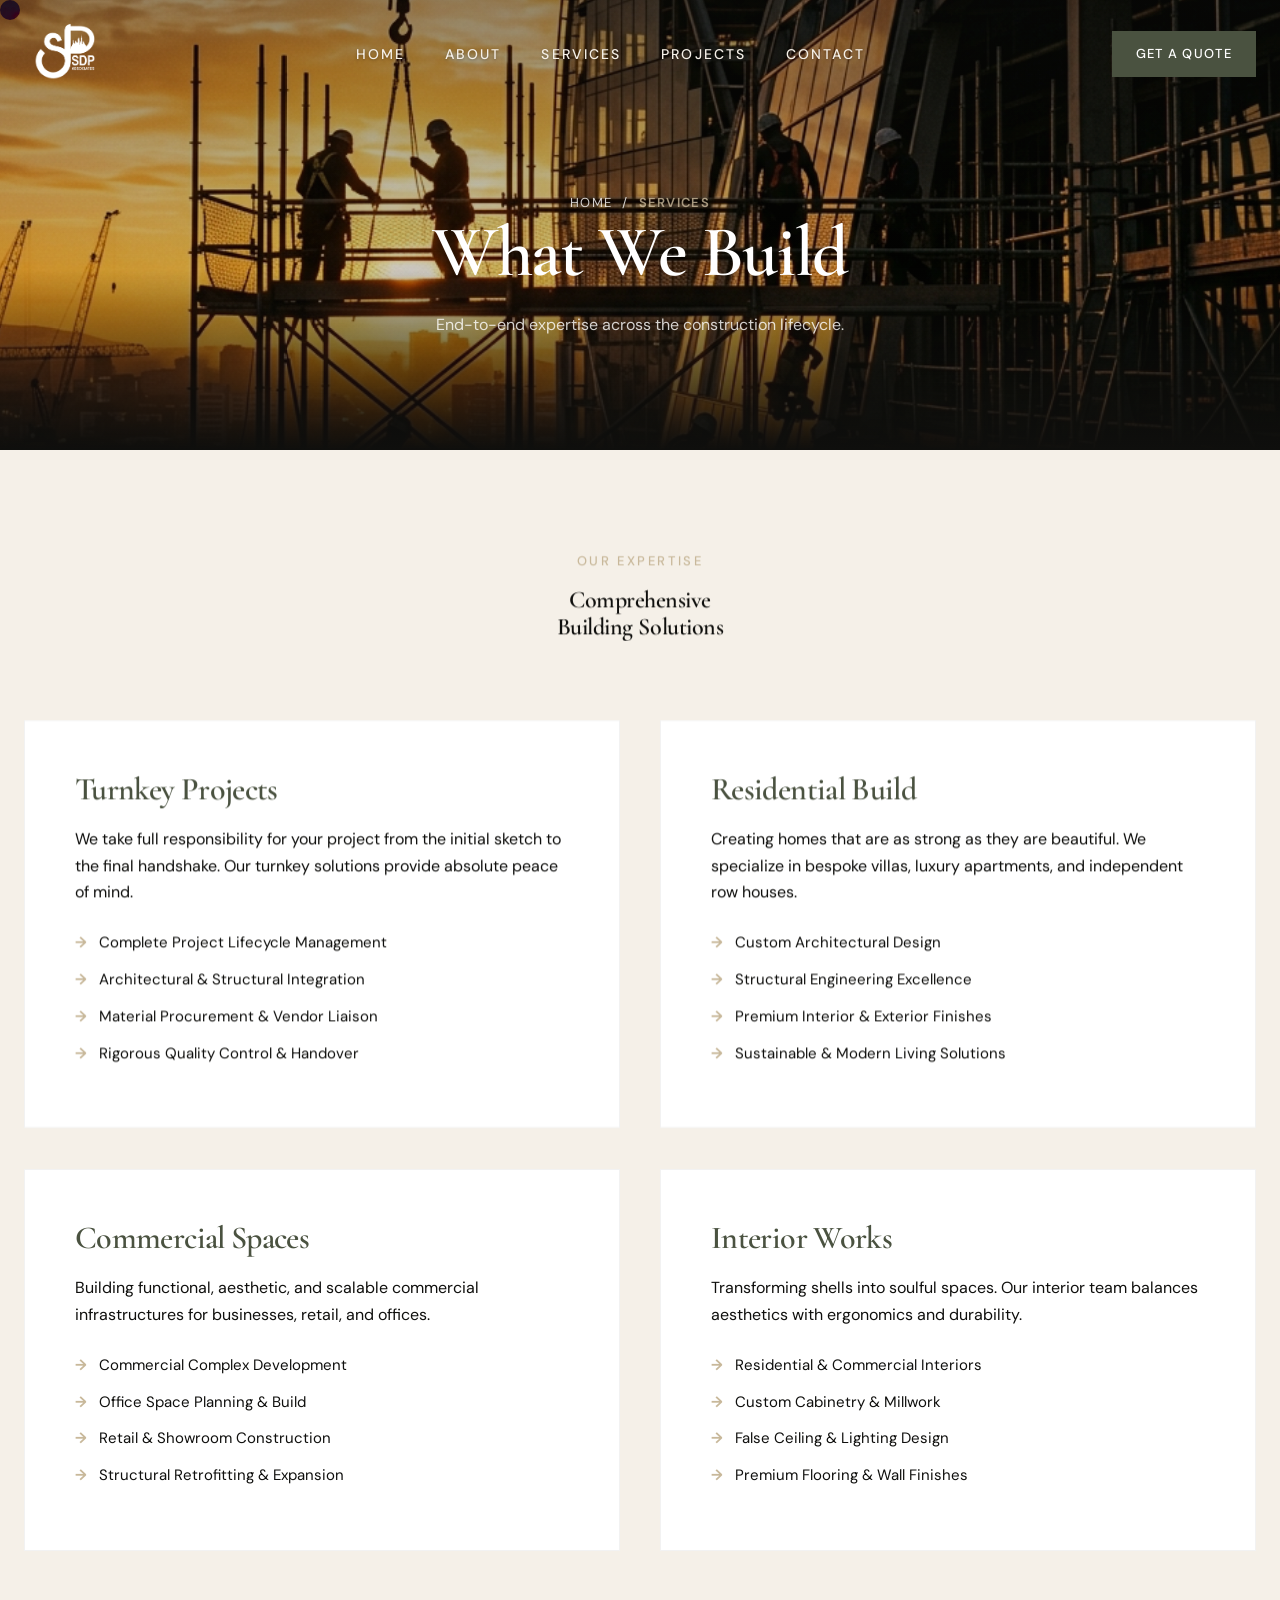
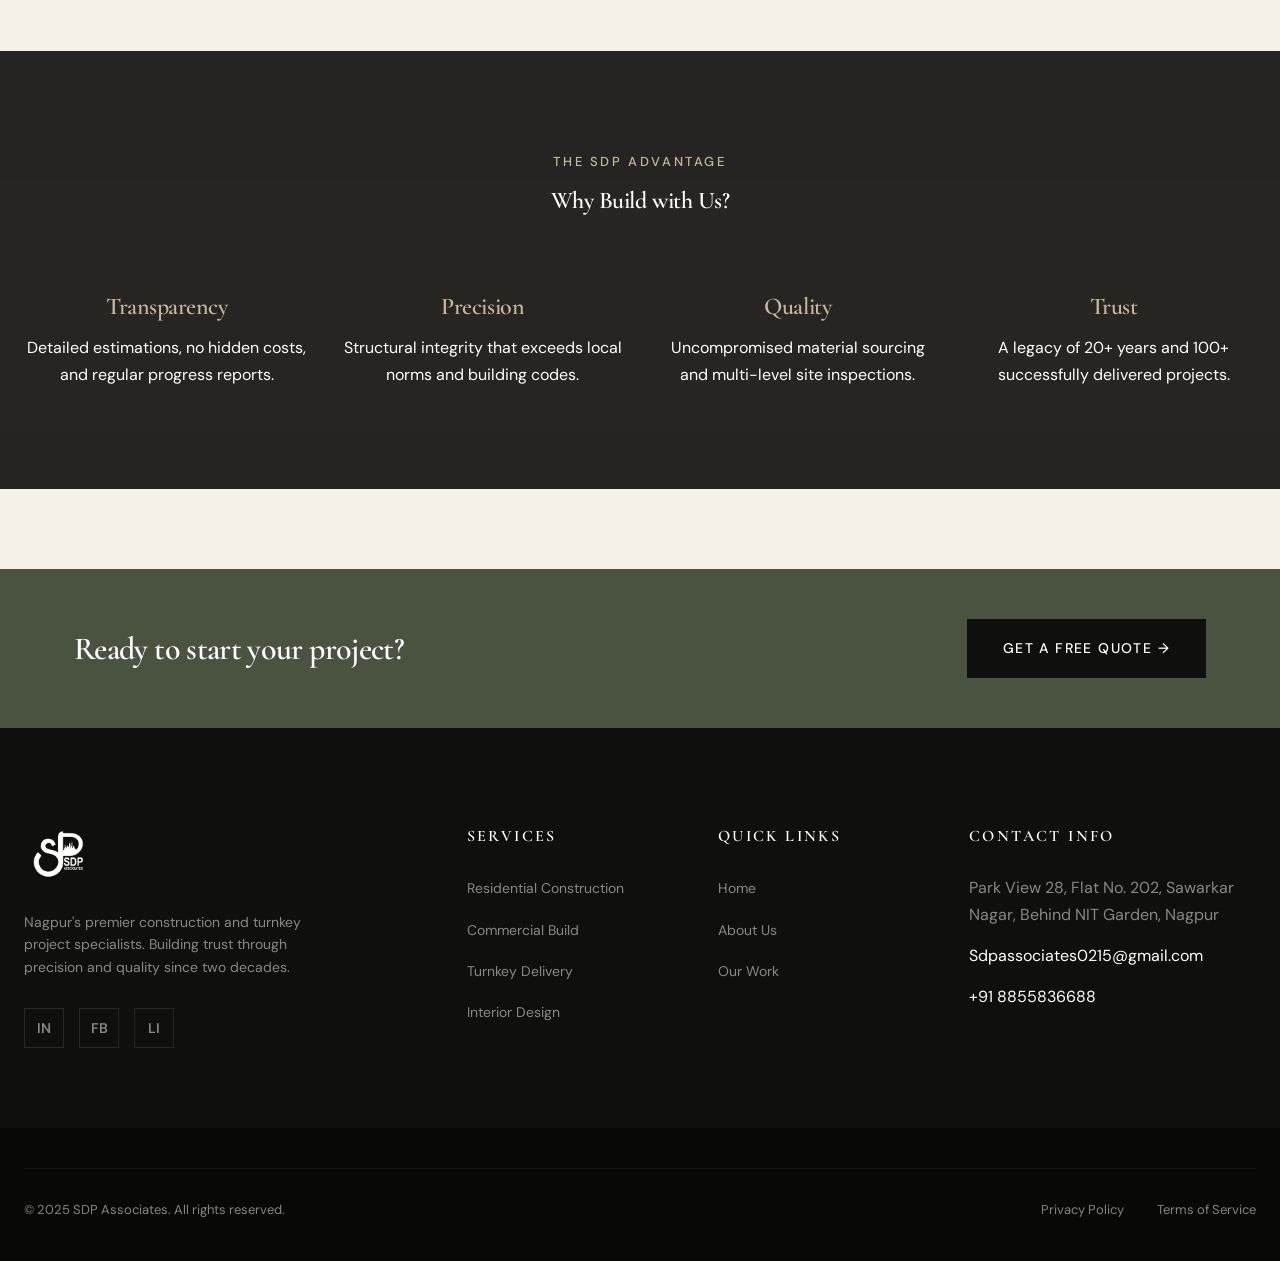
<file: services.html>
<!DOCTYPE html>
<html lang="en">
<head>
    <meta charset="UTF-8">
    <meta name="viewport" content="width=device-width, initial-scale=1.0">
    <title>Our Services | SDP Associates | Nagpur</title>
    <meta name="description" content="Comprehensive construction and turnkey solutions by SDP Associates Nagpur. Residential, commercial, interiors, and project management.">
    
    <!-- Google Fonts -->
    <link rel="preconnect" href="https://fonts.googleapis.com">
    <link rel="preconnect" href="https://fonts.gstatic.com" crossorigin>
    <link href="https://fonts.googleapis.com/css2?family=Cormorant+Garamond:ital,wght@0,300;0,400;0,600;1,400&family=DM+Sans:wght@400;500;700&display=swap" rel="stylesheet">
    
    <!-- Styles -->
    <link rel="stylesheet" href="assets/css/style.css">
    <link rel="stylesheet" href="assets/css/shared.css">
    <style>
        .services-deep-grid {
            display: grid;
            grid-template-columns: repeat(2, 1fr);
            gap: 40px;
            margin-top: 60px;
        }
        .service-detail-card {
            background: white;
            padding: 50px;
            border: 1px solid rgba(0,0,0,0.05);
            transition: var(--transition-smooth);
        }
        .service-detail-card:hover {
            box-shadow: 0 30px 60px rgba(74, 82, 64, 0.1);
            border-color: var(--primary-olive);
        }
        .service-detail-card h3 {
            font-size: 32px;
            margin-bottom: 20px;
            color: var(--primary-olive);
        }
        .service-detail-card ul {
            list-style: none;
            margin-top: 25px;
        }
        .service-detail-card li {
            margin-bottom: 12px;
            display: flex;
            align-items: center;
            gap: 12px;
            font-size: 15px;
        }
        .service-detail-card li::before {
            content: '→';
            color: var(--accent-tan);
            font-weight: bold;
        }
        .why-choose-us {
            background-image: url('assets/img/services_accent.png');
            background-size: cover;
            background-attachment: fixed;
            position: relative;
            color: white;
        }
        .why-choose-us::before {
            content: '';
            position: absolute;
            top: 0; left: 0; width: 100%; height: 100%;
            background: rgba(15, 15, 13, 0.9);
        }
        .why-grid {
            display: grid;
            grid-template-columns: repeat(4, 1fr);
            gap: 30px;
            position: relative;
            z-index: 2;
        }
        .why-card {
            text-align: center;
        }
        .why-card h4 {
            font-size: 24px;
            margin-bottom: 15px;
            color: var(--accent-tan);
        }
        @media (max-width: 768px) {
            .services-deep-grid, .why-grid {
                grid-template-columns: 1fr;
            }
        }
    </style>

    <!-- Favicons -->
    <link rel="apple-touch-icon" sizes="180x180" href="assets/img/apple-touch-icon.png">
    <link rel="icon" type="image/png" sizes="32x32" href="assets/img/favicon-32x32.png">
    <link rel="icon" type="image/png" sizes="16x16" href="assets/img/favicon-16x16.png">
</head>
<body>
    <div class="custom-cursor"></div>

    <!-- NAVIGATION -->
        <nav class="navbar">
        <div class="container nav-content">
            <div class="logo">
                <a href="index.html"><img src="assets/img/logo.png" alt="SDP Associates Logo"></a>
            </div>
            <ul class="nav-links">
                <li><a href="index.html#home">Home</a></li>
                <li><a href="about.html">About</a></li>
                <li><a href="services.html" class="active">Services</a></li>
                <li><a href="projects.html">Projects</a></li>
                <li><a href="index.html#contact">Contact</a></li>
            </ul>
            <a href="index.html#contact" class="btn btn-primary cta-btn">Get a Quote</a>
            <div class="mobile-menu-btn">
                <span></span>
                <span></span>
            </div>
        </div>
    </nav>

    <main>
        <!-- HERO SECTION -->
        <section class="inner-page-hero">
            <div class="inner-hero-bg">
                <img src="assets/img/services_hero.png" alt="SDP Services">
                <div class="hero-overlay"></div>
            </div>
            <div class="container inner-hero-content">
                <div class="breadcrumb">
                    <a href="index.html">Home</a> / <span>Services</span>
                </div>
                <h1>What We Build</h1>
                <p class="subhead" style="max-width: 600px; margin: 0 auto; opacity: 0.8;">End-to-end expertise across the construction lifecycle.</p>
            </div>
        </section>

        <!-- SERVICES DEEP DIVE -->
        <section class="page-section">
            <div class="container">
                <div class="services-header reveal-up" style="text-align: center; margin-bottom: 80px;">
                    <span class="overline">Our Expertise</span>
                    <h2>Comprehensive <br>Building Solutions</h2>
                </div>

                <div class="services-deep-grid">
                    <!-- Card 1 -->
                    <div class="service-detail-card reveal-up">
                        <h3>Turnkey Projects</h3>
                        <p>We take full responsibility for your project from the initial sketch to the final handshake. Our turnkey solutions provide absolute peace of mind.</p>
                        <ul>
                            <li>Complete Project Lifecycle Management</li>
                            <li>Architectural & Structural Integration</li>
                            <li>Material Procurement & Vendor Liaison</li>
                            <li>Rigorous Quality Control & Handover</li>
                        </ul>
                    </div>
                    <!-- Card 2 -->
                    <div class="service-detail-card reveal-up">
                        <h3>Residential Build</h3>
                        <p>Creating homes that are as strong as they are beautiful. We specialize in bespoke villas, luxury apartments, and independent row houses.</p>
                        <ul>
                            <li>Custom Architectural Design</li>
                            <li>Structural Engineering Excellence</li>
                            <li>Premium Interior & Exterior Finishes</li>
                            <li>Sustainable & Modern Living Solutions</li>
                        </ul>
                    </div>
                    <!-- Card 3 -->
                    <div class="service-detail-card reveal-up">
                        <h3>Commercial Spaces</h3>
                        <p>Building functional, aesthetic, and scalable commercial infrastructures for businesses, retail, and offices.</p>
                        <ul>
                            <li>Commercial Complex Development</li>
                            <li>Office Space Planning & Build</li>
                            <li>Retail & Showroom Construction</li>
                            <li>Structural Retrofitting & Expansion</li>
                        </ul>
                    </div>
                    <!-- Card 4 -->
                    <div class="service-detail-card reveal-up">
                        <h3>Interior Works</h3>
                        <p>Transforming shells into soulful spaces. Our interior team balances aesthetics with ergonomics and durability.</p>
                        <ul>
                            <li>Residential & Commercial Interiors</li>
                            <li>Custom Cabinetry & Millwork</li>
                            <li>False Ceiling & Lighting Design</li>
                            <li>Premium Flooring & Wall Finishes</li>
                        </ul>
                    </div>
                </div>
            </div>
        </section>

        <!-- WHY CHOOSE US -->
        <section class="why-choose-us page-section">
            <div class="container">
                <div class="reveal-up" style="text-align: center; margin-bottom: 80px; position: relative; z-index: 2;">
                    <span class="overline" style="color: var(--accent-tan);">The SDP Advantage</span>
                    <h2 style="color: white;">Why Build with Us?</h2>
                </div>
                <div class="why-grid">
                    <div class="why-card reveal-up">
                        <h4>Transparency</h4>
                        <p>Detailed estimations, no hidden costs, and regular progress reports.</p>
                    </div>
                    <div class="why-card reveal-up" style="transition-delay: 0.1s;">
                        <h4>Precision</h4>
                        <p>Structural integrity that exceeds local norms and building codes.</p>
                    </div>
                    <div class="why-card reveal-up" style="transition-delay: 0.2s;">
                        <h4>Quality</h4>
                        <p>Uncompromised material sourcing and multi-level site inspections.</p>
                    </div>
                    <div class="why-card reveal-up" style="transition-delay: 0.3s;">
                        <h4>Trust</h4>
                        <p>A legacy of 20+ years and 100+ successfully delivered projects.</p>
                    </div>
                </div>
            </div>
        </section>
        
        <section class="services-cta-strip">
            <div class="container cta-strip-content">
                <h3 style="color: white; font-size: 32px; margin: 0;">Ready to start your project?</h3>
                <a href="index.html#contact" class="btn btn-dark">Get a Free Quote →</a>
            </div>
        </section>
    </main>

    <!-- FOOTER -->
    <footer class="footer">
        <div class="container footer-grid">
            <div class="footer-col brand-col">
                <img src="assets/img/logo.png" alt="SDP Associates Logo" class="footer-logo">
                <p class="footer-desc">Nagpur's premier construction and turnkey project specialists. Building trust through precision and quality since two decades.</p>
                <div class="social-links">
                    <a href="#" class="social-icon">IN</a>
                    <a href="#" class="social-icon">FB</a>
                    <a href="#" class="social-icon">LI</a>
                </div>
            </div>
            
            <div class="footer-col links-col">
                <h4>Services</h4>
                <ul>
                    <li><a href="services.html">Residential Construction</a></li>
                    <li><a href="services.html">Commercial Build</a></li>
                    <li><a href="services.html">Turnkey Delivery</a></li>
                    <li><a href="services.html">Interior Design</a></li>
                </ul>
            </div>
            
            <div class="footer-col links-col">
                <h4>Quick Links</h4>
                <ul>
                    <li><a href="index.html#home">Home</a></li>
                    <li><a href="about.html">About Us</a></li>
                    <li><a href="projects.html">Our Work</a></li>
                </ul>
            </div>
            
            <div class="footer-col contact-col">
                <h4>Contact Info</h4>
                <p>Park View 28, Flat No. 202, Sawarkar Nagar, Behind NIT Garden, Nagpur</p>
                <p class="contact-link">Sdpassociates0215@gmail.com</p>
                <p class="contact-link">+91 8855836688</p>
            </div>
        </div>
        <div class="footer-bottom">
            <div class="container">
                <div class="footer-divider"></div>
                <div class="footer-bottom-content">
                    <p>&copy; 2025 SDP Associates. All rights reserved.</p>
                    <div class="footer-legal">
                        <a href="#">Privacy Policy</a>
                        <a href="#">Terms of Service</a>
                    </div>
                </div>
            </div>
        </div>
    </footer>

    <!-- Scripts -->
    <script src="assets/js/shared.js"></script>
</body>
</html>
</file>
<file: assets/css/style.css>
:root {
    /* Color Palette */
    --primary-olive: #4A5240;
    --primary-olive-light: #6B7355;
    --secondary-brown: #7B5E3A;
    --secondary-brown-light: #A0764A;
    --base-white: #F5F0E8;
    --deep-black: #0F0F0D;
    --accent-tan: #C8B89A;
    --surface-glass: rgba(15, 15, 13, 0.8);
    
    /* Typography */
    --font-heading: 'Cormorant Garamond', serif;
    --font-body: 'DM Sans', sans-serif;
    
    /* Spacing */
    --section-padding-desktop: 120px;
    --section-padding-mobile: 80px;
    --container-max-width: 1280px;
    --gutter: 24px;
    
    /* Transitions */
    --transition-smooth: 0.6s cubic-bezier(0.22, 1, 0.36, 1);
    --transition-quick: 0.3s ease;
}

/* Base Resets */
*, *::before, *::after {
    margin: 0;
    padding: 0;
    box-sizing: border-box;
}

html {
    scroll-behavior: smooth;
    overflow-x: hidden;
}

body {
    background-color: var(--base-white);
    color: var(--deep-black);
    font-family: var(--font-body);
    font-size: 16px;
    line-height: 1.65;
    -webkit-font-smoothing: antialiased;
    overflow-x: hidden;
}


/* Layout Utilities */
.container {
    max-width: var(--container-max-width);
    margin: 0 auto;
    padding: 0 var(--gutter);
}

.grid {
    display: grid;
    grid-template-columns: repeat(12, 1fr);
    gap: var(--gutter);
}

section {
    padding: var(--section-padding-desktop) 0;
    position: relative;
}

@media (max-width: 768px) {
    section {
        padding: var(--section-padding-mobile) 0;
    }
}

/* Typography Utilities */
h1, h2, h3, h4, h5, h6 {
    font-family: var(--font-heading);
    font-weight: 600;
    line-height: 1.1;
    letter-spacing: -0.02em;
}

.overline {
    font-family: var(--font-body);
    font-size: 13px;
    font-weight: 500;
    text-transform: uppercase;
    letter-spacing: 0.2em;
    color: var(--accent-tan);
    display: block;
    margin-bottom: 1rem;
}

.italic {
    font-style: italic;
    font-weight: 400;
}

/* Buttons */
.btn {
    display: inline-flex;
    align-items: center;
    justify-content: center;
    padding: 18px 36px;
    font-family: var(--font-body);
    font-size: 14px;
    font-weight: 500;
    text-transform: uppercase;
    letter-spacing: 0.1em;
    text-decoration: none;
    transition: var(--transition-quick);
    cursor: pointer;
    border: none;
}

.btn-primary {
    background-color: var(--primary-olive);
    color: white;
}

.btn-primary:hover {
    background-color: var(--primary-olive-light);
}

.btn-outline {
    border: 1px solid white;
    color: white;
}

.btn-outline:hover {
    background-color: white;
    color: var(--deep-black);
}

.btn-secondary {
    background-color: var(--secondary-brown);
    color: white;
}

.btn-secondary:hover {
    background-color: var(--secondary-brown-light);
}

/* Custom Cursor */
.custom-cursor {
    width: 20px;
    height: 20px;
    background: var(--primary-olive);
    border-radius: 50%;
    position: fixed;
    pointer-events: none;
    z-index: 10000;
    transition: transform 0.1s ease;
    mix-blend-mode: difference;
    display: none;
}

.custom-cursor.active {
    transform: scale(2.5);
    background: var(--accent-tan);
    mix-blend-mode: normal;
    opacity: 0.3;
}

@media (pointer: fine) {
    .custom-cursor {
        display: block;
    }
}

/* Navigation */
.navbar {
    position: fixed;
    top: 0;
    left: 0;
    width: 100%;
    z-index: 1000;
    padding: 20px 0;
    transition: var(--transition-smooth);
}

.navbar.scrolled {
    background-color: var(--deep-black);
    padding: 15px 0;
    border-bottom: 1px solid var(--primary-olive);
}

.nav-content {
    display: flex;
    justify-content: space-between;
    align-items: center;
}

.logo img {
    height: 60px;
    filter: brightness(0) invert(1);
    transition: var(--transition-smooth);
}

.navbar.scrolled .logo img {
    height: 45px;
}

.nav-links {
    display: flex;
    list-style: none;
    gap: 40px;
}

.nav-links a {
    text-decoration: none;
    color: var(--base-white);
    font-family: var(--font-body);
    font-size: 14px;
    font-weight: 500;
    text-transform: uppercase;
    letter-spacing: 0.15em;
    transition: var(--transition-quick);
    position: relative;
    text-shadow: 0 1px 3px rgba(0,0,0,0.3);
}

.nav-links a::after {
    content: '';
    position: absolute;
    bottom: -5px;
    left: 0;
    width: 0;
    height: 1px;
    background-color: var(--primary-olive);
    transition: var(--transition-quick);
}

.nav-links a:hover::after {
    width: 100%;
}

.navbar.scrolled .nav-links a:hover {
    color: var(--primary-olive-light);
}

.cta-btn {
    padding: 12px 24px;
    font-size: 13px;
}

/* Mobile Menu Button */
.mobile-menu-btn {
    display: none;
    flex-direction: column;
    gap: 6px;
    cursor: pointer;
    z-index: 1001;
}

.mobile-menu-btn span {
    display: block;
    width: 24px;
    height: 2px;
    background-color: var(--base-white);
    transition: var(--transition-quick);
}

.navbar.scrolled .mobile-menu-btn span {
    background-color: var(--base-white);
}

.mobile-menu-btn.active span:nth-child(1) {
    transform: translateY(8px) rotate(45deg);
}

.mobile-menu-btn.active span:nth-child(2) {
    transform: translateY(-8px) rotate(-45deg);
}

/* Hero Section */
.hero {
    min-height: 100vh;
    display: flex;
    align-items: center;
    overflow: hidden;
    padding: 0;
}

.hero-bg {
    position: absolute;
    top: 0;
    left: 0;
    width: 100%;
    height: 100%;
    z-index: -1;
}

.hero-bg img {
    width: 100%;
    height: 100%;
    object-fit: cover;
    transform: scale(1.1);
}

.hero-overlay {
    position: absolute;
    top: 0;
    left: 0;
    width: 100%;
    height: 100%;
    background: rgba(0, 0, 0, 0.45);
}

.hero-content {
    display: flex;
    justify-content: space-between;
    align-items: flex-end;
    width: 100%;
    padding-top: 140px;
    padding-bottom: 100px;
}

.hero-text-block {
    width: 55%;
    color: var(--base-white);
}

.hero-badge {
    background: var(--primary-olive);
    color: white !important;
    padding: 10px 24px;
    border-radius: 20px;
    display: inline-block;
    margin-bottom: 25px;
    font-weight: 600;
    letter-spacing: 0.1em;
}

.hero h1 {
    font-size: 82px;
    line-height: 1.05;
    margin-bottom: 30px;
    color: white;
    text-shadow: 0 4px 15px rgba(0,0,0,0.2);
}

.hero .subhead {
    font-size: 18px;
    max-width: 500px;
    margin-bottom: 40px;
    opacity: 0.9;
}

.hero-ctas {
    display: flex;
    align-items: center;
    gap: 30px;
}

.text-link {
    color: var(--primary-olive-light);
    text-decoration: none;
    font-weight: 600;
    text-transform: uppercase;
    letter-spacing: 0.1em;
    display: flex;
    align-items: center;
    gap: 10px;
    transition: var(--transition-quick);
}

.text-link:hover {
    gap: 15px;
}

.hero-stats {
    display: flex;
    flex-direction: column;
    gap: 20px;
}

.stat-card {
    background: var(--surface-glass);
    padding: 24px;
    border-left: 3px solid var(--primary-olive);
    min-width: 180px;
}

.stat-number {
    font-family: var(--font-heading);
    font-size: 42px;
    font-weight: 600;
    color: white;
}

.stat-plus {
    font-size: 24px;
    color: var(--accent-tan);
}

.stat-label {
    display: block;
    font-size: 13px;
    text-transform: uppercase;
    letter-spacing: 0.1em;
    color: var(--accent-tan);
    margin-top: 5px;
}

.hero-ticker {
    position: absolute;
    bottom: 0;
    left: 0;
    width: 100%;
    background-color: var(--primary-olive);
    padding: 12px 0;
    overflow: hidden;
    white-space: nowrap;
}

.ticker-content {
    display: inline-block;
    animation: ticker 40s linear infinite;
    color: white;
    font-size: 13px;
    font-weight: 500;
    text-transform: uppercase;
    letter-spacing: 0.2em;
}

@keyframes ticker {
    0% { transform: translateX(0); }
    100% { transform: translateX(-50%); }
}

/* About Section */
.about {
    background-color: var(--base-white);
}

.about-image-col {
    grid-column: span 5;
    position: relative;
}

.image-wrapper {
    position: relative;
    z-index: 1;
}

.image-wrapper img {
    width: 100%;
    height: auto;
    display: block;
    box-shadow: 20px 20px 60px rgba(0,0,0,0.1);
}

.image-frame {
    position: absolute;
    top: -12px;
    right: -12px;
    width: 100%;
    height: 100%;
    border: 1px solid var(--primary-olive);
    z-index: -1;
}

.about-text-col {
    grid-column: span 7;
    padding-left: 60px;
}

.about h2 {
    font-size: 52px;
    margin-bottom: 30px;
}

.about p {
    margin-bottom: 20px;
    color: #444;
}

.about-callouts {
    display: flex;
    gap: 20px;
    margin-top: 40px;
}

.vision-box {
    background-color: var(--primary-olive);
    color: white;
    padding: 30px;
    flex: 1;
}

.vision-box h3 {
    font-size: 24px;
    margin-bottom: 15px;
}

.vision-box p {
    color: rgba(255,255,255,0.8);
    font-size: 14px;
    margin-bottom: 0;
}

.mission-box {
    background-color: var(--secondary-brown);
    color: var(--base-white);
    padding: 30px;
    flex: 1;
}

.mission-box h3 {
    font-size: 24px;
    margin-bottom: 15px;
}

.mission-box ul {
    list-style: none;
}

.mission-box li {
    font-size: 14px;
    margin-bottom: 8px;
    display: flex;
    align-items: center;
    gap: 10px;
}

.mission-box li span {
    color: var(--accent-tan);
    font-weight: bold;
}

/* Services Section */
.services {
    background-color: var(--base-white);
    background-image: radial-gradient(var(--accent-tan) 1px, transparent 1px);
    background-size: 40px 40px;
    background-color: #f5f0e8;
    position: relative;
}

.services::before {
    content: '';
    position: absolute;
    top: 0;
    left: 0;
    width: 100%;
    height: 100%;
    background-color: rgba(245, 240, 232, 0.95);
}

.services .container {
    position: relative;
    z-index: 1;
}

.services-header {
    margin-bottom: 60px;
}

.services h2 {
    font-size: 56px;
    color: var(--deep-black);
}

.services-grid {
    gap: 30px;
}

.service-card {
    grid-column: span 4;
    background-color: #1A1A16;
    padding: 40px;
    transition: var(--transition-smooth);
    border-left: 0 solid var(--primary-olive);
    display: flex;
    flex-direction: column;
}

.service-card:hover {
    transform: translateY(-10px);
    border-left-width: 5px;
    box-shadow: 0 20px 40px rgba(0,0,0,0.3);
}

.service-icon {
    width: 40px;
    height: 40px;
    color: var(--primary-olive-light);
    margin-bottom: 25px;
    transition: var(--transition-quick);
}

.service-card:hover .service-icon {
    transform: scale(1.1);
    color: var(--accent-tan);
}

.service-card h3 {
    color: white;
    font-size: 22px;
    margin-bottom: 15px;
}

.service-card p {
    color: rgba(255,255,255,0.6);
    font-size: 14px;
}

.services-cta-strip {
    margin-top: 80px;
    background-color: var(--primary-olive);
    padding: 50px;
    display: flex;
    justify-content: space-between;
    align-items: center;
}

.services-cta-strip h3 {
    color: white;
    font-size: 32px;
    margin: 0;
}

.cta-strip-content {
    display: flex;
    justify-content: space-between;
    align-items: center;
    width: 100%;
}

.btn-dark {
    background-color: var(--deep-black);
    color: white;
}

.btn-dark:hover {
    background-color: var(--primary-olive);
    color: white;
}

/* Projects Gallery */
.projects {
    background-color: var(--deep-black);
    color: white;
}

.projects-header {
    margin-bottom: 60px;
}

.projects h2 {
    font-size: 60px;
}

.projects-masonry {
    display: grid;
    grid-template-columns: repeat(12, 1fr);
    grid-auto-rows: 200px;
    gap: 24px;
}

.project-item {
    position: relative;
    overflow: hidden;
    cursor: pointer;
    text-decoration: none;
    display: block;
}

.project-item img {
    width: 100%;
    height: 100%;
    object-fit: cover;
    transition: transform 1s cubic-bezier(0.22, 1, 0.36, 1);
}

.project-item:hover img {
    transform: scale(1.1);
}

.project-overlay {
    position: absolute;
    bottom: 0;
    left: 0;
    width: 100%;
    padding: 30px;
    background: linear-gradient(to top, rgba(15, 15, 13, 0.95), rgba(15, 15, 13, 0.4) 60%, transparent);
    transform: translateY(100%);
    transition: var(--transition-smooth);
}

.project-item:hover .project-overlay {
    transform: translateY(0);
}

.project-overlay h3 {
    font-size: 24px;
    margin-bottom: 5px;
    color: var(--base-white);
    text-shadow: 0 2px 10px rgba(0, 0, 0, 0.5);
}

.project-overlay span {
    font-size: 12px;
    text-transform: uppercase;
    letter-spacing: 0.1em;
    color: var(--accent-tan);
}

.project-item.landscape { grid-column: span 6; grid-row: span 2; }
.project-item.portrait { grid-column: span 3; grid-row: span 3; }

.projects-footer {
    margin-top: 60px;
    text-align: center;
}

/* Project Fillers */
.project-filler {
    position: relative;
    overflow: hidden;
    transition: var(--transition-smooth);
    display: flex;
    align-items: center;
    justify-content: center;
}

.project-filler:hover {
    box-shadow: 0 0 0 1px rgba(107, 115, 85, 0.4);
}

/* Stats Card Filler */
.project-filler.stats-card {
    background: rgba(255, 255, 255, 0.04);
    border: 1px solid rgba(255, 255, 255, 0.08);
    padding: 30px;
    text-align: center;
}

.project-filler.stats-card .stat-number {
    font-family: var(--font-heading);
    font-size: 80px;
    color: var(--primary-olive-light);
    line-height: 1;
}

.project-filler.stats-card .stat-label {
    color: white;
    font-family: var(--font-body);
    font-size: 14px;
    margin-top: 10px;
}

/* Ticker Filler */
.project-filler.ticker-filler {
    background-color: var(--primary-olive);
    padding: 0;
}

.ticker-wrap {
    width: 100%;
    overflow: hidden;
    white-space: nowrap;
}

.ticker-move {
    display: inline-block;
    animation: ticker 20s linear infinite;
    color: white;
    font-size: 14px;
    font-weight: 600;
    text-transform: uppercase;
    letter-spacing: 0.15em;
}

/* Blueprint Filler */
.project-filler.blueprint-filler {
    background-color: transparent;
    border: 1px solid rgba(200, 184, 154, 0.15);
    background-image: 
        linear-gradient(rgba(200, 184, 154, 0.1) 1px, transparent 1px),
        linear-gradient(90deg, rgba(200, 184, 154, 0.1) 1px, transparent 1px);
    background-size: 20px 20px;
}

.blueprint-graphic {
    width: 60%;
    color: var(--accent-tan);
    opacity: 0.5;
}

.blueprint-graphic svg {
    width: 100%;
    height: auto;
}

/* Process Section */
.process {
    background-color: var(--base-white);
    overflow: hidden;
}

.process-watermark {
    position: absolute;
    top: 50%;
    left: 50%;
    transform: translate(-50%, -50%);
    font-size: 250px;
    font-weight: 800;
    color: var(--primary-olive);
    opacity: 0.08;
    pointer-events: none;
    letter-spacing: 0.2em;
}

.process-header {
    margin-bottom: 80px;
}

.process .overline {
    font-size: 16px;
    color: var(--primary-olive);
    font-weight: 600;
    opacity: 1;
}

.process h2 {
    font-size: 52px;
}

.process-timeline {
    position: relative;
    padding-top: 40px;
}

.process-line {
    position: absolute;
    top: 40px;
    left: 0;
    width: 100%;
    height: 1px;
    background: repeating-linear-gradient(to right, var(--primary-olive) 0, var(--primary-olive) 10px, transparent 10px, transparent 20px);
}

.process-steps {
    display: flex;
    justify-content: space-between;
    gap: 30px;
}

.process-step {
    flex: 1;
    position: relative;
}

.step-number {
    display: block;
    font-family: var(--font-heading);
    font-size: 80px;
    color: var(--primary-olive);
    opacity: 0.4;
    margin-bottom: -40px;
    margin-left: -10px;
}

.process-step h3 {
    font-size: 20px;
    margin-bottom: 15px;
    position: relative;
}

.process-step p {
    font-size: 14px;
    color: #555;
}

/* Contact Section */
.form-group select option {
    background-color: var(--primary-olive);
    color: white;
}

.contact {
    background-color: var(--primary-olive);
    color: var(--base-white);
    padding: var(--section-padding-desktop) 0;
}

.contact-header {
    margin-bottom: 60px;
    text-align: center;
}

.contact-header h2 {
    font-size: 56px;
    color: white;
}

.contact-grid {
    display: grid;
    grid-template-columns: repeat(12, 1fr);
    gap: 40px;
    align-items: start;
}

.contact-form-card {
    grid-column: span 7;
    background: rgba(255, 255, 255, 0.03);
    border: 1px solid rgba(255, 255, 255, 0.1);
    padding: 60px;
}

.contact-details-card {
    grid-column: span 5;
    background: var(--deep-black);
    padding: 40px;
    position: relative;
    overflow: hidden;
}

#contact-form {
    display: flex;
    flex-direction: column;
    gap: 25px;
}

.form-row {
    display: grid;
    grid-template-columns: 1fr 1fr;
    gap: 20px;
}

.form-group {
    display: flex;
    flex-direction: column;
}

.form-group input,
.form-group select,
.form-group textarea {
    width: 100%;
    padding: 18px;
    background: rgba(255, 255, 255, 0.2);
    border: 1px solid rgba(255, 255, 255, 0.3);
    color: white;
    font-family: var(--font-body);
    font-size: 15px;
    outline: none;
    transition: var(--transition-quick);
}

.form-group input:focus,
.form-group select:focus,
.form-group textarea:focus {
    border-color: var(--accent-tan);
    background: rgba(255, 255, 255, 0.3);
}

.form-group input::placeholder,
.form-group textarea::placeholder {
    color: rgba(255, 255, 255, 0.8);
}

.btn-full {
    width: 100%;
}

.map-container {
    margin-bottom: 30px;
    opacity: 1;
    transition: var(--transition-smooth);
}

.map-container:hover {
    filter: none;
    opacity: 1;
}

.info-grid {
    display: flex;
    flex-direction: column;
    gap: 30px;
}

.info-item .info-label {
    display: block;
    font-size: 12px;
    text-transform: uppercase;
    letter-spacing: 0.15em;
    color: var(--accent-tan);
    margin-bottom: 8px;
}

.info-item p {
    font-size: 16px;
    line-height: 1.5;
    color: rgba(255, 255, 255, 0.8);
}

.sdp-watermark-small {
    position: absolute;
    bottom: -20px;
    right: -10px;
    font-size: 120px;
    font-weight: 800;
    color: white;
    opacity: 0.03;
    pointer-events: none;
}

/* Footer Section */
.footer {
    background-color: var(--deep-black);
    color: rgba(255, 255, 255, 0.5);
    padding: 100px 0 0;
}

.footer-grid {
    display: grid;
    grid-template-columns: 2fr 1fr 1fr 1.5fr;
    gap: 60px;
    padding-bottom: 80px;
}

.footer-logo {
    height: 50px;
    filter: brightness(0) invert(1);
    margin-bottom: 25px;
}

.footer-desc {
    font-size: 14px;
    line-height: 1.6;
    margin-bottom: 30px;
    max-width: 300px;
}

.social-links {
    display: flex;
    gap: 15px;
}

.social-icon {
    width: 40px;
    height: 40px;
    border: 1px solid rgba(255, 255, 255, 0.1);
    display: flex;
    align-items: center;
    justify-content: center;
    font-size: 11px;
    font-weight: 600;
    color: white;
    text-decoration: none;
    transition: var(--transition-quick);
}

.social-icon:hover {
    border-color: var(--primary-olive-light);
    color: var(--primary-olive-light);
}

.footer-col h4 {
    color: white;
    font-size: 16px;
    text-transform: uppercase;
    letter-spacing: 0.15em;
    margin-bottom: 30px;
}

.footer-col ul {
    list-style: none;
}

.footer-col li {
    margin-bottom: 15px;
}

.footer-col a {
    color: inherit;
    text-decoration: none;
    font-size: 14px;
    transition: var(--transition-quick);
}

.footer-col a:hover {
    color: var(--primary-olive-light);
    padding-left: 5px;
}

.contact-link {
    margin-top: 15px;
    color: white !important;
}

.footer-bottom {
    background-color: #080807;
    padding: 40px 0;
}

.footer-divider {
    height: 1px;
    background-color: rgba(255, 255, 255, 0.05);
    margin-bottom: 30px;
}

.footer-bottom-content {
    display: flex;
    justify-content: space-between;
    align-items: center;
    font-size: 13px;
}

.footer-legal a {
    color: inherit;
    text-decoration: none;
    margin-left: 30px;
    transition: var(--transition-quick);
}

.footer-legal a:hover {
    color: white;
}

/* Reveal Animations - Dramatic Wow Effect */
.reveal-up { transform: translateY(60px); opacity: 0; transition: transform 1.2s cubic-bezier(0.19, 1, 0.22, 1), opacity 0.8s ease-out; will-change: transform, opacity; }
.reveal-left { transform: translateX(-60px); opacity: 0; transition: transform 1.2s cubic-bezier(0.19, 1, 0.22, 1), opacity 0.8s ease-out; will-change: transform, opacity; }
.reveal-right { transform: translateX(60px); opacity: 0; transition: transform 1.2s cubic-bezier(0.19, 1, 0.22, 1), opacity 0.8s ease-out; will-change: transform, opacity; }

.revealed {
    transform: translate(0) !important;
    opacity: 1 !important;
}

/* Mobile Responsive */
@media (max-width: 1024px) {
    .footer-grid { grid-template-columns: 1fr 1fr; }
    .contact-grid { grid-template-columns: 1fr; }
    .contact-form-card, .contact-details-card { grid-column: span 12; }
}

@media (max-width: 768px) {
    .navbar { padding: 20px 0; }
    .mobile-menu-btn { display: flex; }
    .cta-btn { display: none; }
    .nav-links {
        position: fixed;
        top: 0;
        right: -100%;
        width: 80%;
        height: 100vh;
        background-color: var(--deep-black);
        flex-direction: column;
        justify-content: center;
        align-items: center;
        transition: var(--transition-smooth);
    }
    .nav-links.mobile-active { right: 0; }
    
    .hero-content { flex-direction: column; align-items: flex-start; padding-bottom: 60px; }
    .hero-text-block { width: 100%; }
    .hero h1 { font-size: 48px; }
    .hero-stats { flex-direction: row; flex-wrap: wrap; margin-top: 40px; }
    
    .grid { display: flex; flex-direction: column; }
    .about-text-col { margin-top: 40px; }
    .service-card { grid-column: span 12; }
    
    .projects-masonry { grid-template-columns: 1fr; grid-auto-rows: auto; }
    .project-item.landscape, .project-item.portrait { grid-column: span 1; grid-row: span 1; height: 300px; }
    .project-filler[style] { grid-column: span 1 !important; grid-row: span 1 !important; height: auto !important; min-height: 250px; }
    
    .process-steps { flex-direction: column; }
    .process-line { display: none; }
    
    .services-cta-strip, .cta-strip-content { flex-direction: column; text-align: center; gap: 30px; }
    
    .form-row { grid-template-columns: 1fr; }
    .footer-grid { grid-template-columns: 1fr; gap: 40px; }
    .footer-bottom-content { flex-direction: column; gap: 20px; text-align: center; }
    .footer-legal a { margin: 0 15px; }
}
</file>
<file: assets/css/shared.css>
/* Shared Styles for Inner Pages */
.inner-page-hero {
    height: 50vh;
    min-height: 400px;
    position: relative;
    display: flex;
    align-items: center;
    justify-content: center;
    overflow: hidden;
    background-color: var(--deep-black);
    text-align: center;
    color: white;
}

.inner-hero-bg {
    position: absolute;
    top: 0;
    left: 0;
    width: 100%;
    height: 100%;
    z-index: 1;
}

.inner-hero-bg img {
    width: 100%;
    height: 100%;
    object-fit: cover;
    opacity: 0.8;
    will-change: transform;
}

.inner-hero-bg .hero-overlay {
    background: linear-gradient(to bottom, rgba(15, 15, 13, 0.3) 0%, rgba(15, 15, 13, 0) 60%, rgba(15, 15, 13, 1) 100%);
}

.inner-hero-content {
    position: relative;
    z-index: 2;
    padding-top: 80px;
}

.inner-hero-content h1 {
    font-size: 72px;
    margin-bottom: 20px;
}

.breadcrumb {
    display: flex;
    gap: 10px;
    font-size: 13px;
    text-transform: uppercase;
    letter-spacing: 0.1em;
    opacity: 0.8;
    justify-content: center;
    text-shadow: 0 2px 10px rgba(0,0,0,0.5);
}

.breadcrumb a {
    color: white;
    text-decoration: none;
}

.breadcrumb span {
    color: var(--accent-tan);
    font-weight: 600;
}

/* Page Section padding */
.page-section {
    padding: 100px 0;
}

/* Detailed Project Layout Refinement */
.project-detail-grid {
    display: flex;
    flex-direction: column;
    gap: 60px;
    margin-top: -60px; /* Subtle overlap with hero */
    position: relative;
    z-index: 10;
}

.project-overview-header {
    background: white;
    padding: 60px;
    box-shadow: 0 40px 100px rgba(0,0,0,0.05);
    display: grid;
    grid-template-columns: 2fr 1fr;
    gap: 60px;
}

.project-info-main h2 {
    font-size: 42px;
    margin-bottom: 25px;
    color: var(--primary-olive);
}

.project-desc {
    font-size: 18px;
    line-height: 1.8;
    color: #444;
    margin-bottom: 30px;
}

.project-specs-sidebar {
    border-left: 1px solid rgba(0,0,0,0.05);
    padding-left: 60px;
}

.spec-item {
    margin-bottom: 30px;
}

.spec-item label {
    display: block;
    font-size: 11px;
    text-transform: uppercase;
    letter-spacing: 0.2em;
    color: var(--accent-tan);
    margin-bottom: 8px;
}

.spec-item value {
    display: block;
    font-family: var(--font-heading);
    font-size: 24px;
    color: var(--primary-olive);
}

/* Project Detail Gallery — natural size, no stretching */
.gallery-grid {
    display: flex;
    flex-direction: column;
    gap: 0;
}

.gallery-item {
    position: relative;
    background: var(--deep-black);
    overflow: hidden;
}

/* Image+Content side-by-side block */
.project-image-block {
    display: grid;
    grid-template-columns: auto 1fr;
    gap: 0;
    background: white;
    border: 1px solid rgba(0,0,0,0.06);
    overflow: hidden;
    margin-bottom: 2px;
}

.project-image-block .image-side {
    display: flex;
    align-items: flex-start;
    background: #f8f6f2;
    overflow: hidden;
    max-width: 65vw;
}

.project-image-block .image-side img {
    width: auto;
    height: auto;
    max-width: 100%;
    max-height: 75vh; /* Prevents excessively tall images */
    display: block;
    object-fit: none; /* Never crop, never stretch */
    transition: transform 1s cubic-bezier(0.22, 1, 0.36, 1);
}

.project-image-block:hover .image-side img {
    transform: scale(1.02);
}

.project-image-block .content-side {
    padding: 60px;
    display: flex;
    flex-direction: column;
    justify-content: center;
    background: white;
    min-width: 280px;
}

.project-image-block .content-side .content-tag {
    font-size: 11px;
    text-transform: uppercase;
    letter-spacing: 0.2em;
    color: var(--accent-tan);
    margin-bottom: 20px;
}

.project-image-block .content-side h3 {
    font-family: var(--font-heading);
    font-size: 36px;
    color: var(--primary-olive);
    margin-bottom: 20px;
    line-height: 1.2;
}

.project-image-block .content-side p {
    font-size: 15px;
    line-height: 1.9;
    color: #555;
    margin-bottom: 30px;
}

.project-image-block .content-side .content-specs {
    display: flex;
    flex-direction: column;
    gap: 16px;
    border-top: 1px solid rgba(0,0,0,0.06);
    padding-top: 30px;
}

.project-image-block .content-side .content-spec-row {
    display: flex;
    justify-content: space-between;
    font-size: 13px;
}

.project-image-block .content-side .content-spec-row span:first-child {
    text-transform: uppercase;
    letter-spacing: 0.1em;
    color: #999;
    font-size: 11px;
}

.project-image-block .content-side .content-spec-row span:last-child {
    color: var(--primary-olive);
    font-weight: 600;
}

.gallery-caption {
    padding: 20px 40px;
    background: white;
    border-top: 1px solid rgba(0,0,0,0.06);
    display: flex;
    align-items: center;
    justify-content: space-between;
}

.gallery-caption p {
    font-size: 12px;
    text-transform: uppercase;
    letter-spacing: 0.15em;
    color: var(--accent-tan);
    margin: 0;
}

@media (max-width: 992px) {
    .project-image-block {
        grid-template-columns: 1fr;
    }
    .project-image-block .image-side {
        max-width: 100%;
    }
    .project-image-block .image-side img {
        width: 100%;
        max-height: 50vh;
        object-fit: contain;
    }
    .project-image-block .content-side {
        padding: 40px;
    }
}

@media (max-width: 992px) {
    .project-overview-header {
        grid-template-columns: 1fr;
        padding: 40px;
        margin-top: -60px;
    }
    .project-specs-sidebar {
        border-left: none;
        border-top: 1px solid rgba(0,0,0,0.05);
        padding-left: 0;
        padding-top: 40px;
    }
    .gallery-item.side-feature {
        grid-column: span 12;
    }
}

/* Filter Bar */
.filter-bar {
    display: flex;
    justify-content: center;
    gap: 20px;
    margin-bottom: 60px;
    flex-wrap: wrap;
}

.filter-btn {
    background: transparent;
    border: 1px solid rgba(0,0,0,0.1);
    padding: 10px 24px;
    font-family: var(--font-body);
    font-size: 13px;
    text-transform: uppercase;
    letter-spacing: 0.1em;
    cursor: pointer;
    transition: var(--transition-quick);
}

.filter-btn.active, .filter-btn:hover {
    background: var(--primary-olive);
    color: white;
    border-color: var(--primary-olive);
}

@media (max-width: 992px) {
    .project-info-col, .project-main-col {
        grid-column: span 12;
    }
    .inner-hero-content h1 {
        font-size: 48px;
    }
}
/* Editorial Projects Grid */
.projects-editorial-grid {
    display: grid;
    grid-template-columns: repeat(12, 1fr);
    gap: 30px;
    margin-top: 40px;
}

.project-card {
    position: relative;
    overflow: hidden;
    background: #111;
}

.project-card.size-lg { grid-column: span 8; height: 600px; }
.project-card.size-md { grid-column: span 4; height: 600px; }
.project-card.size-sm { grid-column: span 6; height: 450px; }

.project-card img {
    width: 100%;
    height: 100%;
    object-fit: cover;
    will-change: transform;
    transition: transform 1.2s cubic-bezier(0.19, 1, 0.22, 1);
}

.project-card-overlay {
    position: absolute;
    bottom: 0;
    left: 0;
    width: 100%;
    padding: 40px;
    background: linear-gradient(to top, rgba(0,0,0,0.7) 0%, transparent 100%);
    color: white;
    transform: translateY(20px);
    opacity: 0;
    transition: all 0.6s cubic-bezier(0.19, 1, 0.22, 1);
}

.project-card:hover .project-card-overlay {
    transform: translateY(0);
    opacity: 1;
}

.project-card-overlay h3 {
    font-size: 32px;
    margin-bottom: 5px;
    color: white;
}

.project-card-overlay span {
    font-size: 13px;
    text-transform: uppercase;
    letter-spacing: 0.15em;
    opacity: 0.8;
}

/* Editorial Filler Blocks */
.editorial-filler {
    grid-column: span 4;
    display: flex;
    flex-direction: column;
    justify-content: center;
    padding: 60px;
    background: #fdfaf5;
    border: 1px solid rgba(74, 82, 64, 0.05);
    position: relative;
    overflow: hidden;
}

.editorial-filler::before {
    content: '';
    position: absolute;
    top: 0; left: 0; width: 100%; height: 100%;
    background-image: radial-gradient(var(--primary-olive) 0.5px, transparent 0.5px);
    background-size: 20px 20px;
    opacity: 0.05;
}

.editorial-filler.dark {
    background: var(--primary-olive);
    color: white;
}

.editorial-filler.dark::before {
    background-image: radial-gradient(white 0.5px, transparent 0.5px);
    opacity: 0.1;
}

.editorial-filler .filler-num {
    font-family: var(--font-heading);
    font-size: 64px;
    color: var(--primary-olive);
    opacity: 0.15;
    margin-bottom: 30px;
    line-height: 1;
}

.editorial-filler.dark .filler-num {
    color: white;
}

.editorial-filler h4 {
    font-family: var(--font-heading);
    font-size: 32px;
    margin-bottom: 20px;
    line-height: 1.2;
    color: var(--primary-olive);
    position: relative;
}

.editorial-filler.dark h4 {
    color: var(--accent-tan);
}

.editorial-filler p {
    font-size: 15px;
    opacity: 0.8;
    line-height: 1.8;
    position: relative;
}

.editorial-filler::after {
    content: '';
    position: absolute;
    bottom: 40px;
    right: 40px;
    width: 40px;
    height: 1px;
    background: var(--accent-tan);
    opacity: 0.5;
}

@media (max-width: 992px) {
    .project-card.size-lg,
    .project-card.size-md,
    .project-card.size-sm,
    .editorial-filler {
        grid-column: span 12 !important;
        height: 400px !important;
    }
}

@media (max-width: 768px) {
    .inner-hero-content h1 {
        font-size: 36px;
    }
}
</file>
